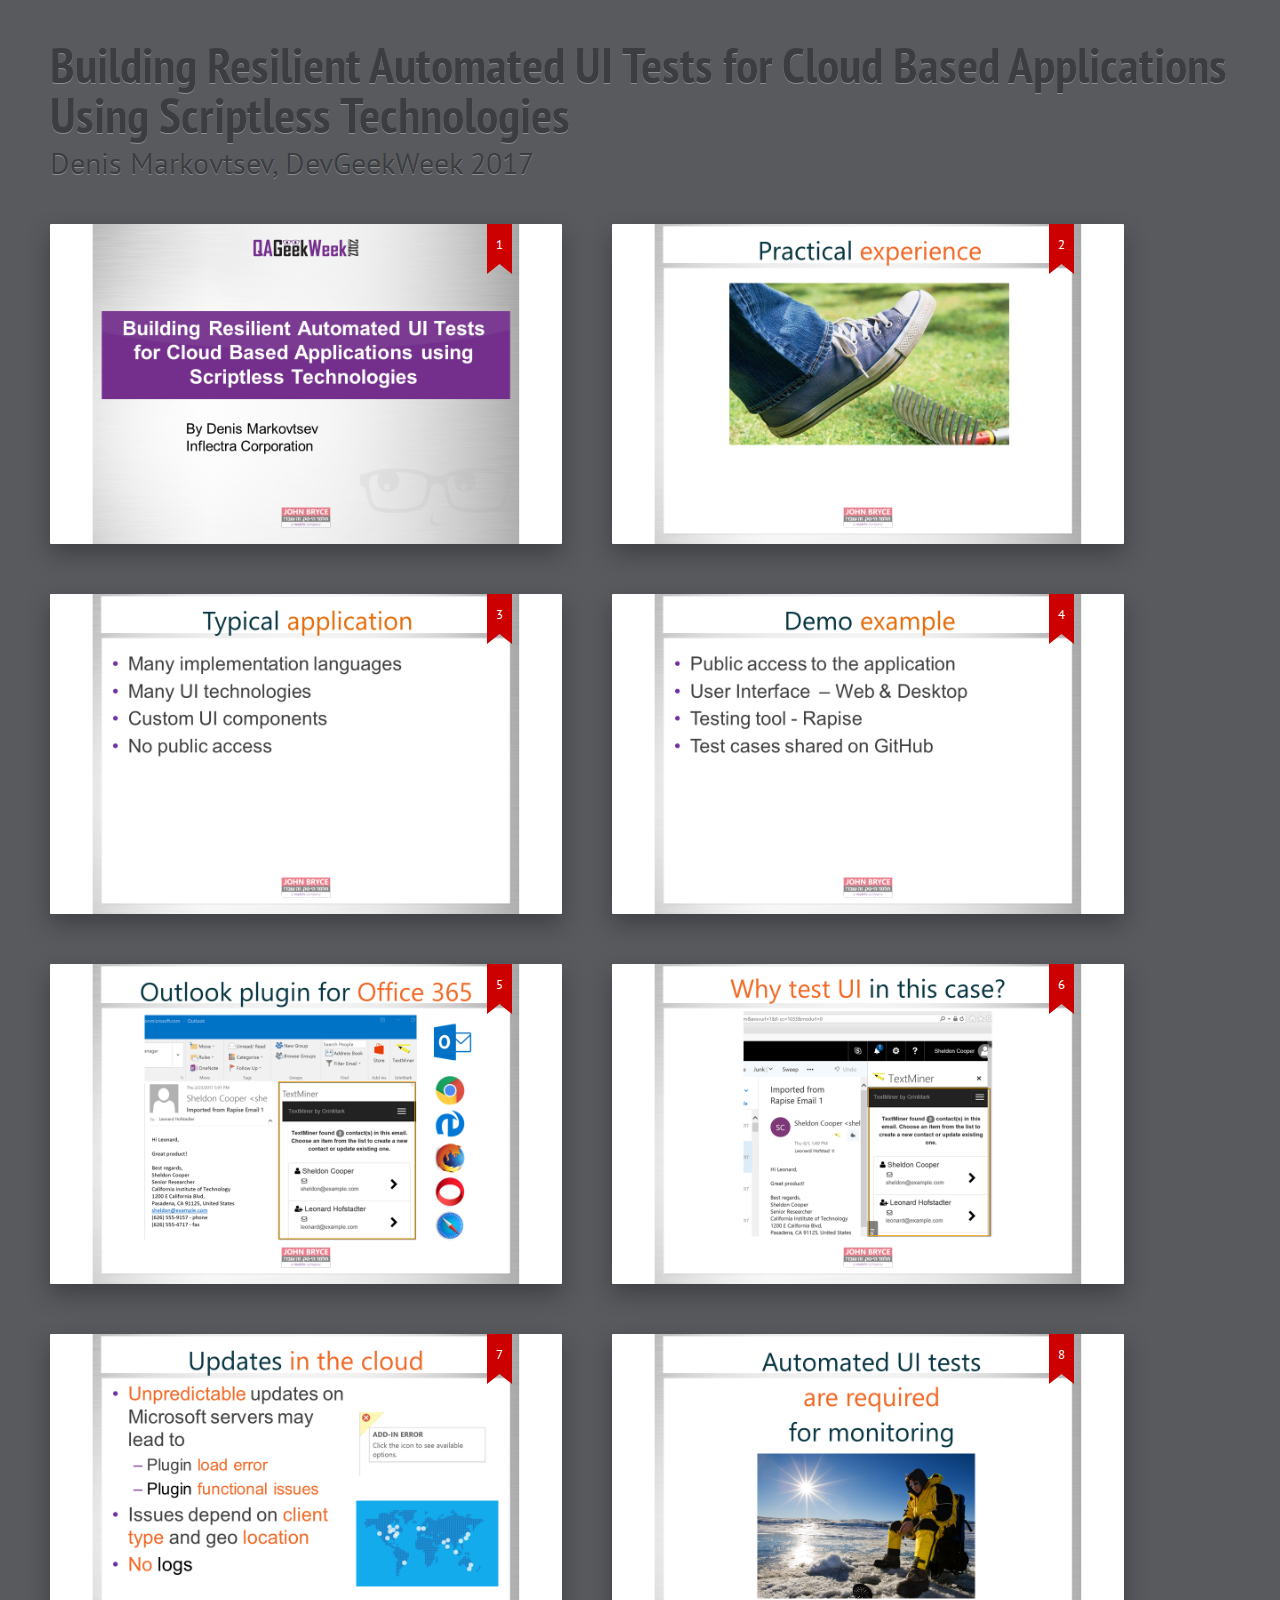
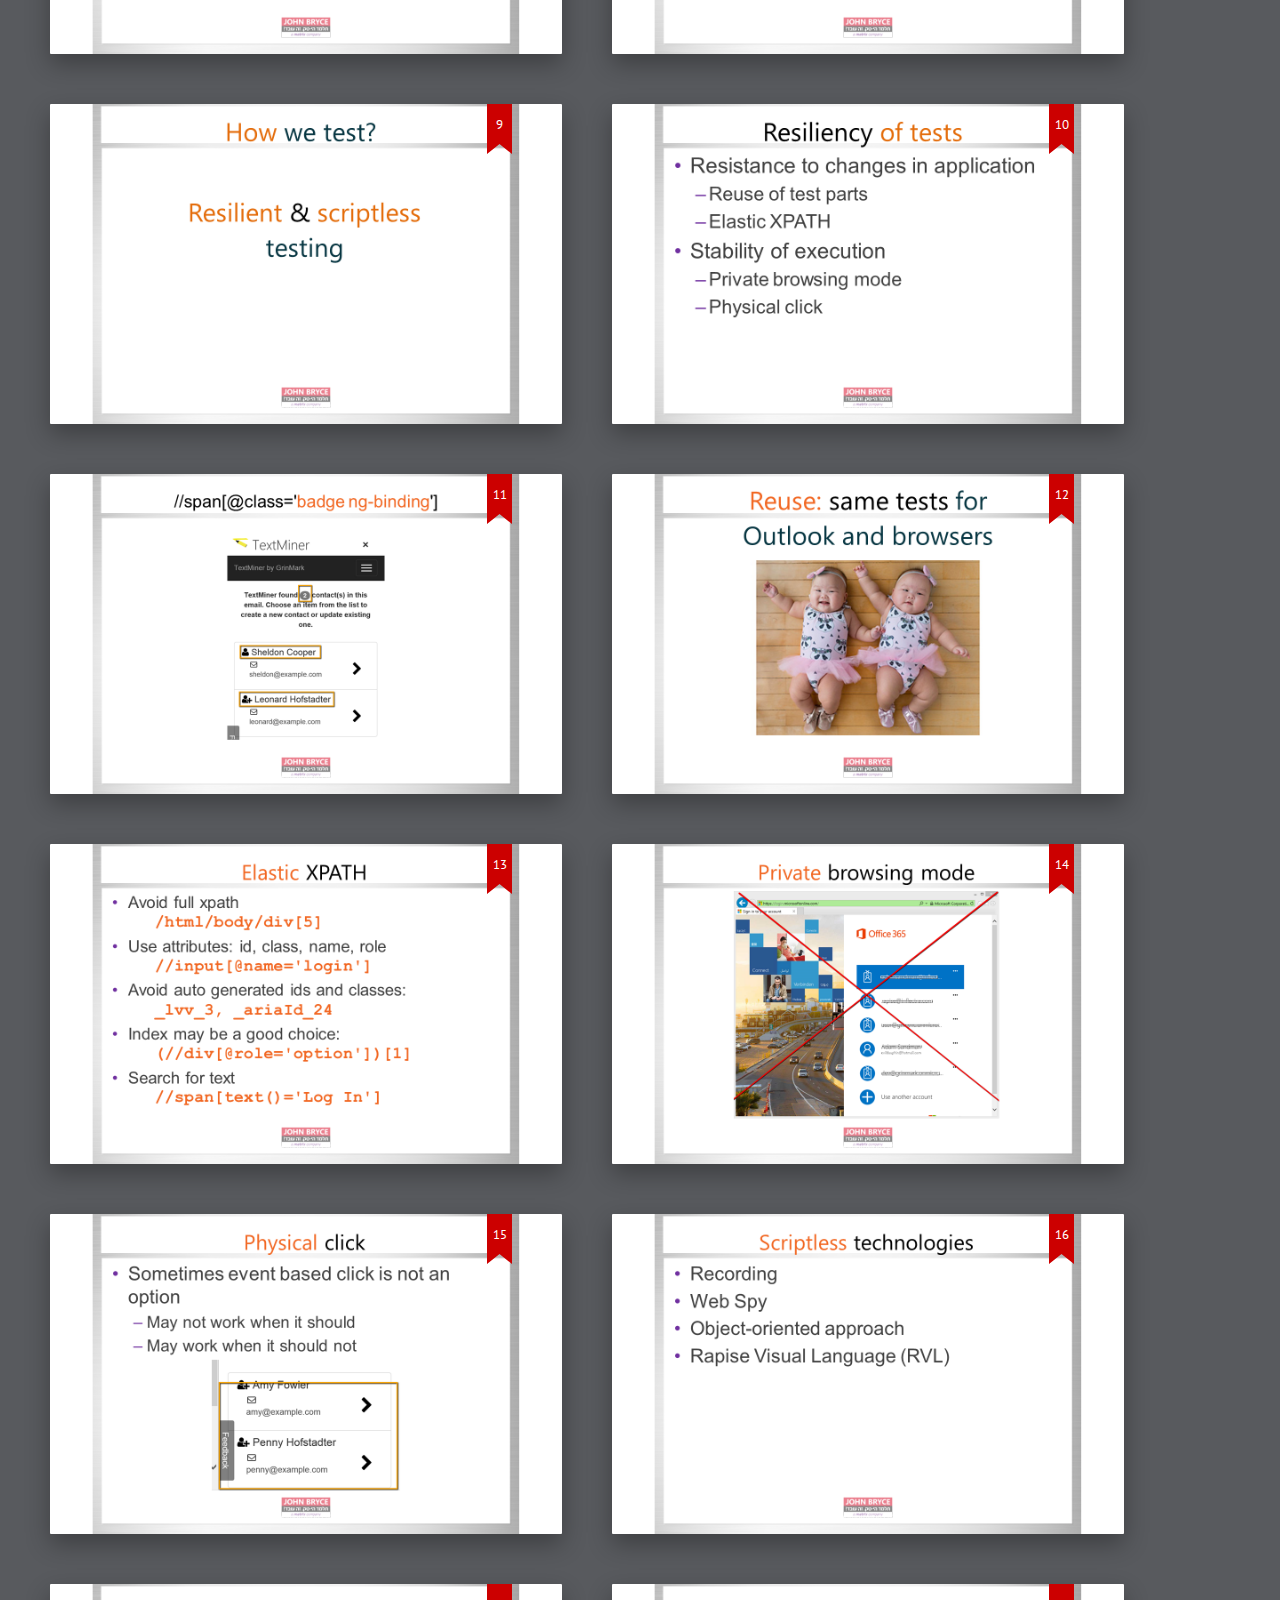
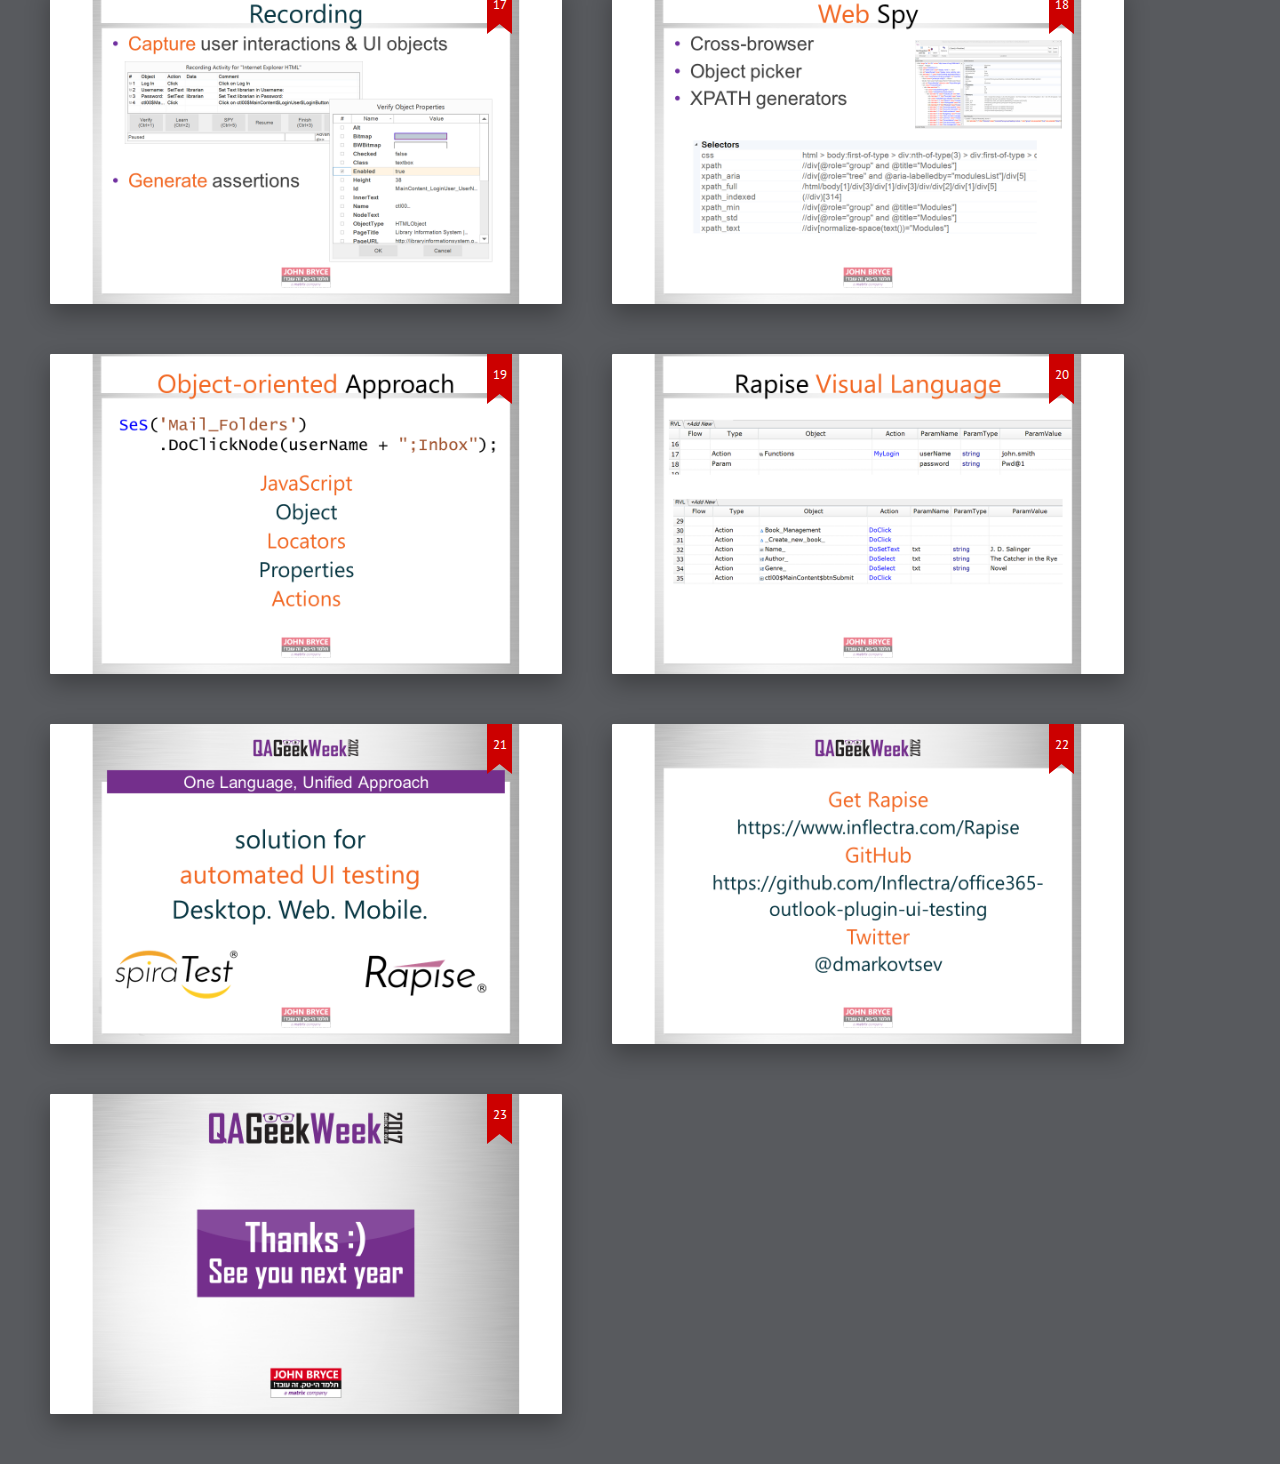
<file: devgeekweek-2017-herzliya/index.html>
<!DOCTYPE html>
<html lang="en">
<head>
	<title>Building Resilient Automated UI Tests for Cloud Based Applications Using Scriptless Technologies</title>
	<meta charset="utf-8">
	<meta http-equiv="x-ua-compatible" content="ie=edge">
	<meta name="viewport" content="width=device-width, initial-scale=1">
	<link rel="stylesheet" href="shower/themes/ribbon/styles/screen-16x10.css">
</head>
<body class="shower list">

	<header class="caption">
		<h1>Building Resilient Automated UI Tests for Cloud Based Applications Using Scriptless Technologies</h1>
		<p>Denis Markovtsev, DevGeekWeek 2017</p>
	</header>

 
  <section class="slide"><img class="cover" src="pictures/Slide1.PNG"/></section>
  <section class="slide"><img class="cover" src="pictures/Slide2.PNG"/></section>
  <section class="slide"><img class="cover" src="pictures/Slide3.PNG"/></section>
  <section class="slide"><img class="cover" src="pictures/Slide4.PNG"/></section>
  <section class="slide"><img class="cover" src="pictures/Slide5.PNG"/></section>
  <section class="slide"><img class="cover" src="pictures/Slide6.PNG"/></section>
  <section class="slide"><img class="cover" src="pictures/Slide7.PNG"/></section>
  <section class="slide"><img class="cover" src="pictures/Slide8.PNG"/></section>
  <section class="slide"><img class="cover" src="pictures/Slide9.PNG"/></section>
  <section class="slide"><img class="cover" src="pictures/Slide10.PNG"/></section>
  <section class="slide"><img class="cover" src="pictures/Slide11.PNG"/></section>
  <section class="slide"><img class="cover" src="pictures/Slide12.PNG"/></section>
  <section class="slide"><img class="cover" src="pictures/Slide13.PNG"/></section>
  <section class="slide"><img class="cover" src="pictures/Slide14.PNG"/></section>
  <section class="slide"><img class="cover" src="pictures/Slide15.PNG"/></section>
  <section class="slide"><img class="cover" src="pictures/Slide16.PNG"/></section>
  <section class="slide"><img class="cover" src="pictures/Slide17.PNG"/></section>
  <section class="slide"><img class="cover" src="pictures/Slide18.PNG"/></section>
  <section class="slide"><img class="cover" src="pictures/Slide19.PNG"/></section>
  <section class="slide"><img class="cover" src="pictures/Slide20.PNG"/></section>
  <section class="slide"><img class="cover" src="pictures/Slide21.PNG"/></section>
  <section class="slide"><img class="cover" src="pictures/Slide22.PNG"/></section>
  <section class="slide"><img class="cover" src="pictures/Slide23.PNG"/></section>
  
	<div class="progress"></div>

	<script src="shower/shower.min.js"></script>
	<!-- Copyright © 2017 Yours Truly, Famous Inc. -->

</body>
</html>
</file>
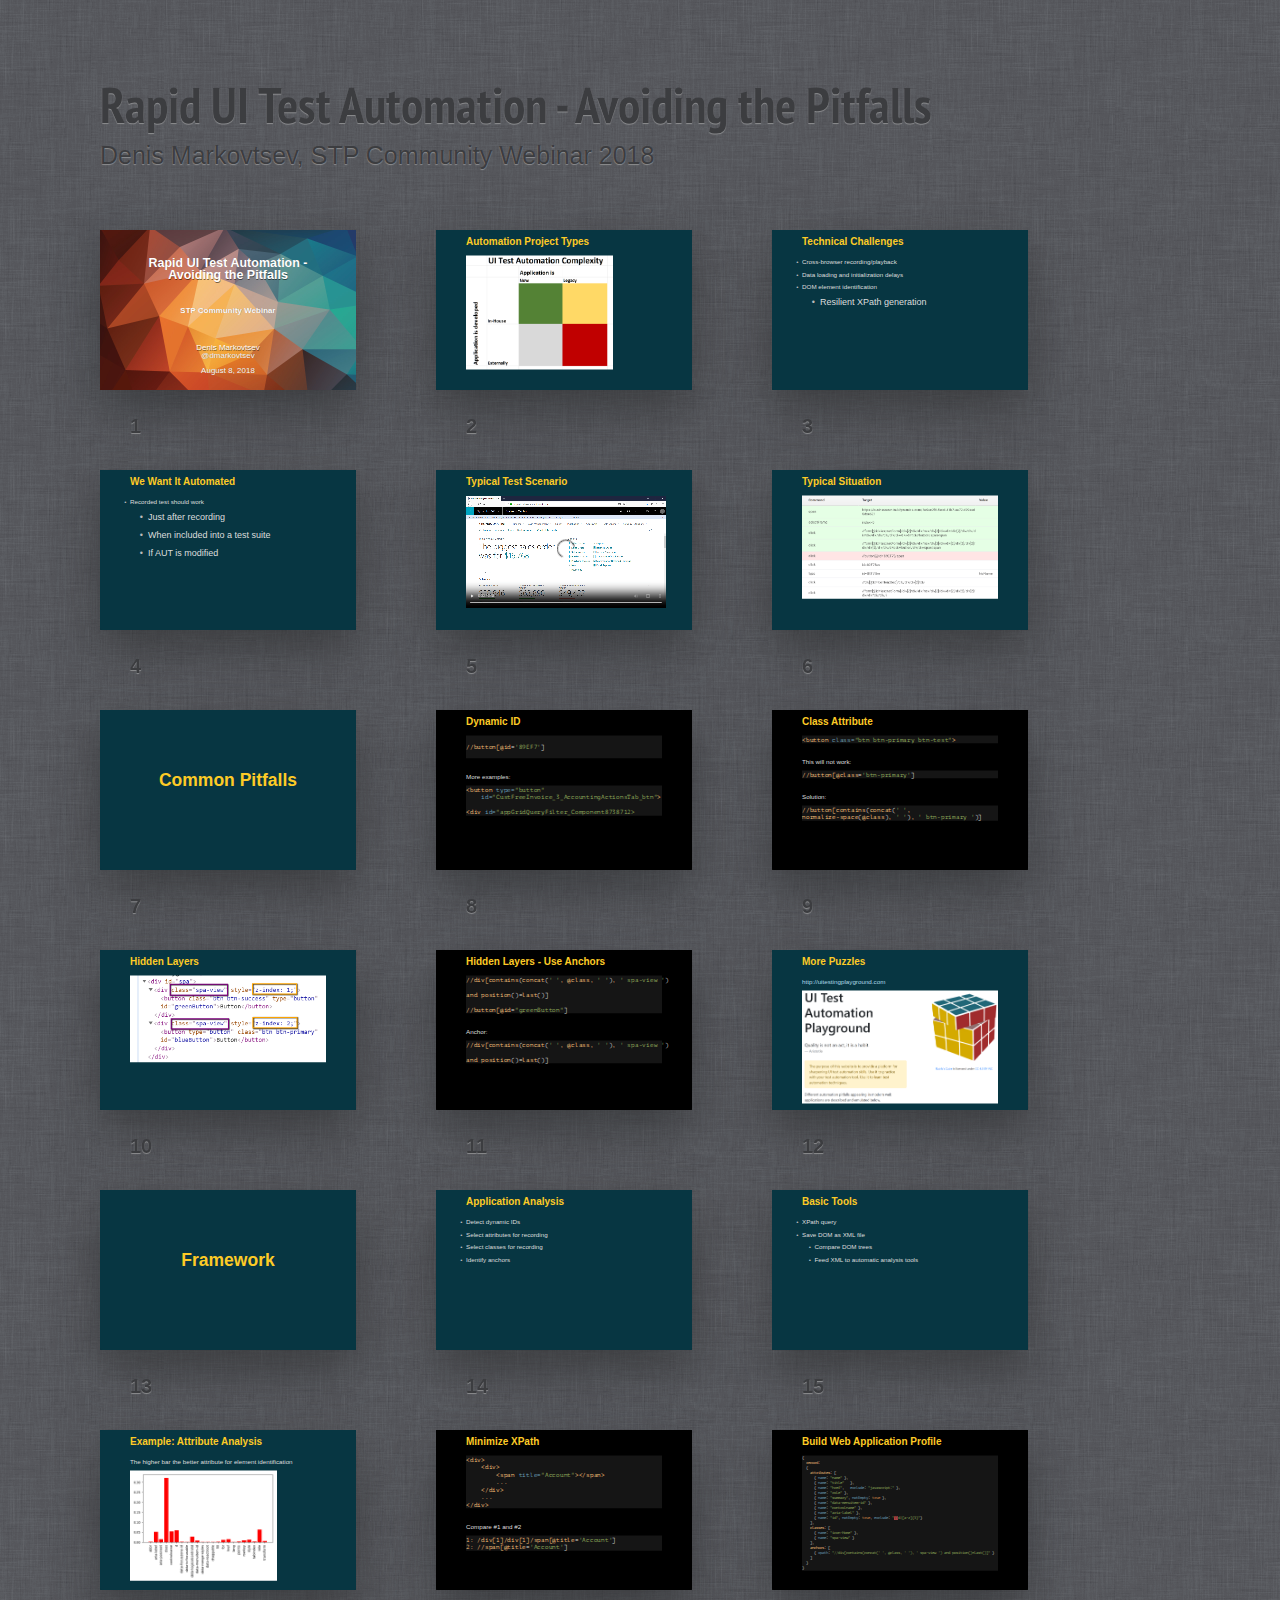
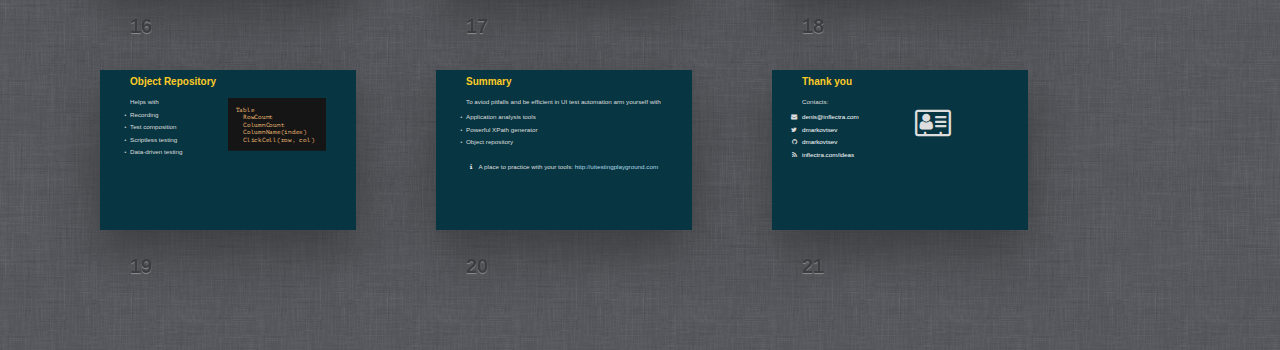
<file: softwaretestpro-webinar-2018/index.html>
<!DOCTYPE HTML>


<html lang="en">
<head>
    <title>Rapid UI Test Automation - Avoiding the Pitfalls</title>
    <meta charset="utf-8">
    <meta name="viewport" content="width=792, user-scalable=no">
    <link rel="stylesheet" href="themes/ribbon/styles/screen.css">
    <link rel="stylesheet" href="css/hl.css">
    <link rel="stylesheet" href="css/inflectra.css">
    <link rel="stylesheet" href="css/font-awesome.min.css">
    
</head>
<body class="list">
    <header class="caption">
        <h1>Rapid UI Test Automation - Avoiding the Pitfalls</h1>
        <p>Denis Markovtsev, STP Community Webinar 2018</p>

    </header>
    
    <section id="cover" class="slide cover"><div><h2>Rapid UI Test Automation - Avoiding the Pitfalls</h2>
<figure>
    <img class="cover" src="pictures/polygons-colorful.jpg" />
</figure>
<p><br />
<br />
<br />
<strong>STP Community Webinar</strong>
<br />
<br />
<br />
<br />
<br />
Denis Markovtsev
<br />
@dmarkovtsev
<br />
<br />
August 8, 2018</p>

</div></section>
<section class="slide" id="automation-project-types"><div><h2>Automation Project Types</h2>
<figure>
  <img src="pictures/UITestAutomationComplexity.png" class="tall_picture" />
</figure>

</div></section>
<section class="slide" id="technical-challenges"><div><h2>Technical Challenges</h2>
<ul>
  <li>Cross-browser recording/playback</li>
  <li>Data loading and initialization delays</li>
  <li>DOM element identification
    <ul class="standout">
      <li>Resilient XPath generation</li>
    </ul>
  </li>
</ul>

</div></section>
<section class="slide" id="we-want-it-automated"><div><h2>We Want It Automated</h2>
<ul>
  <li>Recorded test should work
    <ul class="standout">
      <li>Just after recording</li>
      <li>When included into a test suite</li>
      <li>If AUT is modified</li>
    </ul>
  </li>
</ul>

</div></section>
<section class="slide" id="typical-test-scenario"><div><h2>Typical Test Scenario</h2>
<video width="800" height="450" controls="">
  <source src="pictures/BusinessCentralNewCustomer.mp4" type="video/mp4" />
Your browser does not support the video tag.
</video>

</div></section>
<section class="slide" id="typical-situation"><div><h2>Typical Situation</h2>
<figure>
  <img src="pictures/TypicalSituation1.png" class="picture" />
</figure>

</div></section>
<section class="slide panel" id="common-pitfalls"><div><h2>Common Pitfalls</h2>

</div></section>
<section class="slide example" id="dynamic-id"><div><h2>Dynamic ID</h2>
<div class="language-shell highlighter-rouge"><div class="highlight"><pre class="highlight"><code>
//button[@id<span class="o">=</span><span class="s1">'89EF7'</span><span class="o">]</span>

</code></pre></div></div>
<p>More examples:</p>
<div class="language-html highlighter-rouge"><div class="highlight"><pre class="highlight"><code><span class="nt">&lt;button</span> <span class="na">type=</span><span class="s">"button"</span> 
    <span class="na">id=</span><span class="s">"CustFreeInvoice_3_AccountingActionsTab_btn"</span><span class="nt">&gt;</span>

<span class="nt">&lt;div</span> <span class="na">id=</span><span class="s">"appGridQueryFilter_Component8738712&gt;
</span></code></pre></div></div>

</div></section>
<section class="slide example" id="class-attribute"><div><h2>Class Attribute</h2>
<div class="language-html highlighter-rouge"><div class="highlight"><pre class="highlight"><code><span class="nt">&lt;button</span> <span class="na">class=</span><span class="s">"btn btn-primary btn-test"</span><span class="nt">&gt;</span>
</code></pre></div></div>

<p>This will not work:</p>
<div class="language-shell highlighter-rouge"><div class="highlight"><pre class="highlight"><code>//button[@class<span class="o">=</span><span class="s1">'btn-primary'</span><span class="o">]</span>
</code></pre></div></div>

<p>Solution:</p>
<div class="language-shell highlighter-rouge"><div class="highlight"><pre class="highlight"><code>//button[contains<span class="o">(</span>concat<span class="o">(</span><span class="s1">' '</span>, 
normalize-space<span class="o">(</span>@class<span class="o">)</span>, <span class="s1">' '</span><span class="o">)</span>, <span class="s1">' btn-primary '</span><span class="o">)]</span>
</code></pre></div></div>

</div></section>
<section class="slide" id="hidden-layers"><div><h2>Hidden Layers</h2>
<figure>
  <img src="pictures/HiddenLayers.png" class="picture" />
</figure>

</div></section>
<section class="slide example" id="hidden-layers---use-anchors"><div><h2>Hidden Layers - Use Anchors</h2>
<div class="language-shell highlighter-rouge"><div class="highlight"><pre class="highlight"><code>//div[contains<span class="o">(</span>concat<span class="o">(</span><span class="s1">' '</span>, @class, <span class="s1">' '</span><span class="o">)</span>, <span class="s1">' spa-view '</span><span class="o">)</span>

and position<span class="o">()=</span>last<span class="o">()]</span>

//button[@id<span class="o">=</span><span class="s2">"greenButton"</span><span class="o">]</span>
</code></pre></div></div>
<p>Anchor:</p>
<div class="language-shell highlighter-rouge"><div class="highlight"><pre class="highlight"><code>//div[contains<span class="o">(</span>concat<span class="o">(</span><span class="s1">' '</span>, @class, <span class="s1">' '</span><span class="o">)</span>, <span class="s1">' spa-view '</span><span class="o">)</span>

and position<span class="o">()=</span>last<span class="o">()]</span>
</code></pre></div></div>

</div></section>
<section class="slide" id="more-puzzles"><div><h2>More Puzzles</h2>
<p><a href="http://uitestingplayground.com" class="external-link">http://uitestingplayground.com</a></p>
<figure>
  <img src="pictures/UITAP.png" class="picture" />
</figure>

</div></section>
<section class="slide panel" id="framework"><div><h2>Framework</h2>

</div></section>
<section class="slide" id="application-analysis"><div><h2>Application Analysis</h2>
<ul>
  <li>Detect dynamic IDs</li>
  <li>Select attributes for recording</li>
  <li>Select classes for recording</li>
  <li>Identify anchors</li>
</ul>

</div></section>
<section class="slide" id="basic-tools"><div><h2>Basic Tools</h2>
<ul>
  <li>XPath query</li>
  <li>Save DOM as XML file
    <ul>
      <li>Compare DOM trees</li>
      <li>Feed XML to automatic analysis tools</li>
    </ul>
  </li>
</ul>

</div></section>
<section class="slide" id="example-attribute-analysis"><div><h2>Example: Attribute Analysis</h2>
<p>The higher bar the better attribute for element identification</p>
<figure>
  <img src="pictures/AttrStatBusinessCentralFiltered.png" class="tall_picture" />
</figure>

</div></section>
<section class="slide example" id="minimize-xpath"><div><h2>Minimize XPath</h2>
<div class="language-xml highlighter-rouge"><div class="highlight"><pre class="highlight"><code><span class="nt">&lt;div&gt;</span>
    <span class="nt">&lt;div&gt;</span>
        <span class="nt">&lt;span</span> <span class="na">title=</span><span class="s">"Account"</span><span class="nt">&gt;&lt;/span&gt;</span>
        ...
    <span class="nt">&lt;/div&gt;</span>
    ...
<span class="nt">&lt;/div&gt;</span>
</code></pre></div></div>
<p>Compare #1 and #2</p>
<div class="language-shell highlighter-rouge"><div class="highlight"><pre class="highlight"><code>1: /div[1]/div[1]/span[@title<span class="o">=</span><span class="s1">'Account'</span><span class="o">]</span>
2: //span[@title<span class="o">=</span><span class="s1">'Account'</span><span class="o">]</span>
</code></pre></div></div>

</div></section>
<section class="slide example" id="build-web-application-profile"><div><h2>Build Web Application Profile</h2>
<div class="language-javascript codesmall highlighter-rouge"><div class="highlight"><pre class="highlight"><code><span class="p">{</span>
  <span class="nl">record</span><span class="p">:</span> 
  <span class="p">{</span>
    <span class="nl">attributes</span><span class="p">:</span> <span class="p">[</span>
      <span class="p">{</span> <span class="na">name</span><span class="p">:</span> <span class="s2">"name"</span> <span class="p">},</span>
      <span class="p">{</span> <span class="na">name</span><span class="p">:</span> <span class="s2">"title"</span>	<span class="p">},</span>
      <span class="p">{</span> <span class="na">name</span><span class="p">:</span> <span class="s2">"href"</span><span class="p">,</span>	<span class="na">exclude</span><span class="p">:</span> <span class="s2">"javascript:"</span> <span class="p">},</span>
      <span class="p">{</span> <span class="na">name</span><span class="p">:</span> <span class="s2">"role"</span> <span class="p">},</span>
      <span class="p">{</span> <span class="na">name</span><span class="p">:</span> <span class="s2">"summary"</span><span class="p">,</span> <span class="na">notEmpty</span><span class="p">:</span> <span class="kc">true</span> <span class="p">},</span>
      <span class="p">{</span> <span class="na">name</span><span class="p">:</span> <span class="s2">"data-menuitem-id"</span> <span class="p">},</span>
      <span class="p">{</span> <span class="na">name</span><span class="p">:</span> <span class="s2">"controlname"</span> <span class="p">},</span>
      <span class="p">{</span> <span class="na">name</span><span class="p">:</span> <span class="s2">"aria-label"</span> <span class="p">},</span>
      <span class="p">{</span> <span class="na">name</span><span class="p">:</span> <span class="s2">"id"</span><span class="p">,</span> <span class="na">notEmpty</span><span class="p">:</span> <span class="kc">true</span><span class="p">,</span> <span class="na">exclude</span><span class="p">:</span> <span class="s2">"</span><span class="err">\\</span><span class="s2">d|[a-z]{5}"</span><span class="p">}</span>
    <span class="p">],</span>
    <span class="nx">classes</span><span class="p">:</span> <span class="p">[</span>
      <span class="p">{</span> <span class="na">name</span><span class="p">:</span> <span class="s2">"icon-Home"</span> <span class="p">},</span>
      <span class="p">{</span> <span class="na">name</span><span class="p">:</span> <span class="s2">"spa-view"</span> <span class="p">}</span>
    <span class="p">],</span>
    <span class="nx">anchors</span><span class="p">:</span> <span class="p">[</span>
      <span class="p">{</span> <span class="na">xpath</span><span class="p">:</span> <span class="s2">"//div[contains(concat(' ', @class, ' '), ' spa-view ') and position()=last()]"</span> <span class="p">}</span>
    <span class="p">]</span>
  <span class="p">}</span>
<span class="p">}</span>
</code></pre></div></div>

</div></section>
<section class="slide" id="object-repository"><div><h2>Object Repository</h2>
<table>
<tr>
    <td style="width:50%;background:none;">
        Helps with
        <ul>
            <li>Recording</li>
            <li>Test composition</li>
            <li>Scriptless testing</li>
            <li>Data-driven testing</li>
        </ul>
    </td>
    <td style="width:50%;background:none;">
        <pre class="highlight"><code>
  Table
    RowCount
    ColumnCount
    ColumnName(index)
    ClickCell(row, col)
        </code></pre>
    </td>
</tr>
</table>

</div></section>
<section class="slide" id="summary"><div><h2>Summary</h2>
<p>To aviod pitfalls and be efficient in UI test automation arm yourself with</p>

<ul>
  <li>Application analysis tools</li>
  <li>Powerful XPath generator</li>
  <li>Object repository</li>
</ul>

<p><i class="fa fa-info monofa" aria-hidden="true"></i>A place to practice with your tools: <a href="http://uitestingplayground.com" class="external-link">http://uitestingplayground.com</a></p>

</div></section>
<section class="slide" id="thank-you"><div><h2>Thank you</h2>

<p>Contacts:</p>
<ul class="no-bullets fa-bullets">
    <li><i class="fa fa-envelope monofa" aria-hidden="true"></i><a href="mailto://denis@inflectra.com">denis@inflectra.com</a></li>
    <li><i class="fa fa-twitter monofa" aria-hidden="true"></i><a href="https://twitter.com/dmarkovtsev">dmarkovtsev</a></li>
    <li><i class="fa fa-github monofa" aria-hidden="true"></i><a href="https://github.com/dmarkovtsev">dmarkovtsev</a></li>
    <li><i class="fa fa-rss monofa" aria-hidden="true"></i><a href="htts://inflectra.com/ideas">inflectra.com/ideas</a></li>
</ul>
<div id="qrcode"><i class="fa fa-address-card-o fa-5x monofa" aria-hidden="true"></i></div>


</div></section>

    <div class="progress"><div></div></div>
    <script src="shower/shower.min.js"></script>
    <!-- Copyright © 2018 Denis Markovtsev, STP Community Webinar 2018 -->
</body>
</html>
</file>
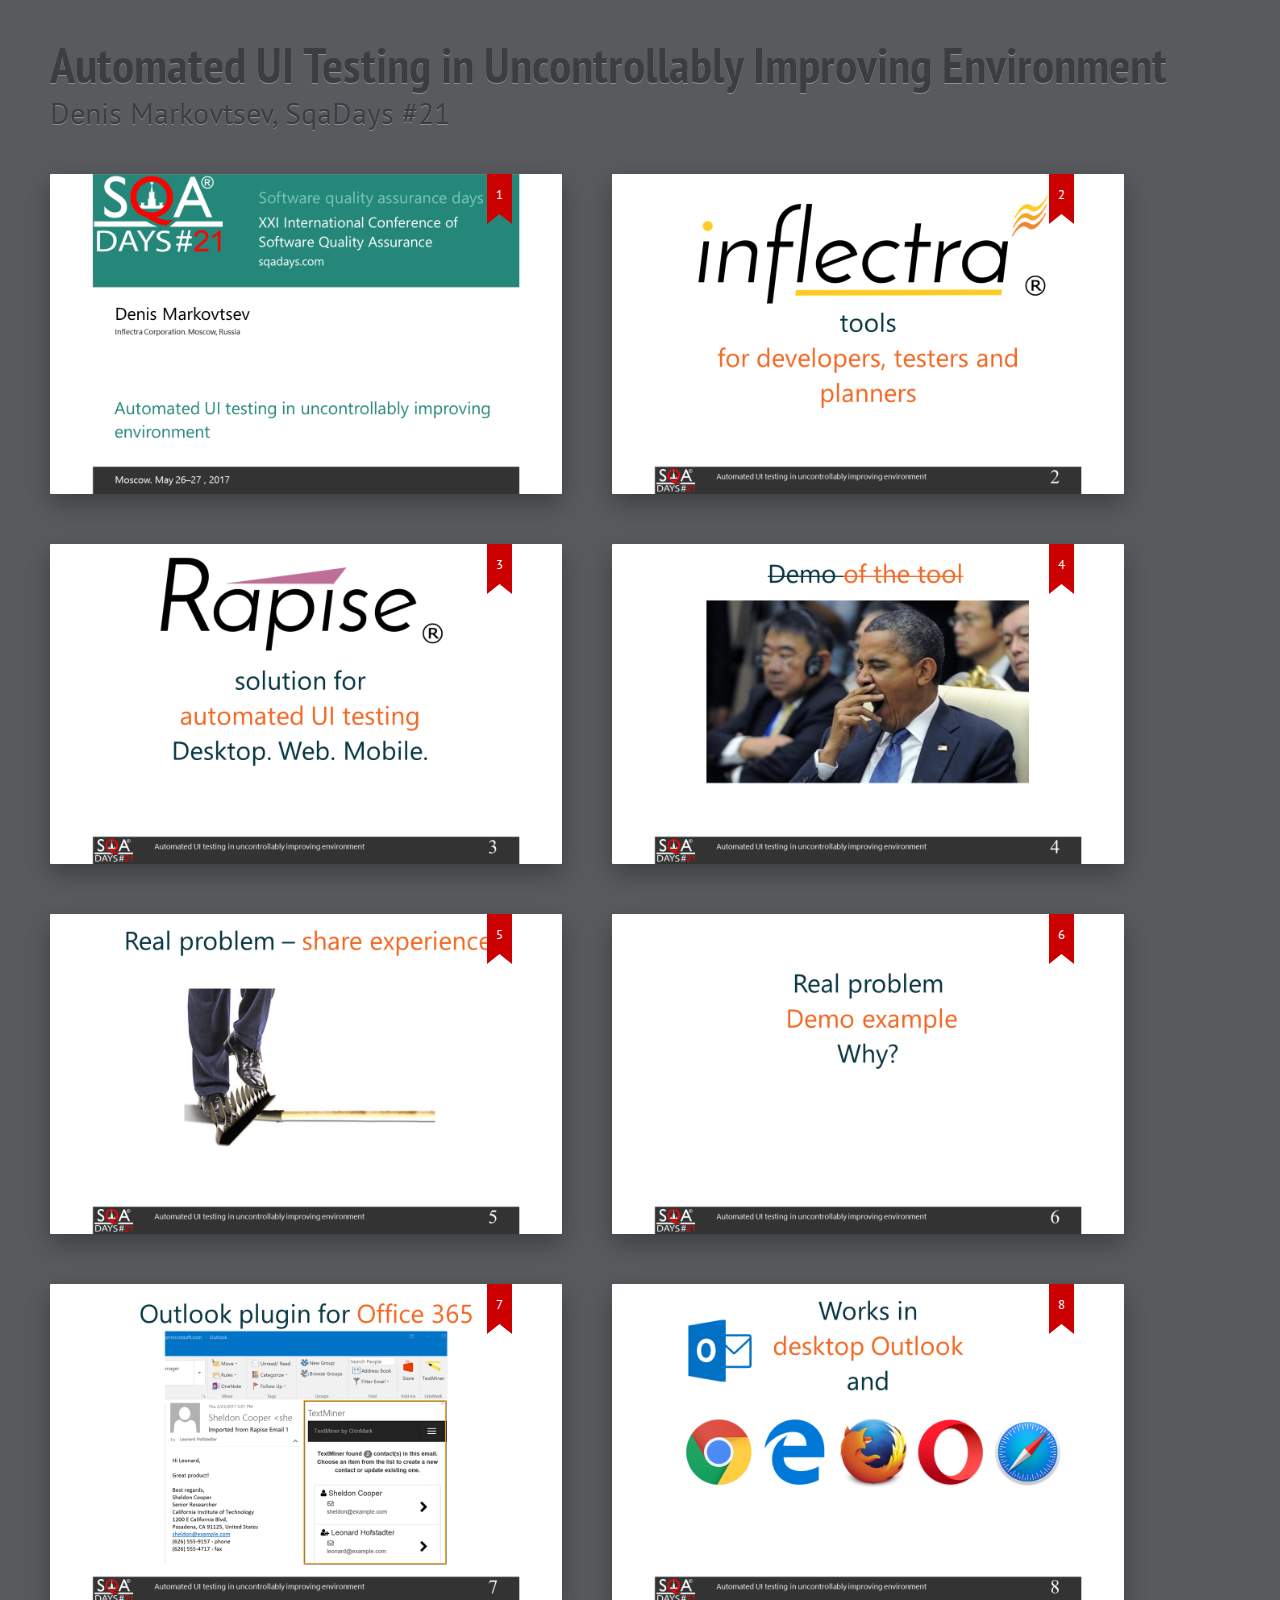
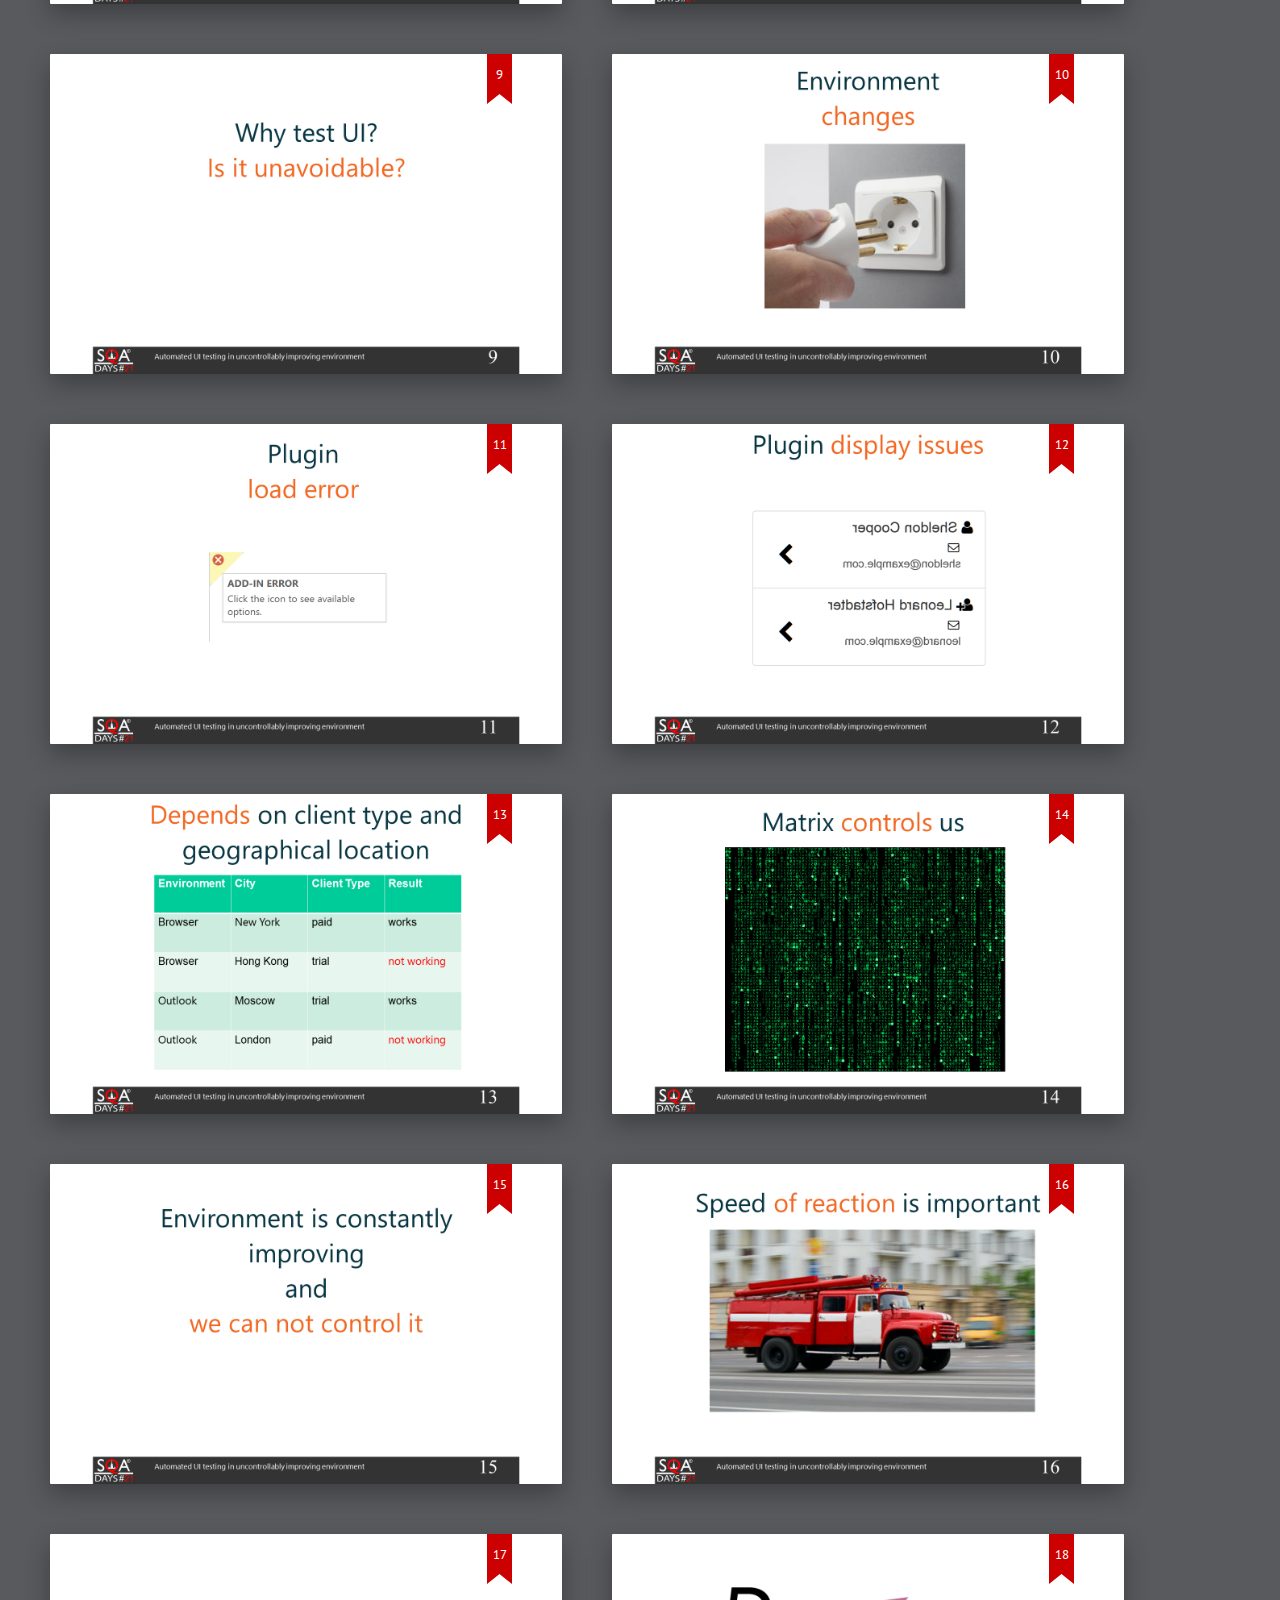
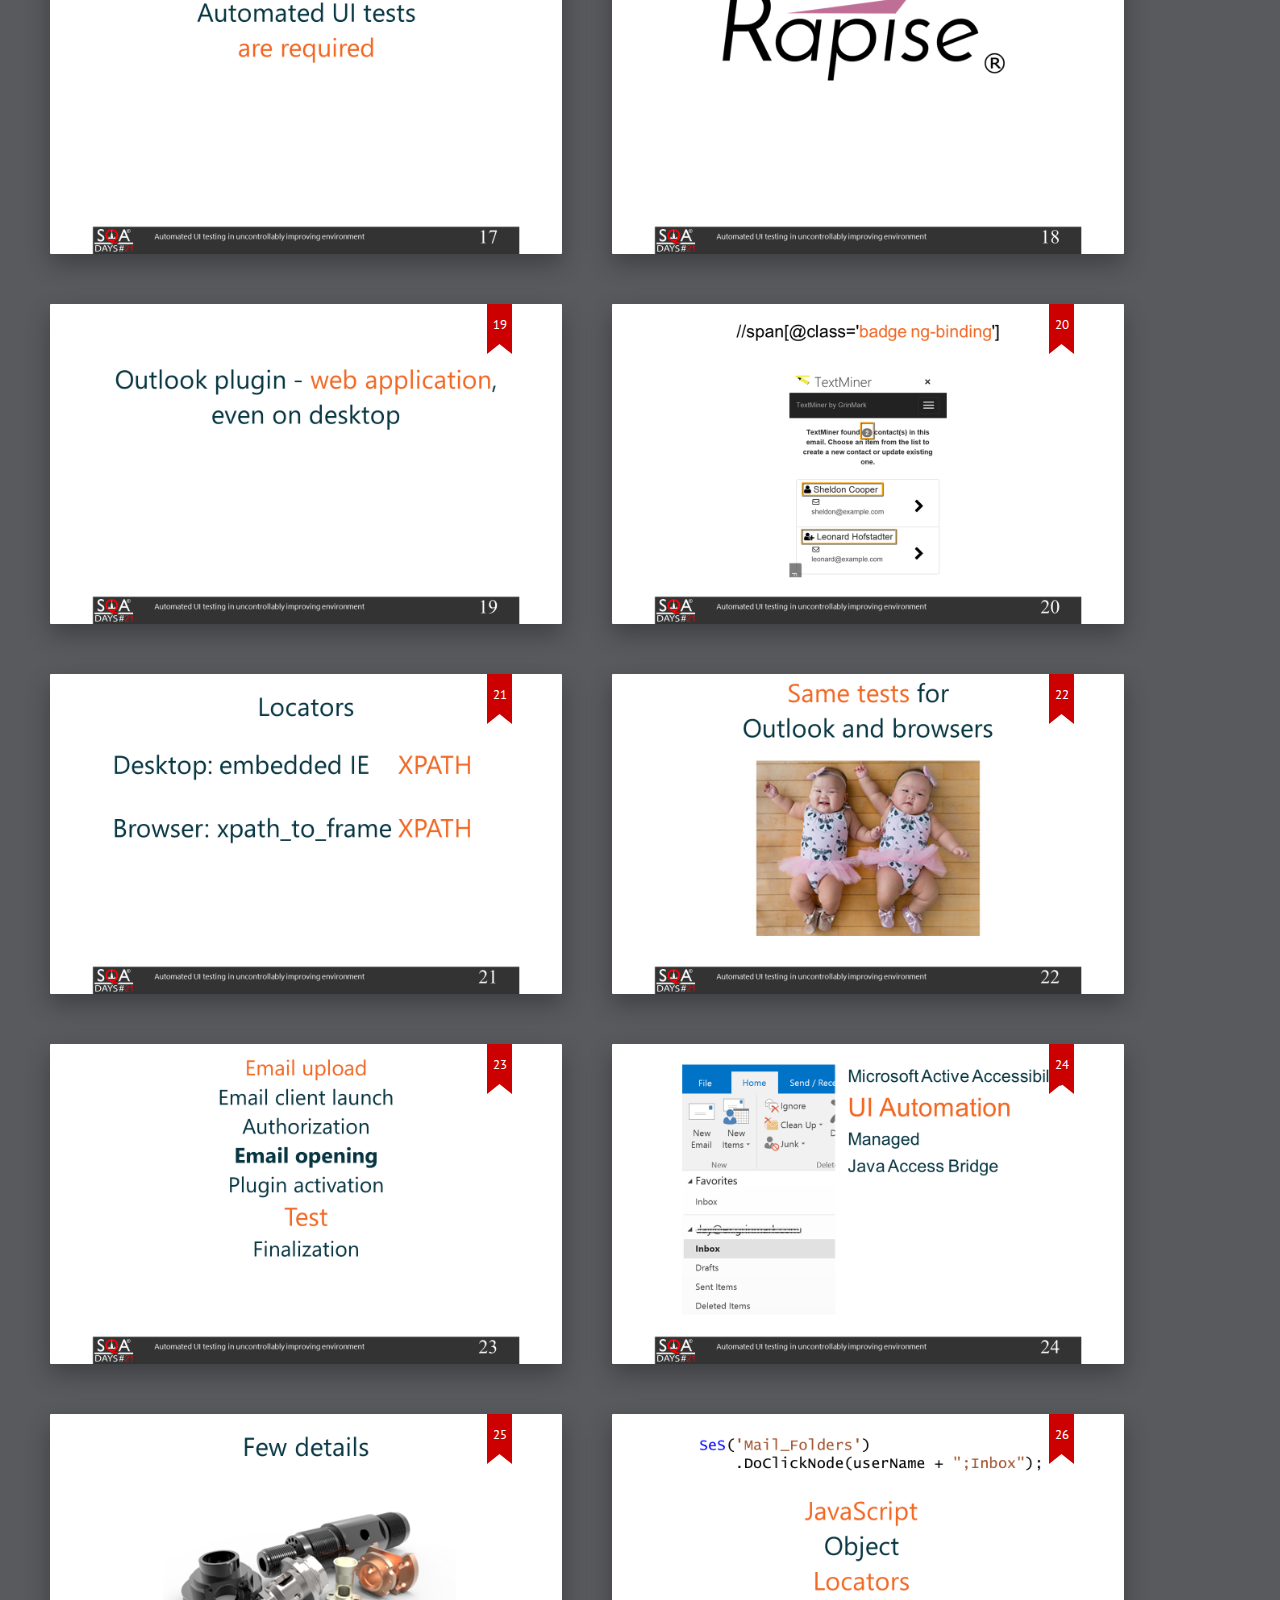
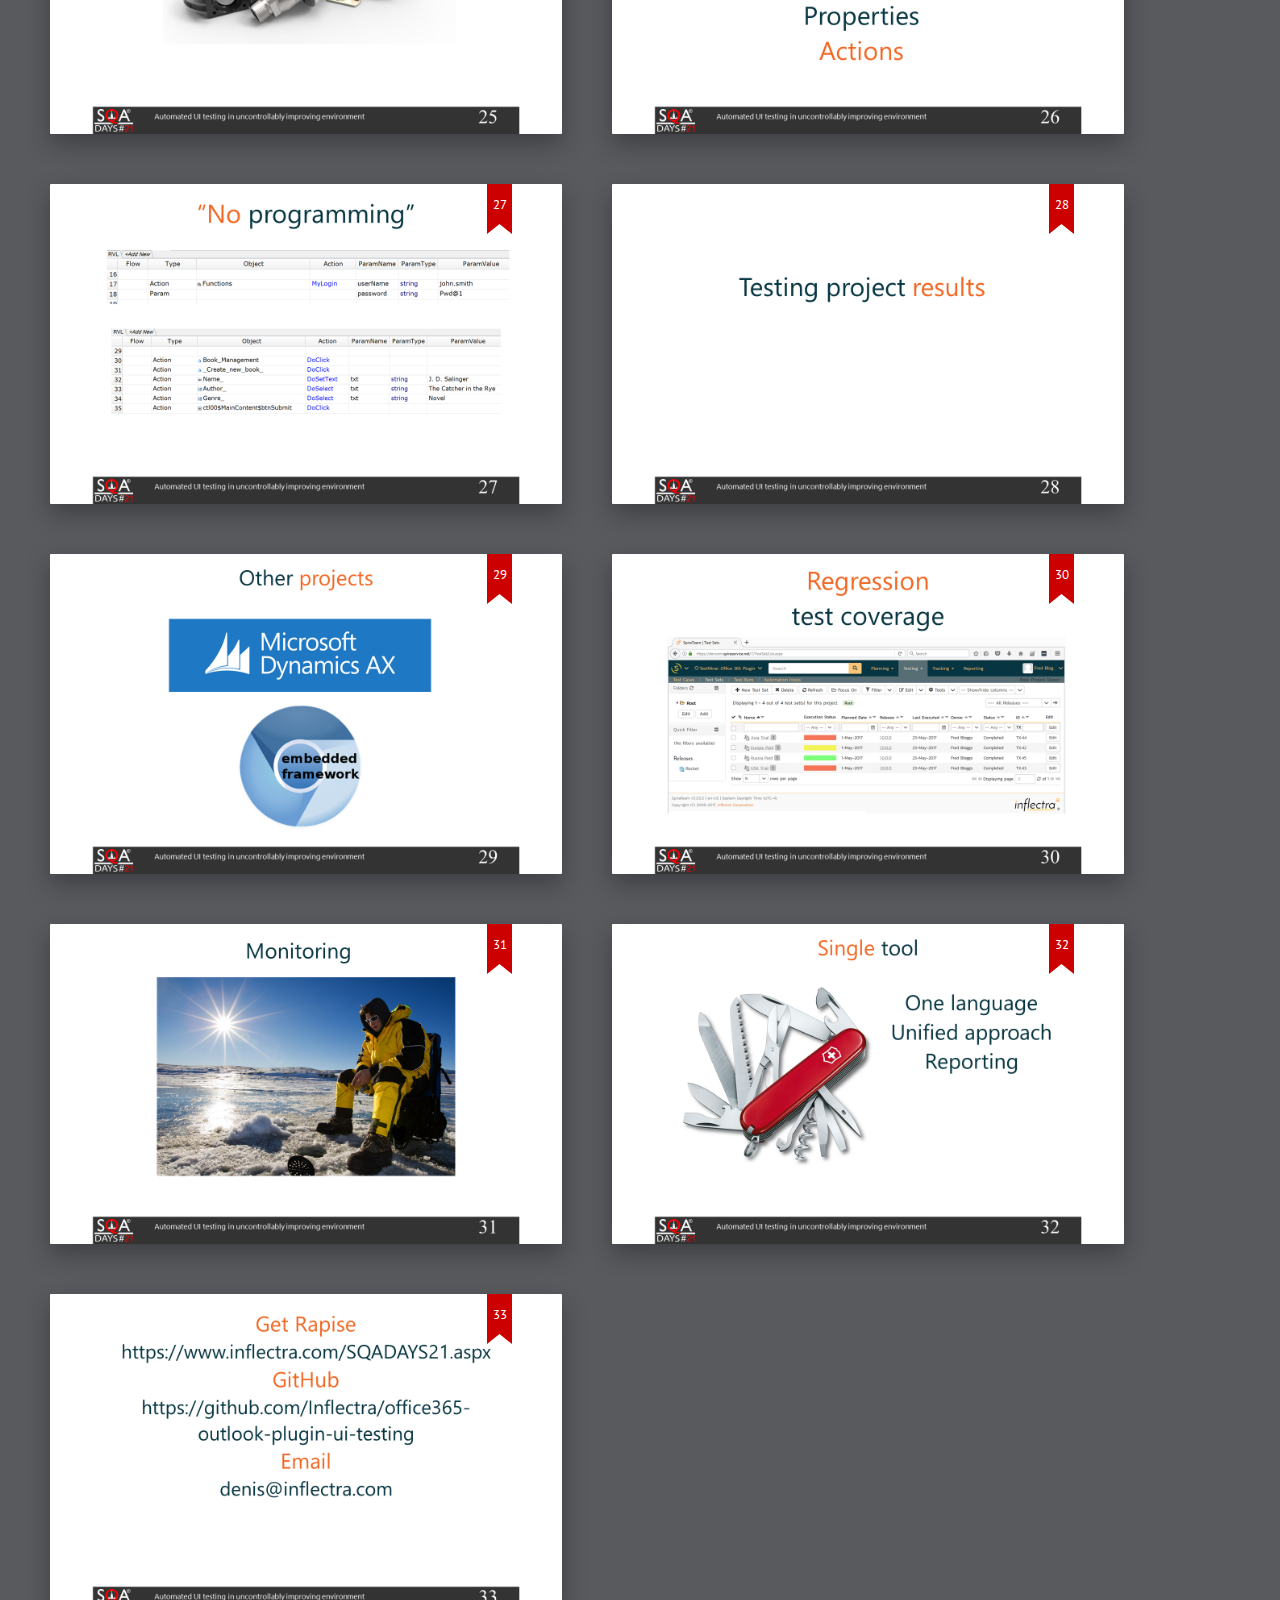
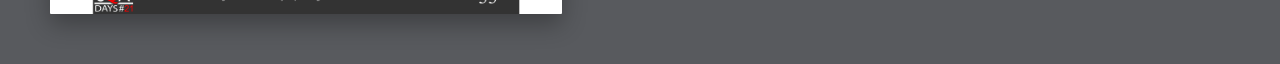
<file: sqadays-2017-moscow/index.html>
<!DOCTYPE html>
<html lang="en">
<head>
	<title>Automated UI Testing in Uncontrollably Improving Environment</title>
	<meta charset="utf-8">
	<meta http-equiv="x-ua-compatible" content="ie=edge">
	<meta name="viewport" content="width=device-width, initial-scale=1">
	<link rel="stylesheet" href="shower/themes/ribbon/styles/screen-16x10.css">
</head>
<body class="shower list">

	<header class="caption">
		<h1>Automated UI Testing in Uncontrollably Improving Environment</h1>
		<p>Denis Markovtsev, SqaDays #21</p>
	</header>

  <section class="slide"><img class="cover" src="pictures/Slide1.PNG"/></section>
  <section class="slide"><img class="cover" src="pictures/Slide2.PNG"/></section>
  <section class="slide"><img class="cover" src="pictures/Slide3.PNG"/></section>
  <section class="slide"><img class="cover" src="pictures/Slide4.PNG"/></section>
  <section class="slide"><img class="cover" src="pictures/Slide5.PNG"/></section>
  <section class="slide"><img class="cover" src="pictures/Slide6.PNG"/></section>
  <section class="slide"><img class="cover" src="pictures/Slide7.PNG"/></section>
  <section class="slide"><img class="cover" src="pictures/Slide8.PNG"/></section>
  <section class="slide"><img class="cover" src="pictures/Slide9.PNG"/></section>
  <section class="slide"><img class="cover" src="pictures/Slide10.PNG"/></section>
  <section class="slide"><img class="cover" src="pictures/Slide11.PNG"/></section>
  <section class="slide"><img class="cover" src="pictures/Slide12.PNG"/></section>
  <section class="slide"><img class="cover" src="pictures/Slide13.PNG"/></section>
  <section class="slide"><img class="cover" src="pictures/Slide14.PNG"/></section>
  <section class="slide"><img class="cover" src="pictures/Slide15.PNG"/></section>
  <section class="slide"><img class="cover" src="pictures/Slide16.PNG"/></section>
  <section class="slide"><img class="cover" src="pictures/Slide17.PNG"/></section>
  <section class="slide"><img class="cover" src="pictures/Slide18.PNG"/></section>
  <section class="slide"><img class="cover" src="pictures/Slide19.PNG"/></section>
  <section class="slide"><img class="cover" src="pictures/Slide20.PNG"/></section>
  <section class="slide"><img class="cover" src="pictures/Slide21.PNG"/></section>
  <section class="slide"><img class="cover" src="pictures/Slide22.PNG"/></section>
  <section class="slide"><img class="cover" src="pictures/Slide23.PNG"/></section>
  <section class="slide"><img class="cover" src="pictures/Slide24.PNG"/></section>
  <section class="slide"><img class="cover" src="pictures/Slide25.PNG"/></section>
  <section class="slide"><img class="cover" src="pictures/Slide26.PNG"/></section>
  <section class="slide"><img class="cover" src="pictures/Slide27.PNG"/></section>
  <section class="slide"><img class="cover" src="pictures/Slide28.PNG"/></section>
  <section class="slide"><img class="cover" src="pictures/Slide29.PNG"/></section>
  <section class="slide"><img class="cover" src="pictures/Slide30.PNG"/></section>
  <section class="slide"><img class="cover" src="pictures/Slide31.PNG"/></section>
  <section class="slide"><img class="cover" src="pictures/Slide32.PNG"/></section>
  <section class="slide"><img class="cover" src="pictures/Slide33.PNG"/></section>  
  
	<div class="progress"></div>

	<script src="shower/shower.min.js"></script>
	<!-- Copyright © 2017 Yours Truly, Famous Inc. -->

</body>
</html>
</file>
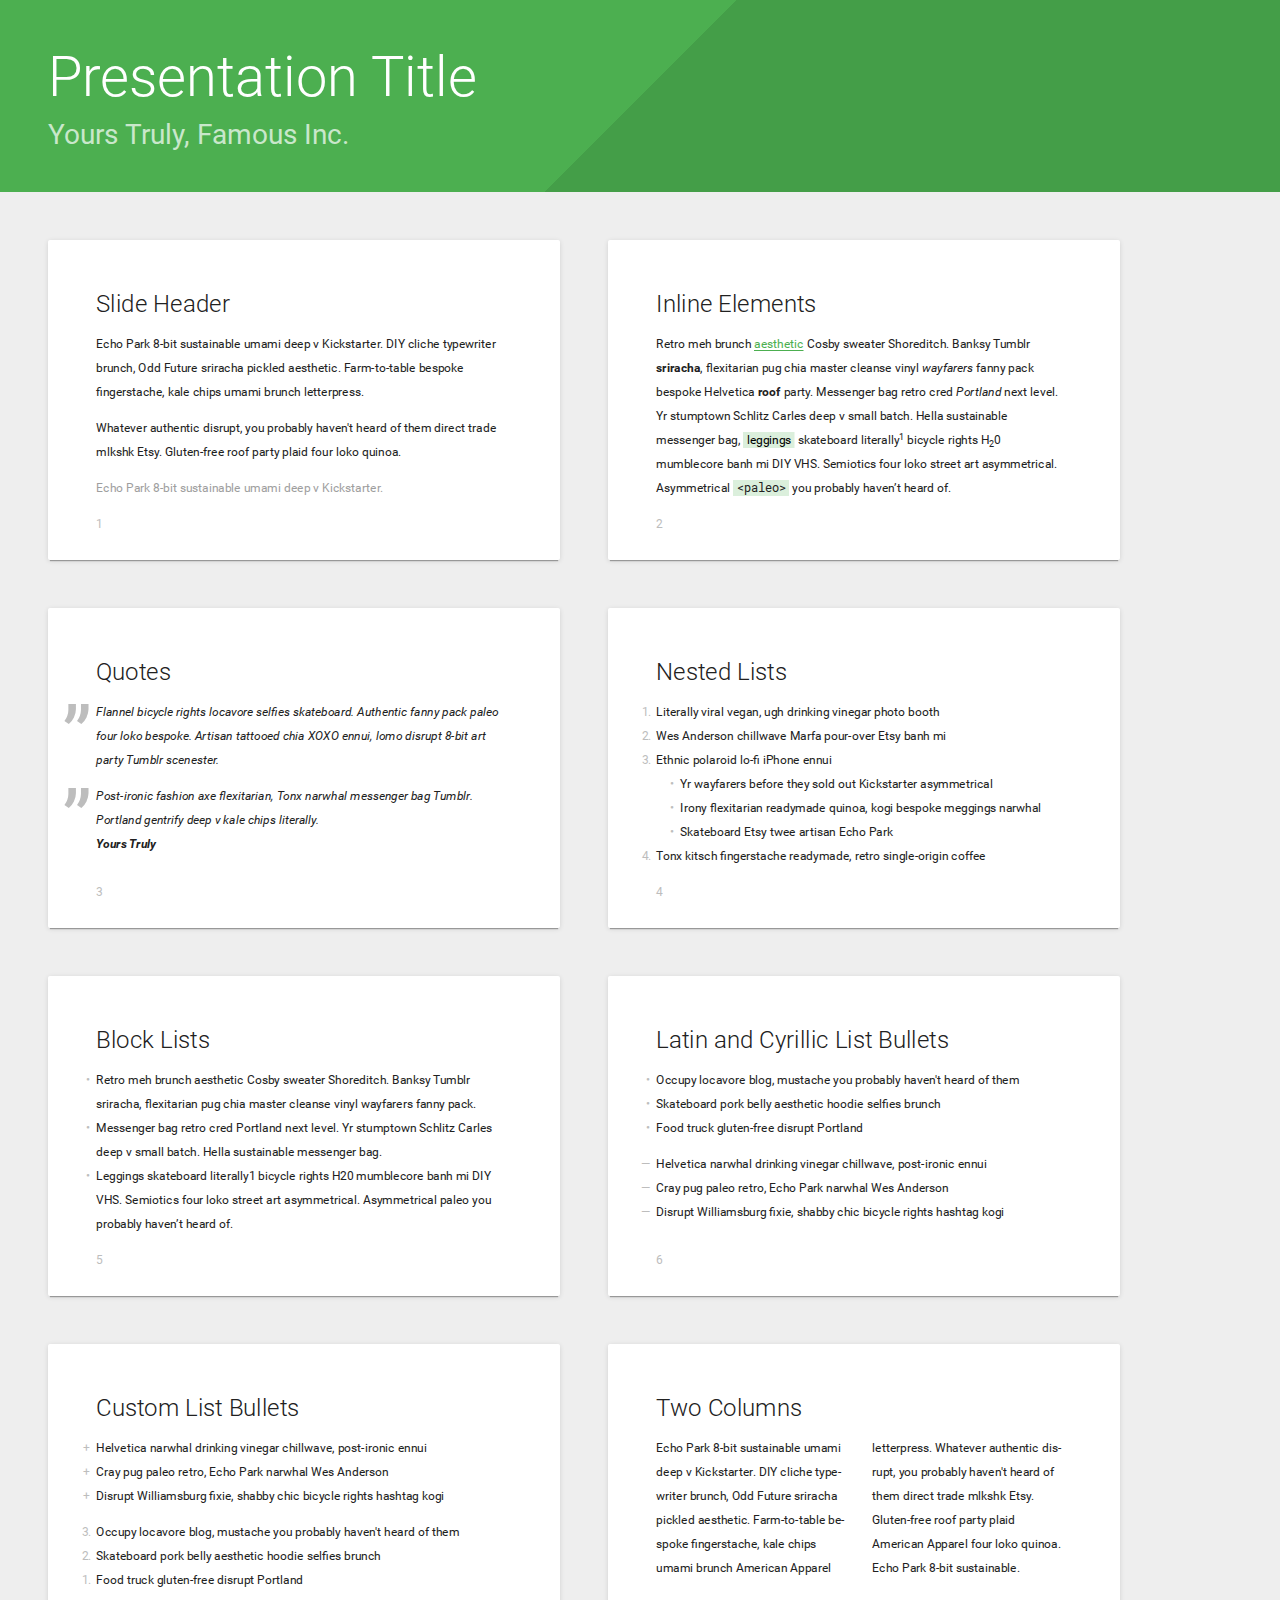
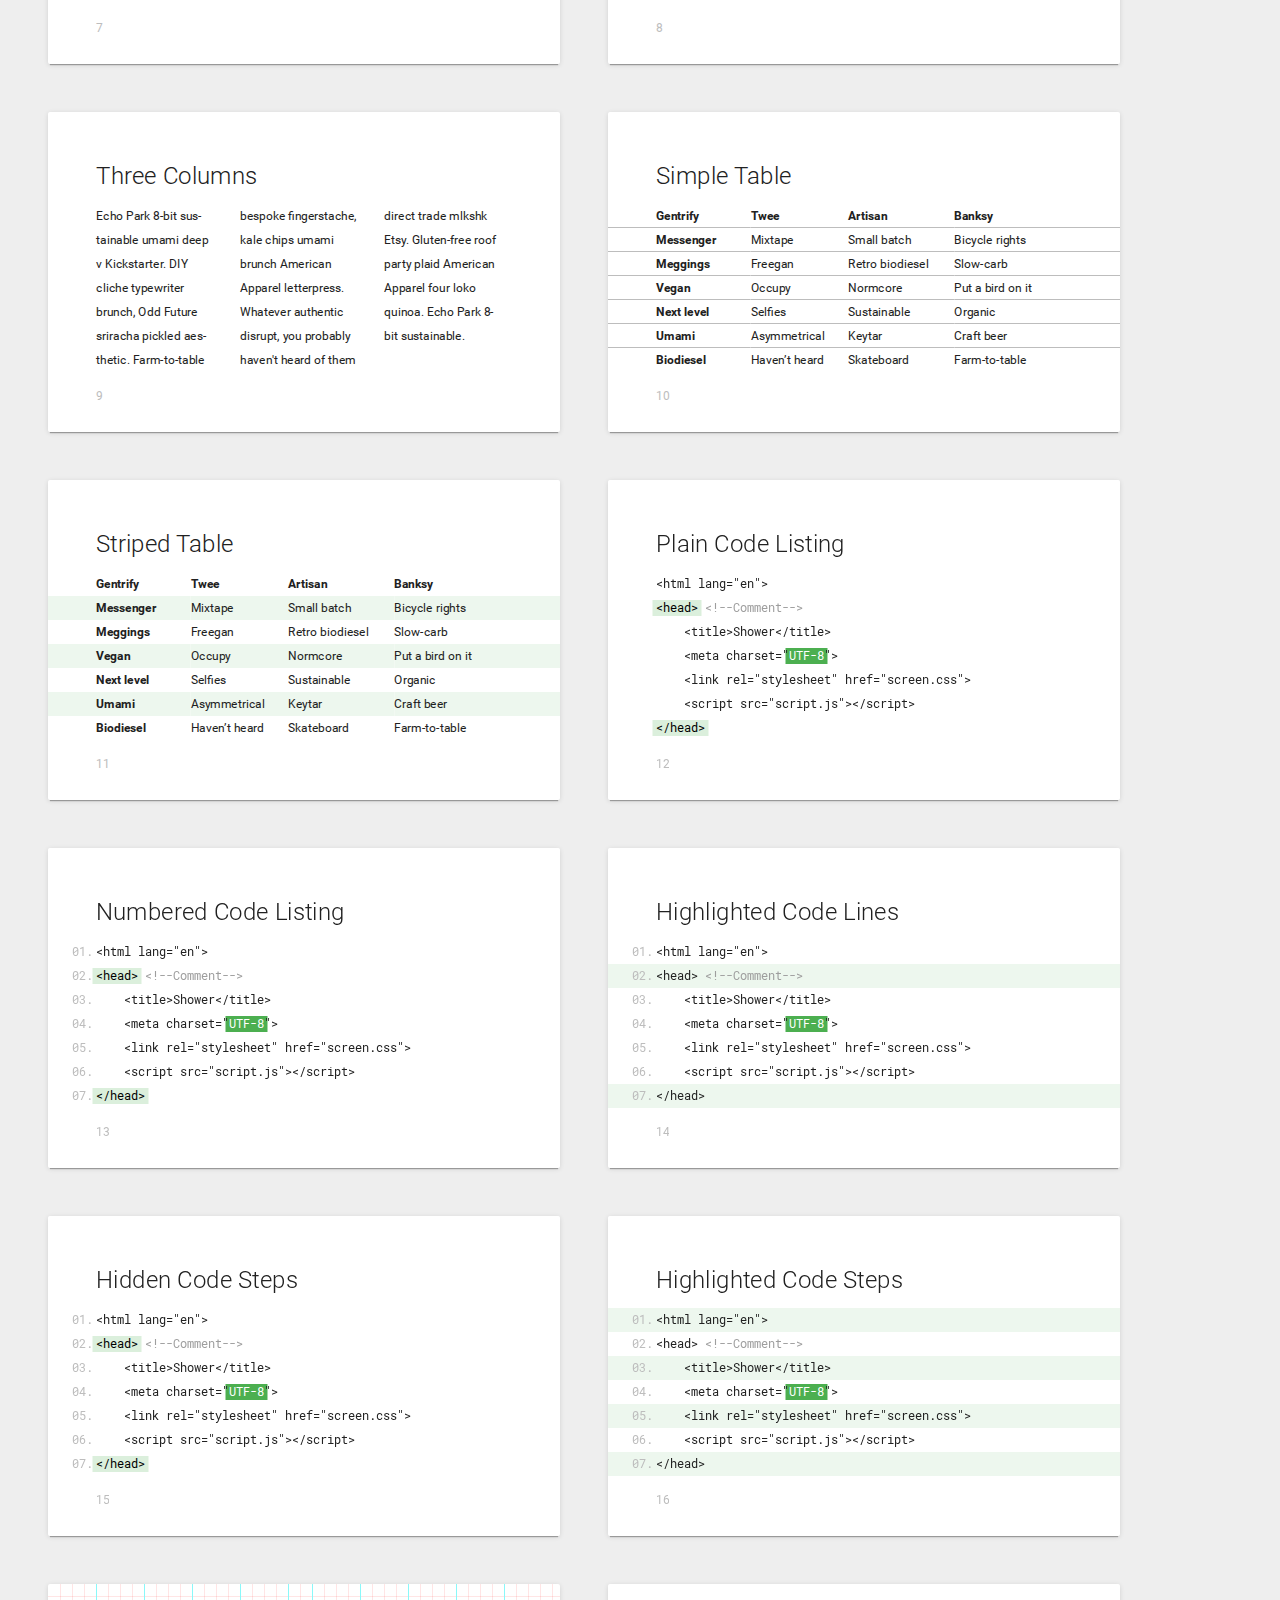
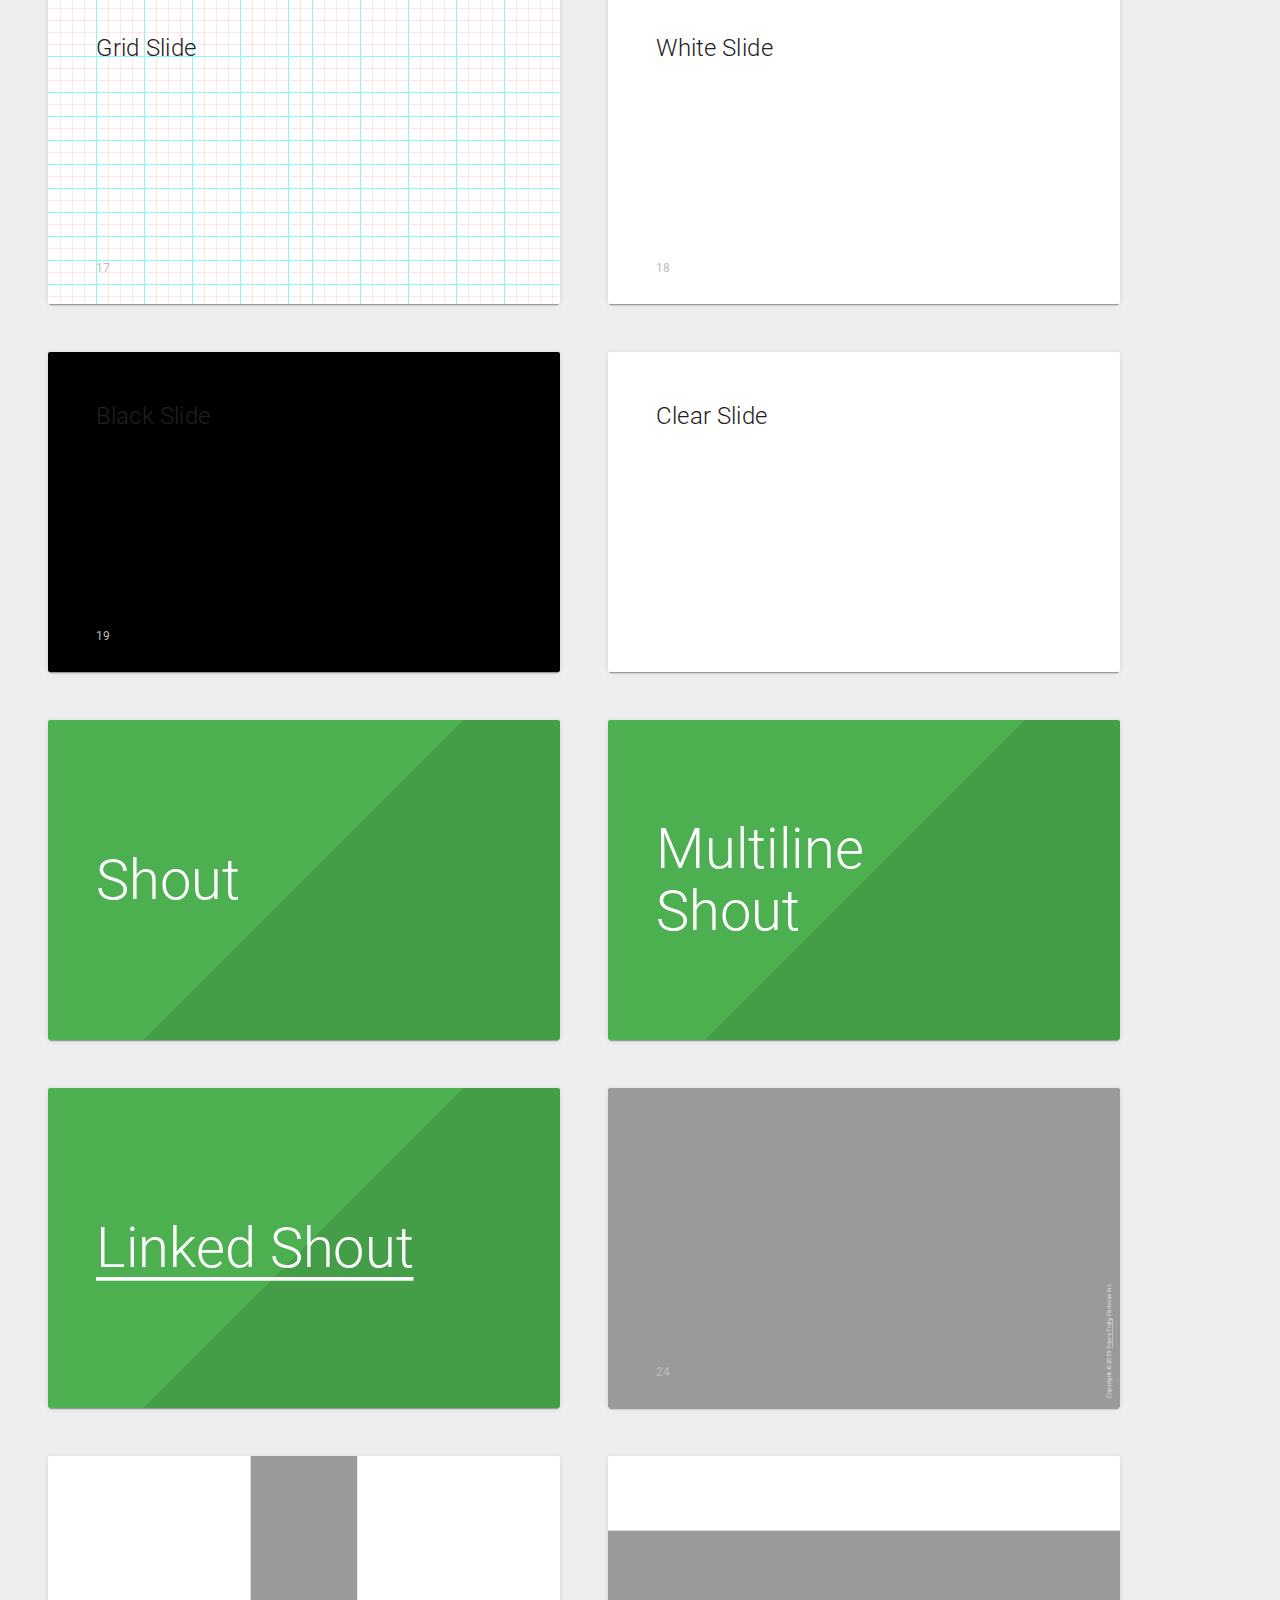
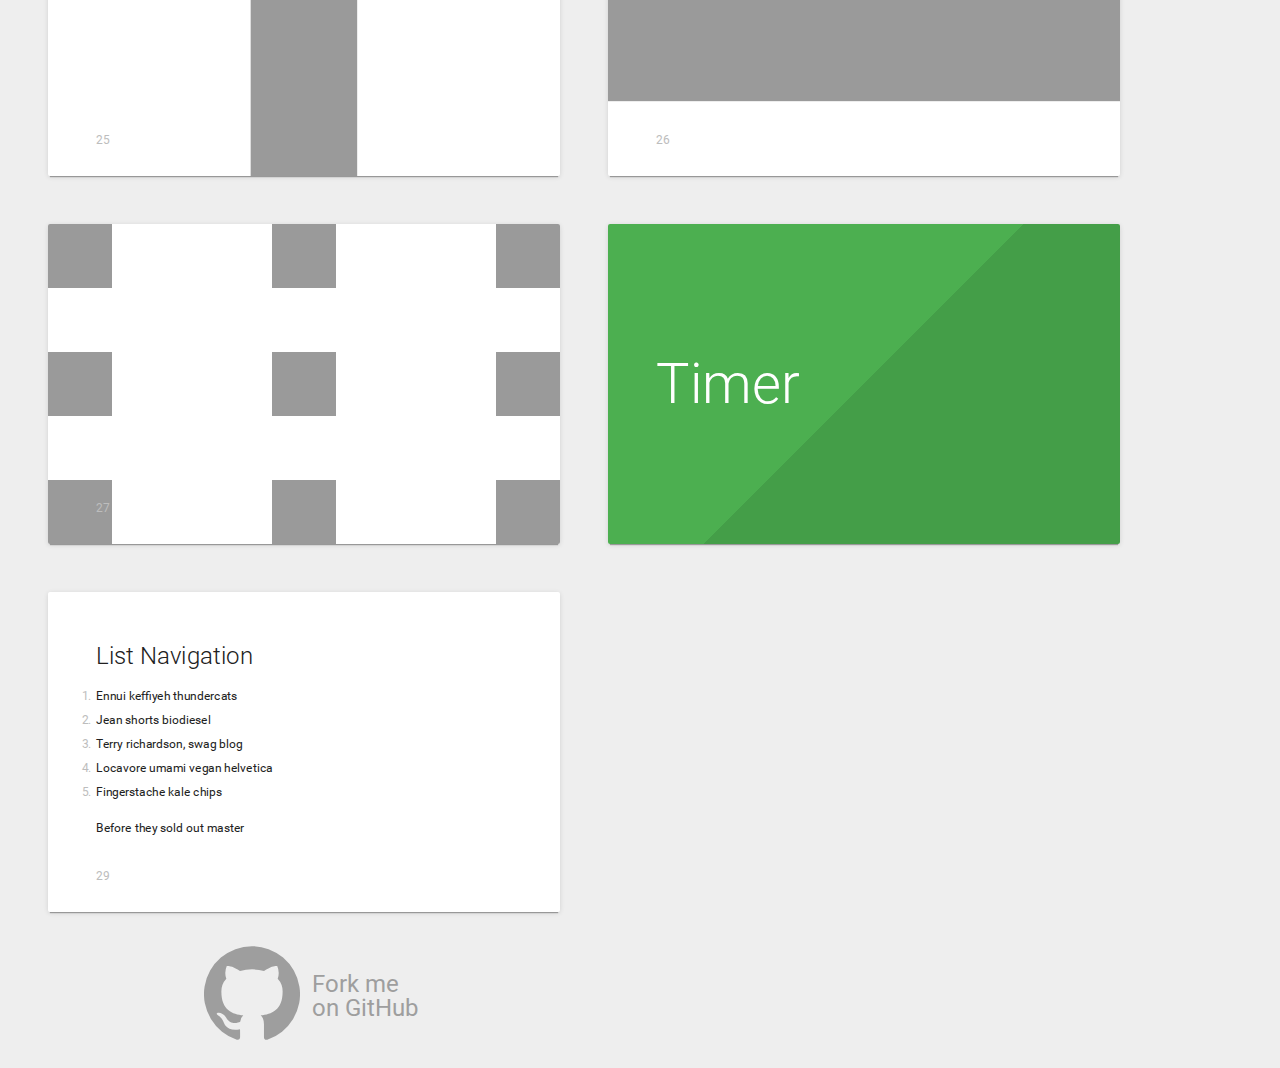
<file: devgeekweek-2017-herzliya/shower/themes/material/index.html>
<!DOCTYPE html>
<html lang="en">
<head>
	<title>Material theme for Shower</title>
	<meta charset="utf-8">
	<meta http-equiv="x-ua-compatible" content="ie=edge">
	<meta name="viewport" content="width=device-width, initial-scale=1, maximum-scale=1">
	<link rel="stylesheet" href="styles/screen-16x10.css">
</head>
<body class="shower list">
	<header class="caption">
		<h1>Presentation Title</h1>
		<p><a href="">Yours Truly</a>, Famous Inc.</p>
	</header>
	<section class="slide">
		<h2>Slide Header</h2>
		<p>Echo Park 8-bit sustainable umami deep v Kickstarter. DIY cliche typewriter brunch, Odd Future sriracha pickled aesthetic. Farm-to-table bespoke fingerstache, kale chips umami brunch letterpress.</p>
		<p>Whatever authentic disrupt, you probably haven't heard of them direct trade mlkshk Etsy. Gluten-free roof party plaid four loko quinoa.</p>
		<p class="note">Echo Park 8-bit sustainable umami deep v Kickstarter.</p>
	</section>
	<section class="slide">
		<h2>Inline Elements</h2>
		<p>Retro meh brunch <a href="">aesthetic</a> Cosby sweater Shoreditch. Banksy Tumblr <strong>sriracha</strong>, flexitarian pug chia master cleanse vinyl <em>wayfarers</em> fanny pack bespoke Helvetica <b>roof</b> party. Messenger bag retro cred <i>Portland</i> next level. Yr stumptown Schlitz Carles deep v small batch. Hella sustainable messenger bag, <mark>leggings</mark> skateboard literally<sup>1</sup> bicycle rights H<sub>2</sub>0 mumblecore banh mi DIY VHS. Semiotics four loko street art asymmetrical. Asymmetrical <code>&lt;paleo&gt;</code> you probably haven’t heard of.</p>
		<footer class="footer">
			<p>Retro meh brunch <a href="">aesthetic</a> Cosby sweater Shoreditch. Banksy Tumblr <strong>sriracha</strong>, flexitarian pug chia master cleanse vinyl <em>wayfarers</em> fanny pack bespoke Helvetica <b>roof</b> party. Messenger bag retro cred <i>Portland</i> next level. Yr stumptown Schlitz Carles deep v small batch. Hella sustainable messenger bag, <mark>leggings</mark> skateboard literally<sup>1</sup> bicycle rights H<sub>2</sub>0 mumblecore banh mi DIY VHS. Semiotics four loko street art asymmetrical. Asymmetrical <code>&lt;paleo&gt;</code> you probably haven’t heard of.</p>
		</footer>
	</section>
	<section class="slide">
		<h2>Quotes</h2>
		<blockquote>
			<p>Flannel bicycle rights locavore selfies skateboard. Authentic fanny pack paleo four loko bespoke. Artisan tattooed chia XOXO ennui, lomo disrupt 8-bit art party Tumblr scenester.</p>
		</blockquote>
		<figure>
			<blockquote>
				<p>Post-ironic fashion axe flexitarian, Tonx narwhal messenger bag Tumblr. Portland gentrify deep v kale chips literally.</p>
			</blockquote>
			<figcaption>Yours Truly</figcaption>
		</figure>
	</section>
	<section class="slide">
		<h2>Nested Lists</h2>
		<ol>
			<li>Literally viral vegan, ugh drinking vinegar photo booth</li>
			<li>Wes Anderson chillwave Marfa pour-over Etsy banh mi</li>
			<li>Ethnic polaroid lo-fi iPhone ennui
				<ul>
					<li>Yr wayfarers before they sold out Kickstarter asymmetrical</li>
					<li>Irony flexitarian readymade quinoa, kogi bespoke meggings narwhal</li>
					<li>Skateboard Etsy twee artisan Echo Park</li>
				</ul>
			</li>
			<li>Tonx kitsch fingerstache readymade, retro single-origin coffee</li>
		</ol>
	</section>
	<section class="slide">
		<h2>Block Lists</h2>
		<ul>
			<li>Retro meh brunch aesthetic Cosby sweater Shoreditch. Banksy Tumblr sriracha, flexitarian pug chia master cleanse vinyl wayfarers fanny pack.</li>
			<li>Messenger bag retro cred Portland next level. Yr stumptown Schlitz Carles deep v small batch. Hella sustainable messenger bag.</li>
			<li>Leggings skateboard literally1 bicycle rights H20 mumblecore banh mi DIY VHS. Semiotics four loko street art asymmetrical. Asymmetrical paleo you probably haven’t heard of.</li>
		</ul>
	</section>
	<section class="slide">
		<h2>Latin and Cyrillic List Bullets</h2>
		<ul lang="en">
			<li>Occupy locavore blog, mustache you probably haven't heard of them</li>
			<li>Skateboard pork belly aesthetic hoodie selfies brunch</li>
			<li>Food truck gluten-free disrupt Portland</li>
		</ul>
		<ul lang="ru">
			<li>Helvetica narwhal drinking vinegar chillwave, post-ironic ennui</li>
			<li>Cray pug paleo retro, Echo Park narwhal Wes Anderson</li>
			<li>Disrupt Williamsburg fixie, shabby chic bicycle rights hashtag kogi</li>
		</ul>
	</section>
	<section class="slide">
		<h2>Custom List Bullets</h2>
		<ul>
			<li value="+">Helvetica narwhal drinking vinegar chillwave, post-ironic ennui</li>
			<li value="+">Cray pug paleo retro, Echo Park narwhal Wes Anderson</li>
			<li value="+">Disrupt Williamsburg fixie, shabby chic bicycle rights hashtag kogi</li>
		</ul>
		<ol>
			<li value="3">Occupy locavore blog, mustache you probably haven't heard of them</li>
			<li value="2">Skateboard pork belly aesthetic hoodie selfies brunch</li>
			<li value="1">Food truck gluten-free disrupt Portland</li>
		</ol>
	</section>
	<section class="slide">
		<h2>Two Columns</h2>
		<p class="double">Echo Park 8-bit sustainable umami deep v Kickstarter. DIY cliche typewriter brunch, Odd Future sriracha pickled aesthetic. Farm-to-table bespoke fingerstache, kale chips umami brunch American Apparel letterpress. Whatever authentic disrupt, you probably haven't heard of them direct trade mlkshk Etsy. Gluten-free roof party plaid American Apparel four loko quinoa. Echo Park 8-bit sustainable.</p>
	</section>
	<section class="slide">
		<h2>Three Columns</h2>
		<p class="triple">Echo Park 8-bit sustainable umami deep v Kickstarter. DIY cliche typewriter brunch, Odd Future sriracha pickled aesthetic. Farm-to-table bespoke fingerstache, kale chips umami brunch American Apparel letterpress. Whatever authentic disrupt, you probably haven't heard of them direct trade mlkshk Etsy. Gluten-free roof party plaid American Apparel four loko quinoa. Echo Park 8-bit sustainable.</p>
	</section>
	<section class="slide">
		<h2>Simple Table</h2>
		<table>
		<tr>
			<th scope="col">Gentrify</th>
			<th>Twee</th>
			<th>Artisan</th>
			<th>Banksy</th>
		</tr>
		<tr>
			<th scope="row">Messenger</th>
			<td>Mixtape</td>
			<td>Small batch</td>
			<td>Bicycle rights</td>
		</tr>
		<tr>
			<th scope="row">Meggings</th>
			<td>Freegan</td>
			<td>Retro biodiesel</td>
			<td>Slow-carb</td>
		</tr>
		<tr>
			<th scope="row">Vegan</th>
			<td>Occupy</td>
			<td>Normcore</td>
			<td>Put a bird on it</td>
		</tr>
		<tr>
			<th scope="row">Next level</th>
			<td>Selfies</td>
			<td>Sustainable</td>
			<td>Organic</td>
		</tr>
		<tr>
			<th scope="row">Umami</th>
			<td>Asymmetrical</td>
			<td>Keytar</td>
			<td>Craft beer</td>
		</tr>
		<tr>
			<th scope="row">Biodiesel</th>
			<td>Haven’t heard</td>
			<td>Skateboard</td>
			<td>Farm-to-table</td>
		</tr>
		</table>
	</section>
	<section class="slide">
		<h2>Striped Table</h2>
		<table class="striped">
		<tr>
			<th scope="col">Gentrify</th>
			<th>Twee</th>
			<th>Artisan</th>
			<th>Banksy</th>
		</tr>
		<tr>
			<th scope="row">Messenger</th>
			<td>Mixtape</td>
			<td>Small batch</td>
			<td>Bicycle rights</td>
		</tr>
		<tr>
			<th scope="row">Meggings</th>
			<td>Freegan</td>
			<td>Retro biodiesel</td>
			<td>Slow-carb</td>
		</tr>
		<tr>
			<th scope="row">Vegan</th>
			<td>Occupy</td>
			<td>Normcore</td>
			<td>Put a bird on it</td>
		</tr>
		<tr>
			<th scope="row">Next level</th>
			<td>Selfies</td>
			<td>Sustainable</td>
			<td>Organic</td>
		</tr>
		<tr>
			<th scope="row">Umami</th>
			<td>Asymmetrical</td>
			<td>Keytar</td>
			<td>Craft beer</td>
		</tr>
		<tr>
			<th scope="row">Biodiesel</th>
			<td>Haven’t heard</td>
			<td>Skateboard</td>
			<td>Farm-to-table</td>
		</tr>
		</table>
	</section>
	<section class="slide">
		<h2>Plain Code Listing</h2>
		<pre><code>&lt;html lang="en"&gt;
<mark>&lt;head&gt;</mark> <span class="comment">&lt;!--Comment--&gt;</span>
	&lt;title&gt;Shower&lt;/title&gt;
	&lt;meta charset="<mark class="important">UTF-8</mark>"&gt;
	&lt;link rel="stylesheet" href="screen.css"&gt;
	&lt;script src="script.js"&gt;&lt;/script&gt;
<mark>&lt;/head&gt;</mark></code></pre>
	</section>
	<section class="slide">
		<h2>Numbered Code Listing</h2>
		<pre>
			<code>&lt;html lang="en"&gt;</code>
			<code><mark>&lt;head&gt;</mark> <span class="comment">&lt;!--Comment--&gt;</span></code>
			<code>	&lt;title&gt;Shower&lt;/title&gt;</code>
			<code>	&lt;meta charset="<mark class="important">UTF-8</mark>"&gt;</code>
			<code>	&lt;link rel="stylesheet" href="screen.css"&gt;</code>
			<code>	&lt;script src="script.js"&gt;&lt;/script&gt;</code>
			<code><mark>&lt;/head&gt;</mark></code>
		</pre>
	</section>
	<section class="slide">
		<h2>Highlighted Code Lines</h2>
		<pre>
			<code>&lt;html lang="en"&gt;</code>
			<code class="mark">&lt;head&gt; <span class="comment">&lt;!--Comment--&gt;</span></code>
			<code>	&lt;title&gt;Shower&lt;/title&gt;</code>
			<code>	&lt;meta charset="<mark class="important">UTF-8</mark>"&gt;</code>
			<code>	&lt;link rel="stylesheet" href="screen.css"&gt;</code>
			<code>	&lt;script src="script.js"&gt;&lt;/script&gt;</code>
			<code class="mark">&lt;/head&gt;</code>
		</pre>
	</section>
	<section class="slide">
		<h2>Hidden Code Steps</h2>
		<pre>
			<code class="next">&lt;html lang="en"&gt;</code>
			<code class="next"><mark>&lt;head&gt;</mark> <span class="comment">&lt;!--Comment--&gt;</span></code>
			<code class="next">	&lt;title&gt;Shower&lt;/title&gt;</code>
			<code class="next">	&lt;meta charset="<mark class="important">UTF-8</mark>"&gt;</code>
			<code class="next">	&lt;link rel="stylesheet" href="screen.css"&gt;</code>
			<code class="next">	&lt;script src="script.js"&gt;&lt;/script&gt;</code>
			<code class="next"><mark>&lt;/head&gt;</mark></code>
		</pre>
	</section>
	<section class="slide">
		<h2>Highlighted Code Steps</h2>
		<pre>
			<code class="mark next">&lt;html lang="en"&gt;</code>
			<code>&lt;head&gt; <span class="comment">&lt;!--Comment--&gt;</span></code>
			<code class="mark next">	&lt;title&gt;Shower&lt;/title&gt;</code>
			<code>	&lt;meta charset="<mark class="important">UTF-8</mark>"&gt;</code>
			<code class="mark next">	&lt;link rel="stylesheet" href="screen.css"&gt;</code>
			<code>	&lt;script src="script.js"&gt;&lt;/script&gt;</code>
			<code class="mark next">&lt;/head&gt;</code>
		</pre>
	</section>
	<section class="slide grid">
		<h2>Grid Slide</h2>
	</section>
	<section class="slide white">
		<h2>White Slide</h2>
	</section>
	<section class="slide black">
		<h2>Black Slide</h2>
	</section>
	<section class="slide clear">
		<h2>Clear Slide</h2>
	</section>
	<section class="slide">
		<h2 class="shout">Shout</h2>
	</section>
	<section class="slide">
		<h2 class="shout">Multiline<br>Shout</h2>
	</section>
	<section class="slide">
		<h2 class="shout"><a href="">Linked Shout</a></h2>
	</section>
	<section class="slide">
		<figure>
			<img class="cover" src="pictures/exact.png" alt="">
			<figcaption class="white">Copyright © 2015 <a href="">Yours Truly</a>, Famous Inc.</figcaption>
		</figure>
	</section>
	<section class="slide">
		<img class="cover" src="pictures/tall.png" alt="">
	</section>
	<section class="slide">
		<img class="cover" src="pictures/wide.png" alt="">
	</section>
	<section class="slide white">
		<img class="place top left" src="pictures/square.png" alt="">
		<img class="place top" src="pictures/square.png" alt="">
		<img class="place top right" src="pictures/square.png" alt="">
		<img class="place left" src="pictures/square.png" alt="">
		<img class="place" src="pictures/square.png" alt="">
		<img class="place right" src="pictures/square.png" alt="">
		<img class="place bottom left" src="pictures/square.png" alt="">
		<img class="place bottom" src="pictures/square.png" alt="">
		<img class="place bottom right" src="pictures/square.png" alt="">
	</section>
	<section class="slide" data-timing="00:03">
		<h2 class="shout">Timer</h2>
	</section>
	<section class="slide">
		<h2>List Navigation</h2>
		<ol>
			<li>Ennui keffiyeh thundercats</li>
			<li class="next">Jean shorts biodiesel</li>
			<li class="next">Terry richardson, swag blog</li>
			<li class="next">Locavore umami vegan helvetica</li>
			<li class="next">Fingerstache kale chips</li>
		</ol>
		<p class="next">Before they sold out master</p>
	</section>
	<div class="progress"></div>
	<footer class="badge">
		<a href="https://github.com/shower/shower">
			<svg viewBox="0 0 81 79" aria-hidden="true">
				<path d="M40.5 0a40.5 40.5 0 0 0-12.8 78.93c2 .37 2.76-.88 2.76-2s0-3.51-.05-6.89c-11.27 2.45-13.64-5.43-13.64-5.43-1.84-4.68-4.5-5.92-4.5-5.92-3.68-2.51.28-2.46.28-2.46 4.06.29 6.2 4.17 6.2 4.17 3.61 6.19 9.48 4.4 11.79 3.37a8.65 8.65 0 0 1 2.57-5.41c-9-1-18.45-4.5-18.45-20a15.65 15.65 0 0 1 4.17-10.87 14.57 14.57 0 0 1 .4-10.72s3.4-1.09 11.14 4.15a38.39 38.39 0 0 1 20.28 0c7.73-5.24 11.13-4.15 11.13-4.15a14.55 14.55 0 0 1 .4 10.72 15.63 15.63 0 0 1 4.16 10.87c0 15.56-9.47 19-18.49 20 1.45 1.25 2.75 3.72 2.75 7.5v11.11c0 1.08.73 2.34 2.78 1.95A40.51 40.51 0 0 0 40.5 0z"/>
			</svg>
			Fork me<br>on GitHub
		</a>
	</footer>
	<script src="../../shower.min.js"></script>
	<!-- Copyright © 2016 Yours Truly, Famous Inc. -->
</body>
</html>
</file>
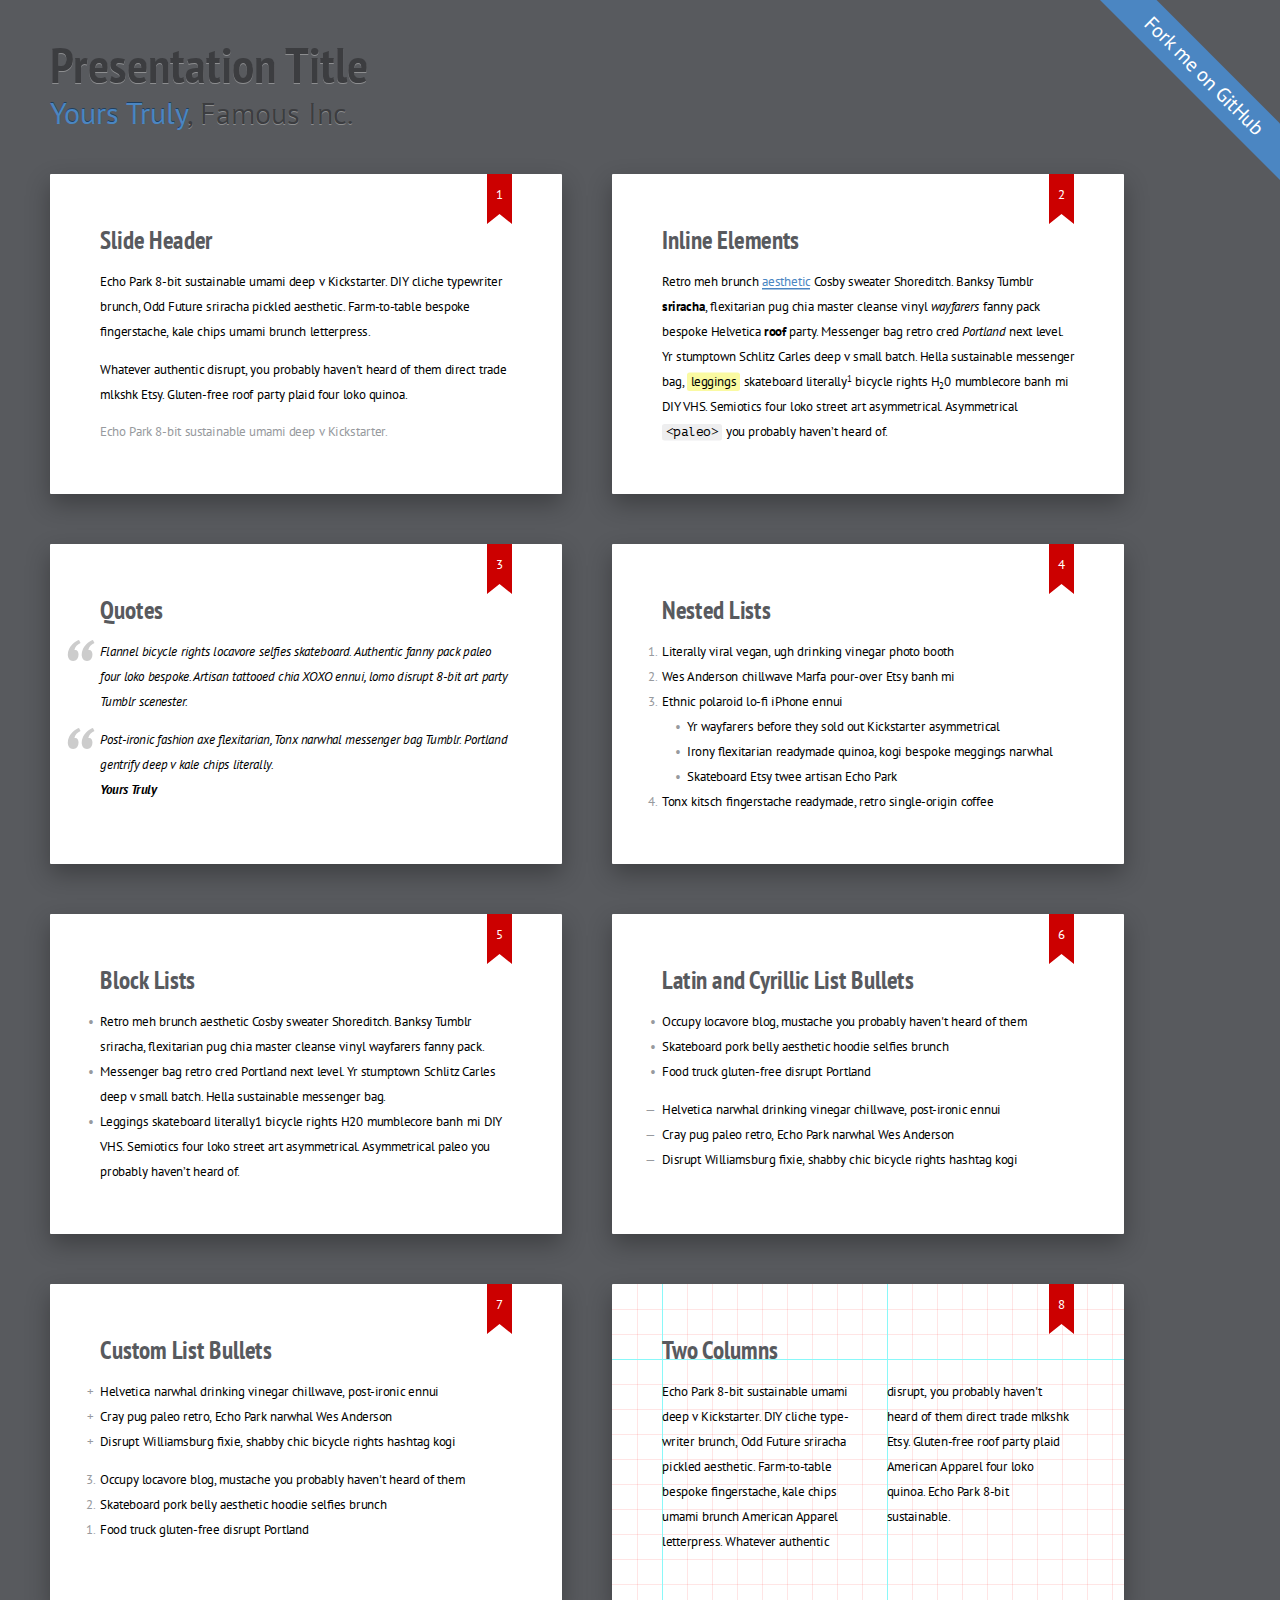
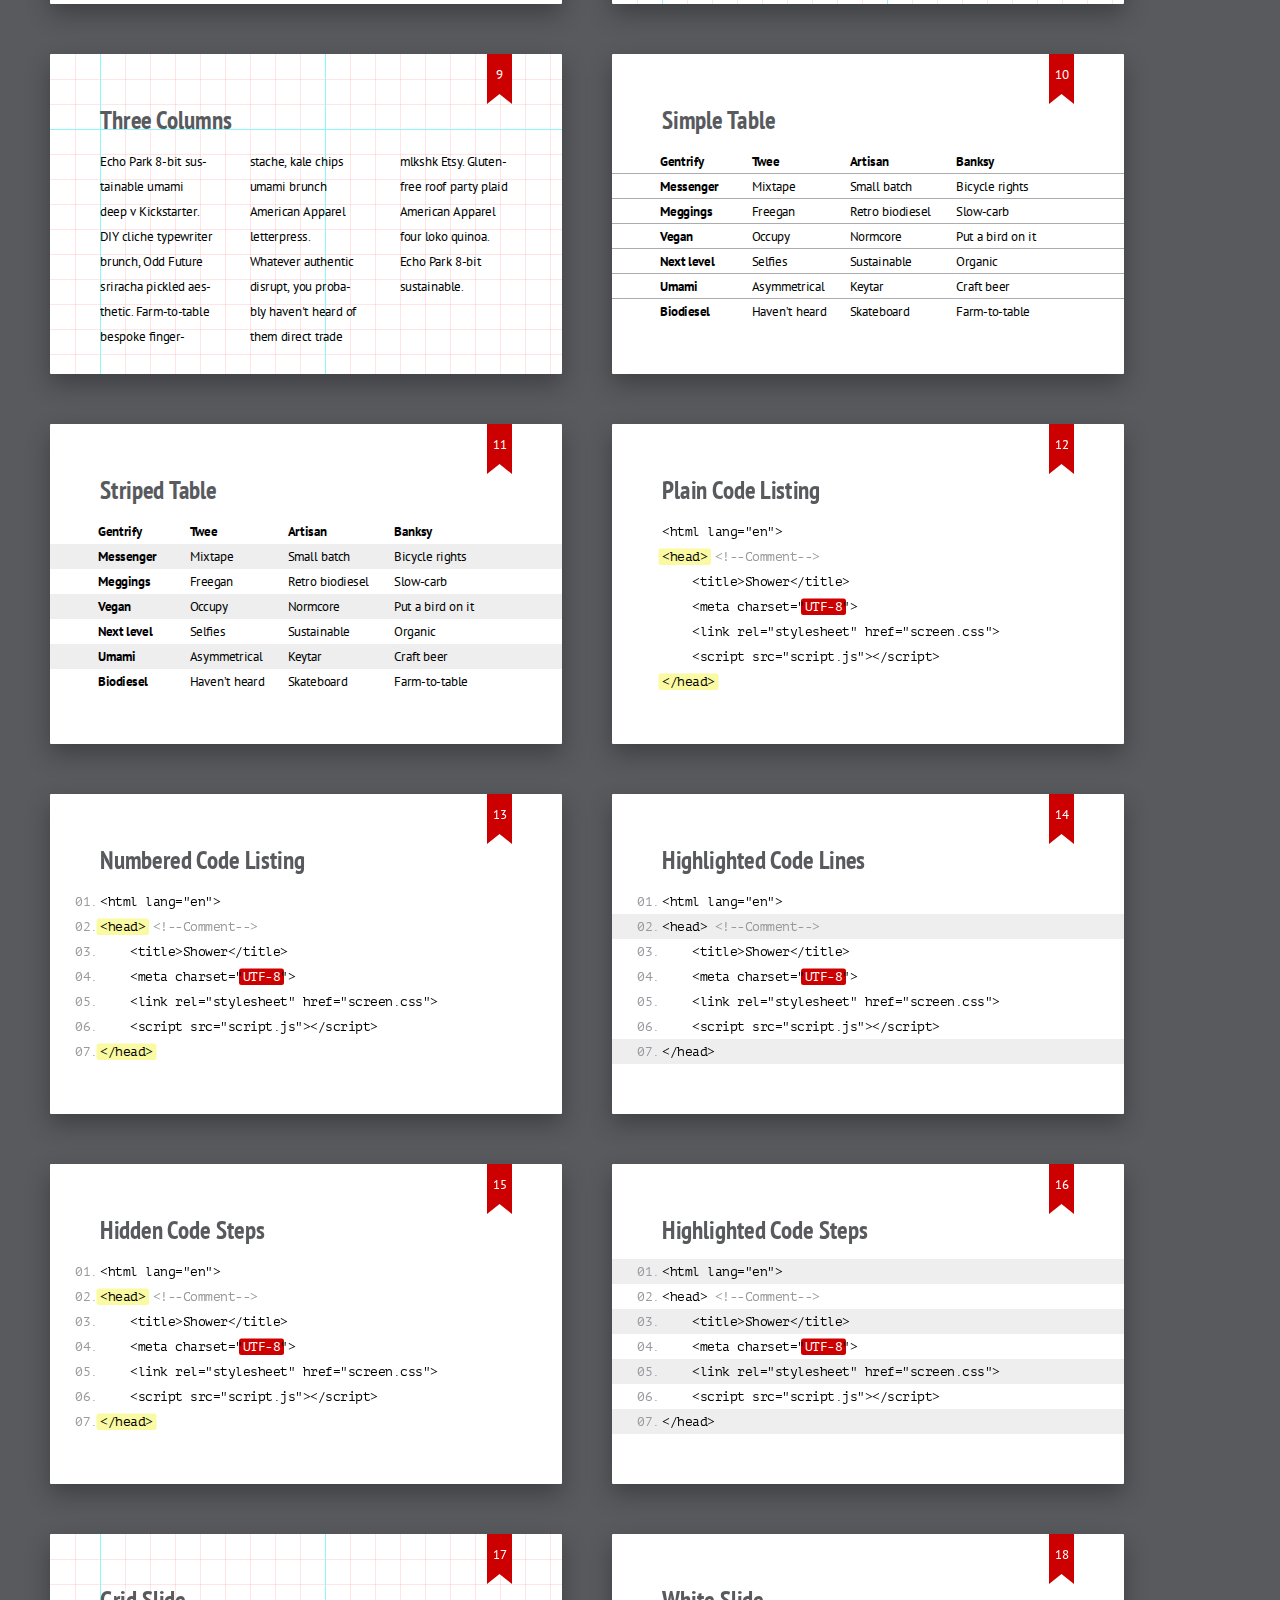
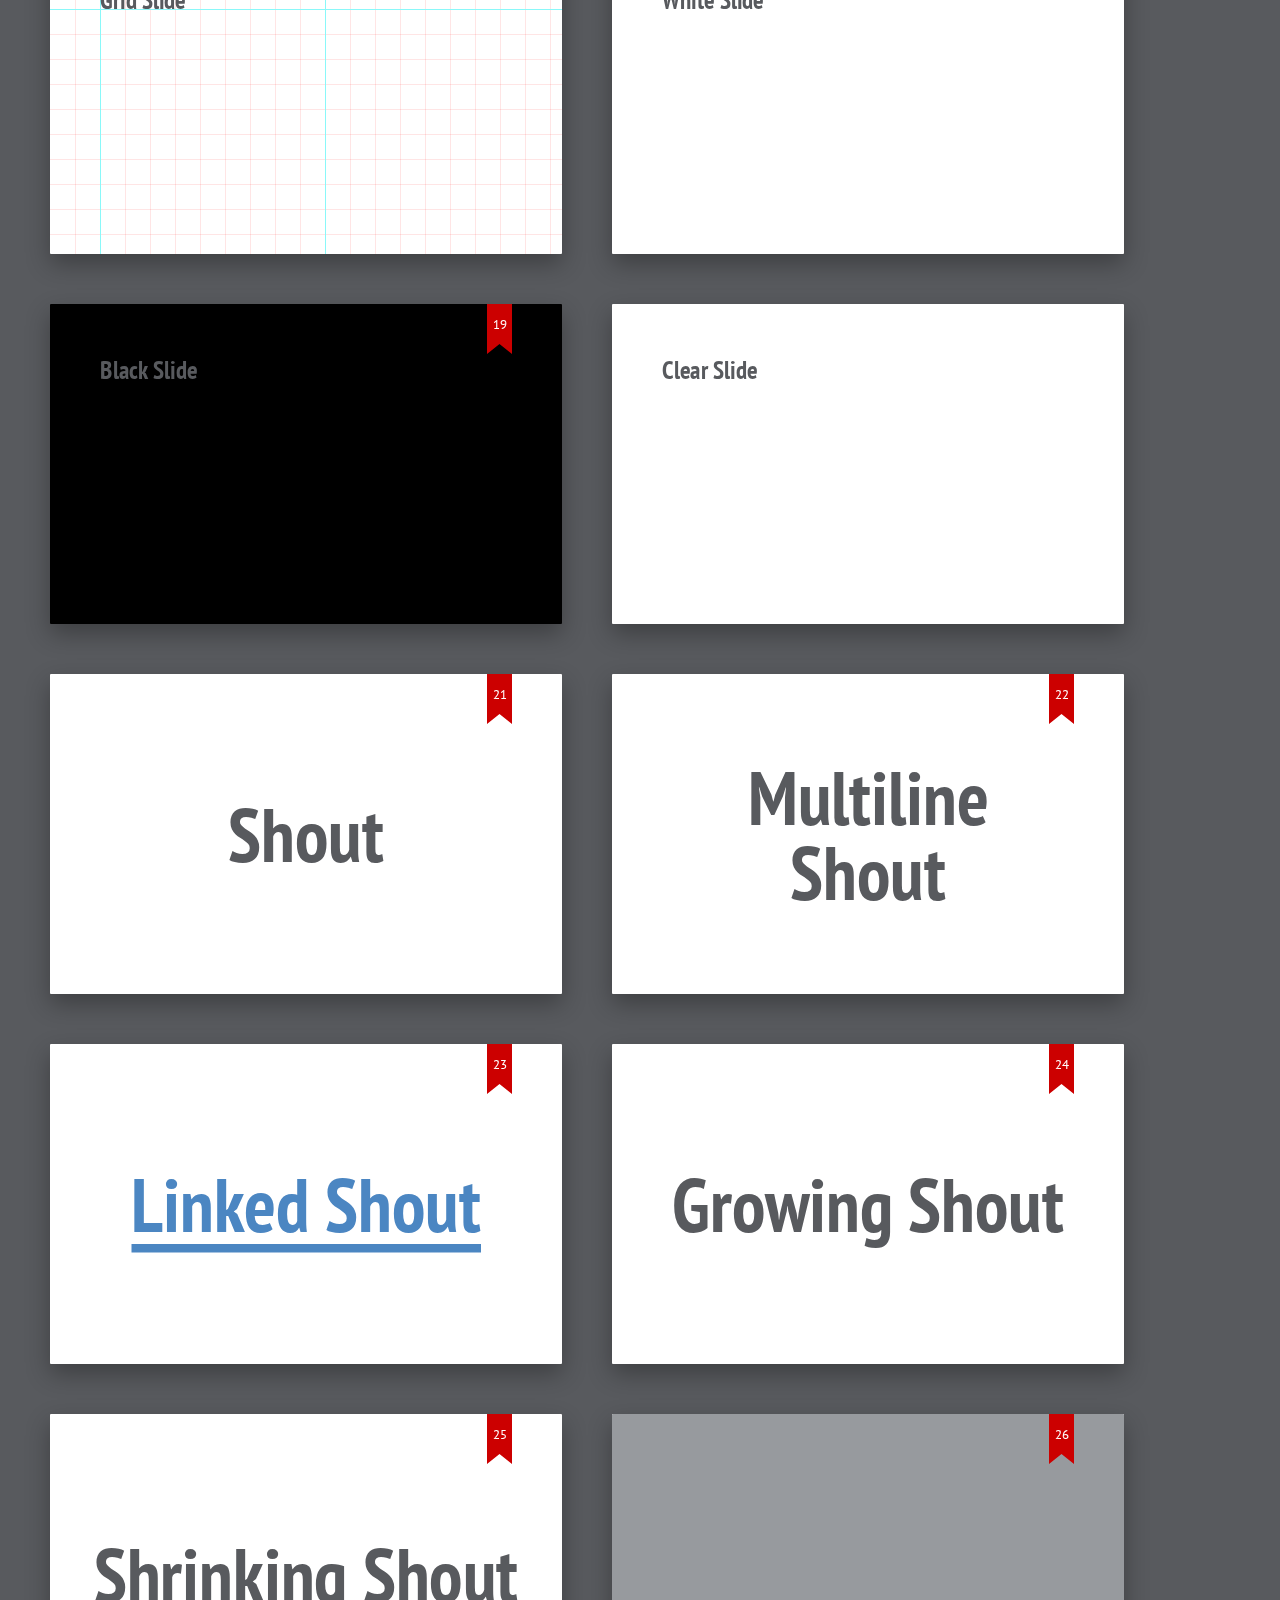
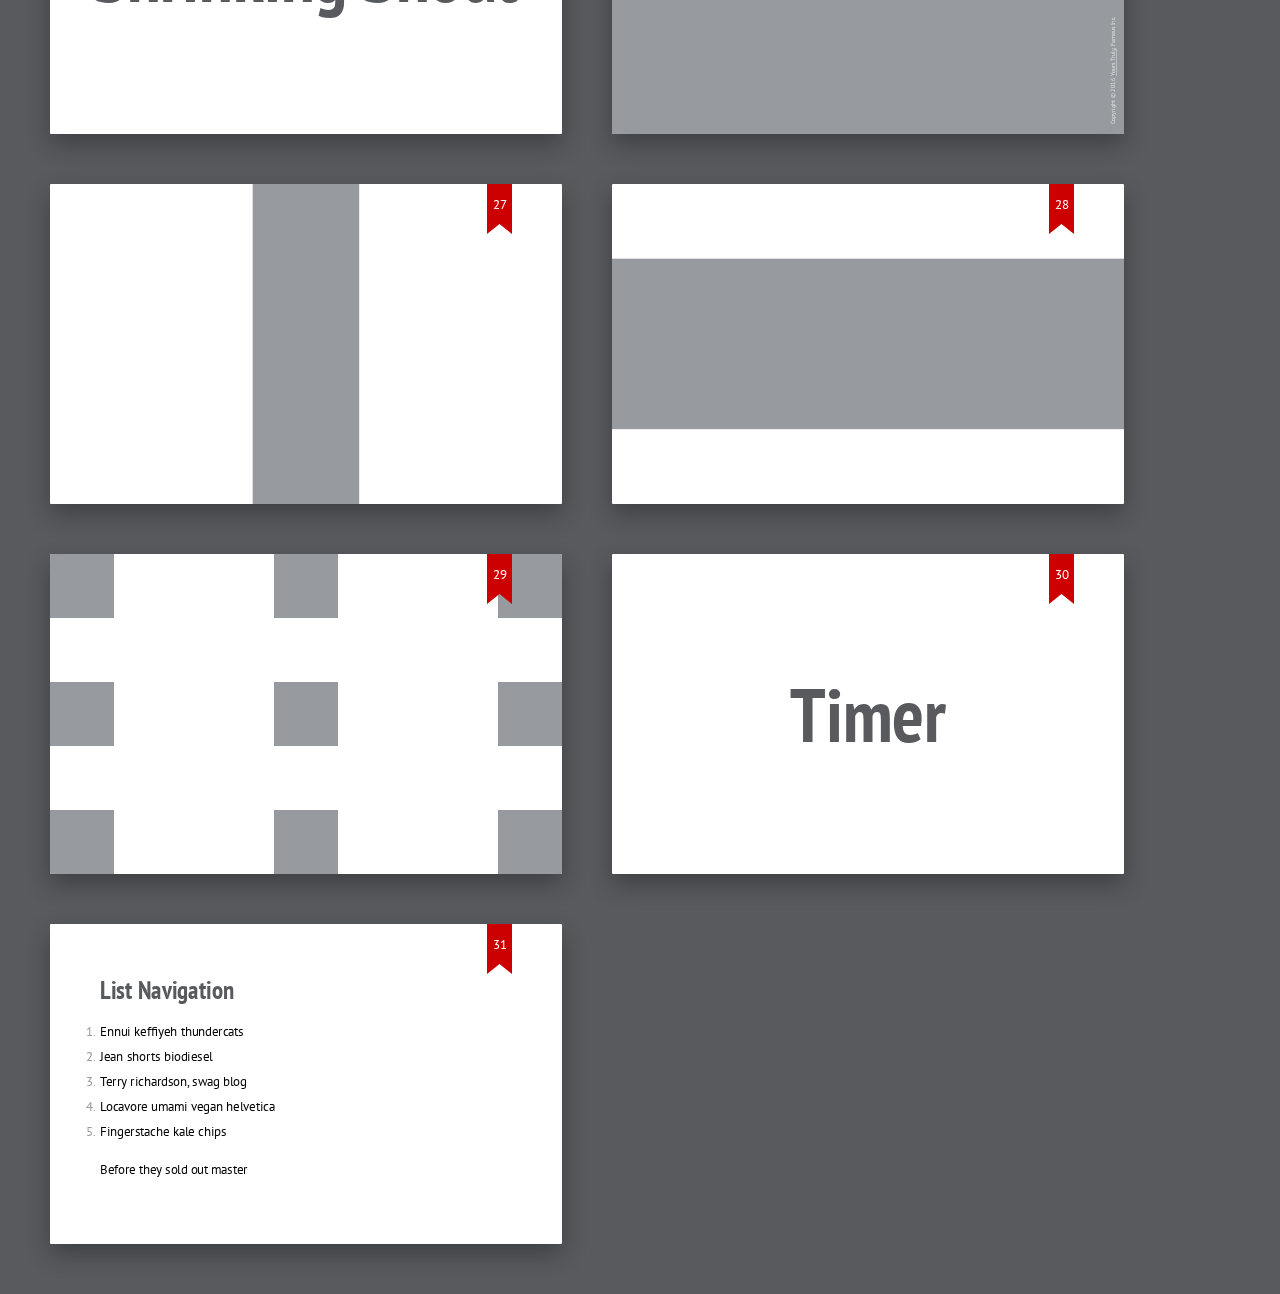
<file: devgeekweek-2017-herzliya/shower/themes/ribbon/index.html>
<!DOCTYPE html>
<html lang="en">
<head>
	<title>Ribbon theme for Shower</title>
	<meta charset="utf-8">
	<meta http-equiv="x-ua-compatible" content="ie=edge">
	<meta name="viewport" content="width=device-width, initial-scale=1, maximum-scale=1">
	<link rel="stylesheet" href="styles/screen-16x10.css">
</head>
<body class="shower list">
	<header class="caption">
		<h1>Presentation Title</h1>
		<p><a href="">Yours Truly</a>, Famous Inc.</p>
	</header>
	<section class="slide">
		<h2>Slide Header</h2>
		<p>Echo Park 8-bit sustainable umami deep v Kickstarter. DIY cliche typewriter brunch, Odd Future sriracha pickled aesthetic. Farm-to-table bespoke fingerstache, kale chips umami brunch letterpress.</p>
		<p>Whatever authentic disrupt, you probably haven't heard of them direct trade mlkshk Etsy. Gluten-free roof party plaid four loko quinoa.</p>
		<p class="note">Echo Park 8-bit sustainable umami deep v Kickstarter.</p>
	</section>
	<section class="slide">
		<h2>Inline Elements</h2>
		<p>Retro meh brunch <a href="">aesthetic</a> Cosby sweater Shoreditch. Banksy Tumblr <strong>sriracha</strong>, flexitarian pug chia master cleanse vinyl <em>wayfarers</em> fanny pack bespoke Helvetica <b>roof</b> party. Messenger bag retro cred <i>Portland</i> next level. Yr stumptown Schlitz Carles deep v small batch. Hella sustainable messenger bag, <mark>leggings</mark> skateboard literally<sup>1</sup> bicycle rights H<sub>2</sub>0 mumblecore banh mi DIY VHS. Semiotics four loko street art asymmetrical. Asymmetrical <code>&lt;paleo&gt;</code> you probably haven’t heard of.</p>
		<footer class="footer">
			<p>Retro meh brunch <a href="">aesthetic</a> Cosby sweater Shoreditch. Banksy Tumblr <strong>sriracha</strong>, flexitarian pug chia master cleanse vinyl <em>wayfarers</em> fanny pack bespoke Helvetica <b>roof</b> party. Messenger bag retro cred <i>Portland</i> next level. Yr stumptown Schlitz Carles deep v small batch. Hella sustainable messenger bag, <mark>leggings</mark> skateboard literally<sup>1</sup> bicycle rights H<sub>2</sub>0 mumblecore banh mi DIY VHS. Semiotics four loko street art asymmetrical. Asymmetrical <code>&lt;paleo&gt;</code> you probably haven’t heard of.</p>
		</footer>
	</section>
	<section class="slide">
		<h2>Quotes</h2>
		<blockquote>
			<p>Flannel bicycle rights locavore selfies skateboard. Authentic fanny pack paleo four loko bespoke. Artisan tattooed chia XOXO ennui, lomo disrupt 8-bit art party Tumblr scenester.</p>
		</blockquote>
		<figure>
			<blockquote>
				<p>Post-ironic fashion axe flexitarian, Tonx narwhal messenger bag Tumblr. Portland gentrify deep v kale chips literally.</p>
			</blockquote>
			<figcaption>Yours Truly</figcaption>
		</figure>
	</section>
	<section class="slide">
		<h2>Nested Lists</h2>
		<ol>
			<li>Literally viral vegan, ugh drinking vinegar photo booth</li>
			<li>Wes Anderson chillwave Marfa pour-over Etsy banh mi</li>
			<li>Ethnic polaroid lo-fi iPhone ennui
				<ul>
					<li>Yr wayfarers before they sold out Kickstarter asymmetrical</li>
					<li>Irony flexitarian readymade quinoa, kogi bespoke meggings narwhal</li>
					<li>Skateboard Etsy twee artisan Echo Park</li>
				</ul>
			</li>
			<li>Tonx kitsch fingerstache readymade, retro single-origin coffee</li>
		</ol>
	</section>
	<section class="slide">
		<h2>Block Lists</h2>
		<ul>
			<li>Retro meh brunch aesthetic Cosby sweater Shoreditch. Banksy Tumblr sriracha, flexitarian pug chia master cleanse vinyl wayfarers fanny pack.</li>
			<li>Messenger bag retro cred Portland next level. Yr stumptown Schlitz Carles deep v small batch. Hella sustainable messenger bag.</li>
			<li>Leggings skateboard literally1 bicycle rights H20 mumblecore banh mi DIY VHS. Semiotics four loko street art asymmetrical. Asymmetrical paleo you probably haven’t heard of.</li>
		</ul>
	</section>
	<section class="slide">
		<h2>Latin and Cyrillic List Bullets</h2>
		<ul lang="en">
			<li>Occupy locavore blog, mustache you probably haven't heard of them</li>
			<li>Skateboard pork belly aesthetic hoodie selfies brunch</li>
			<li>Food truck gluten-free disrupt Portland</li>
		</ul>
		<ul lang="ru">
			<li>Helvetica narwhal drinking vinegar chillwave, post-ironic ennui</li>
			<li>Cray pug paleo retro, Echo Park narwhal Wes Anderson</li>
			<li>Disrupt Williamsburg fixie, shabby chic bicycle rights hashtag kogi</li>
		</ul>
	</section>
	<section class="slide">
		<h2>Custom List Bullets</h2>
		<ul>
			<li value="+">Helvetica narwhal drinking vinegar chillwave, post-ironic ennui</li>
			<li value="+">Cray pug paleo retro, Echo Park narwhal Wes Anderson</li>
			<li value="+">Disrupt Williamsburg fixie, shabby chic bicycle rights hashtag kogi</li>
		</ul>
		<ol>
			<li value="3">Occupy locavore blog, mustache you probably haven't heard of them</li>
			<li value="2">Skateboard pork belly aesthetic hoodie selfies brunch</li>
			<li value="1">Food truck gluten-free disrupt Portland</li>
		</ol>
	</section>
	<section class="slide grid">
		<h2>Two Columns</h2>
		<p class="double">Echo Park 8-bit sustainable umami deep v Kickstarter. DIY cliche typewriter brunch, Odd Future sriracha pickled aesthetic. Farm-to-table bespoke fingerstache, kale chips umami brunch American Apparel letterpress. Whatever authentic disrupt, you probably haven't heard of them direct trade mlkshk Etsy. Gluten-free roof party plaid American Apparel four loko quinoa. Echo Park 8-bit sustainable.</p>
	</section>
	<section class="slide grid">
		<h2>Three Columns</h2>
		<p class="triple">Echo Park 8-bit sustainable umami deep v Kickstarter. DIY cliche typewriter brunch, Odd Future sriracha pickled aesthetic. Farm-to-table bespoke fingerstache, kale chips umami brunch American Apparel letterpress. Whatever authentic disrupt, you probably haven't heard of them direct trade mlkshk Etsy. Gluten-free roof party plaid American Apparel four loko quinoa. Echo Park 8-bit sustainable.</p>
	</section>
	<section class="slide">
		<h2>Simple Table</h2>
		<table>
		<tr>
			<th scope="col">Gentrify</th>
			<th>Twee</th>
			<th>Artisan</th>
			<th>Banksy</th>
		</tr>
		<tr>
			<th scope="row">Messenger</th>
			<td>Mixtape</td>
			<td>Small batch</td>
			<td>Bicycle rights</td>
		</tr>
		<tr>
			<th scope="row">Meggings</th>
			<td>Freegan</td>
			<td>Retro biodiesel</td>
			<td>Slow-carb</td>
		</tr>
		<tr>
			<th scope="row">Vegan</th>
			<td>Occupy</td>
			<td>Normcore</td>
			<td>Put a bird on it</td>
		</tr>
		<tr>
			<th scope="row">Next level</th>
			<td>Selfies</td>
			<td>Sustainable</td>
			<td>Organic</td>
		</tr>
		<tr>
			<th scope="row">Umami</th>
			<td>Asymmetrical</td>
			<td>Keytar</td>
			<td>Craft beer</td>
		</tr>
		<tr>
			<th scope="row">Biodiesel</th>
			<td>Haven’t heard</td>
			<td>Skateboard</td>
			<td>Farm-to-table</td>
		</tr>
		</table>
	</section>
	<section class="slide">
		<h2>Striped Table</h2>
		<table class="striped">
		<tr>
			<th scope="col">Gentrify</th>
			<th>Twee</th>
			<th>Artisan</th>
			<th>Banksy</th>
		</tr>
		<tr>
			<th scope="row">Messenger</th>
			<td>Mixtape</td>
			<td>Small batch</td>
			<td>Bicycle rights</td>
		</tr>
		<tr>
			<th scope="row">Meggings</th>
			<td>Freegan</td>
			<td>Retro biodiesel</td>
			<td>Slow-carb</td>
		</tr>
		<tr>
			<th scope="row">Vegan</th>
			<td>Occupy</td>
			<td>Normcore</td>
			<td>Put a bird on it</td>
		</tr>
		<tr>
			<th scope="row">Next level</th>
			<td>Selfies</td>
			<td>Sustainable</td>
			<td>Organic</td>
		</tr>
		<tr>
			<th scope="row">Umami</th>
			<td>Asymmetrical</td>
			<td>Keytar</td>
			<td>Craft beer</td>
		</tr>
		<tr>
			<th scope="row">Biodiesel</th>
			<td>Haven’t heard</td>
			<td>Skateboard</td>
			<td>Farm-to-table</td>
		</tr>
		</table>
	</section>
	<section class="slide">
		<h2>Plain Code Listing</h2>
		<pre><code>&lt;html lang="en"&gt;
<mark>&lt;head&gt;</mark> <span class="comment">&lt;!--Comment--&gt;</span>
	&lt;title&gt;Shower&lt;/title&gt;
	&lt;meta charset="<mark class="important">UTF-8</mark>"&gt;
	&lt;link rel="stylesheet" href="screen.css"&gt;
	&lt;script src="script.js"&gt;&lt;/script&gt;
<mark>&lt;/head&gt;</mark></code></pre>
	</section>
	<section class="slide">
		<h2>Numbered Code Listing</h2>
		<pre>
			<code>&lt;html lang="en"&gt;</code>
			<code><mark>&lt;head&gt;</mark> <span class="comment">&lt;!--Comment--&gt;</span></code>
			<code>	&lt;title&gt;Shower&lt;/title&gt;</code>
			<code>	&lt;meta charset="<mark class="important">UTF-8</mark>"&gt;</code>
			<code>	&lt;link rel="stylesheet" href="screen.css"&gt;</code>
			<code>	&lt;script src="script.js"&gt;&lt;/script&gt;</code>
			<code><mark>&lt;/head&gt;</mark></code>
		</pre>
	</section>
	<section class="slide">
		<h2>Highlighted Code Lines</h2>
		<pre>
			<code>&lt;html lang="en"&gt;</code>
			<code class="mark">&lt;head&gt; <span class="comment">&lt;!--Comment--&gt;</span></code>
			<code>	&lt;title&gt;Shower&lt;/title&gt;</code>
			<code>	&lt;meta charset="<mark class="important">UTF-8</mark>"&gt;</code>
			<code>	&lt;link rel="stylesheet" href="screen.css"&gt;</code>
			<code>	&lt;script src="script.js"&gt;&lt;/script&gt;</code>
			<code class="mark">&lt;/head&gt;</code>
		</pre>
	</section>
	<section class="slide">
		<h2>Hidden Code Steps</h2>
		<pre>
			<code class="next">&lt;html lang="en"&gt;</code>
			<code class="next"><mark>&lt;head&gt;</mark> <span class="comment">&lt;!--Comment--&gt;</span></code>
			<code class="next">	&lt;title&gt;Shower&lt;/title&gt;</code>
			<code class="next">	&lt;meta charset="<mark class="important">UTF-8</mark>"&gt;</code>
			<code class="next">	&lt;link rel="stylesheet" href="screen.css"&gt;</code>
			<code class="next">	&lt;script src="script.js"&gt;&lt;/script&gt;</code>
			<code class="next"><mark>&lt;/head&gt;</mark></code>
		</pre>
	</section>
	<section class="slide">
		<h2>Highlighted Code Steps</h2>
		<pre>
			<code class="mark next">&lt;html lang="en"&gt;</code>
			<code>&lt;head&gt; <span class="comment">&lt;!--Comment--&gt;</span></code>
			<code class="mark next">	&lt;title&gt;Shower&lt;/title&gt;</code>
			<code>	&lt;meta charset="<mark class="important">UTF-8</mark>"&gt;</code>
			<code class="mark next">	&lt;link rel="stylesheet" href="screen.css"&gt;</code>
			<code>	&lt;script src="script.js"&gt;&lt;/script&gt;</code>
			<code class="mark next">&lt;/head&gt;</code>
		</pre>
	</section>
	<section class="slide grid">
		<h2>Grid Slide</h2>
	</section>
	<section class="slide white">
		<h2>White Slide</h2>
	</section>
	<section class="slide black">
		<h2>Black Slide</h2>
	</section>
	<section class="slide clear">
		<h2>Clear Slide</h2>
	</section>
	<section class="slide">
		<h2 class="shout">Shout</h2>
	</section>
	<section class="slide">
		<h2 class="shout">Multiline<br>Shout</h2>
	</section>
	<section class="slide">
		<h2 class="shout"><a href="">Linked Shout</a></h2>
	</section>
	<section class="slide">
		<h2 class="shout grow">Growing Shout</h2>
	</section>
	<section class="slide">
		<h2 class="shout shrink">Shrinking Shout</h2>
	</section>
	<section class="slide">
		<figure>
			<img class="cover" src="pictures/exact.png" alt="">
			<figcaption class="white">Copyright © 2016 <a href="">Yours Truly</a>, Famous Inc.</figcaption>
		</figure>
	</section>
	<section class="slide">
		<img class="cover" src="pictures/tall.png" alt="">
	</section>
	<section class="slide">
		<img class="cover" src="pictures/wide.png" alt="">
	</section>
	<section class="slide white">
		<img class="place top left" src="pictures/square.png" alt="">
		<img class="place top" src="pictures/square.png" alt="">
		<img class="place top right" src="pictures/square.png" alt="">
		<img class="place left" src="pictures/square.png" alt="">
		<img class="place" src="pictures/square.png" alt="">
		<img class="place right" src="pictures/square.png" alt="">
		<img class="place bottom left" src="pictures/square.png" alt="">
		<img class="place bottom" src="pictures/square.png" alt="">
		<img class="place bottom right" src="pictures/square.png" alt="">
	</section>
	<section class="slide" data-timing="00:03">
		<h2 class="shout">Timer</h2>
	</section>
	<section class="slide">
		<h2>List Navigation</h2>
		<ol>
			<li>Ennui keffiyeh thundercats</li>
			<li class="next">Jean shorts biodiesel</li>
			<li class="next">Terry richardson, swag blog</li>
			<li class="next">Locavore umami vegan helvetica</li>
			<li class="next">Fingerstache kale chips</li>
		</ol>
		<p class="next">Before they sold out master</p>
	</section>
	<div class="progress"></div>
	<footer class="badge">
		<a href="https://github.com/shower/shower">Fork me on GitHub</a>
	</footer>
	<script src="../../shower.min.js"></script>
	<!-- Copyright © 2016 Yours Truly, Famous Inc. -->
</body>
</html>
</file>
<file: devgeekweek-2017-herzliya/shower/themes/ribbon/styles/screen-16x10.css>
/**
 * Ribbon theme for Shower HTML presentation engine
 * shower-ribbon v2.1.0, https://github.com/shower/ribbon
 * @copyright 2010–2017 Vadim Makeev, http://pepelsbey.net/
 * @license MIT
 */
@charset "UTF-8";@font-face{font-family:PT Sans;src:url(../fonts/pt-sans-regular.woff) format("woff")}@font-face{font-weight:700;font-family:PT Sans;src:url(../fonts/pt-sans-bold.woff) format("woff")}@font-face{font-style:italic;font-family:PT Sans;src:url(../fonts/pt-sans-italic.woff) format("woff")}@font-face{font-style:italic;font-weight:700;font-family:PT Sans;src:url(../fonts/pt-sans-bold-italic.woff) format("woff")}@font-face{font-family:PT Sans Narrow;font-weight:700;src:url(../fonts/pt-sans-narrow-bold.woff) format("woff")}@font-face{font-family:PT Mono;src:url(../fonts/pt-mono-regular.woff) format("woff")}*,::after,::before{-webkit-box-sizing:border-box;box-sizing:border-box}a,abbr,acronym,address,applet,article,aside,audio,b,big,blockquote,body,canvas,caption,center,cite,code,dd,del,details,dfn,div,dl,dt,em,embed,fieldset,figcaption,figure,footer,form,h1,h2,h3,h4,h5,h6,header,hgroup,html,i,iframe,img,ins,kbd,label,legend,li,mark,menu,nav,object,ol,output,p,pre,q,ruby,s,samp,section,small,span,strike,strong,sub,summary,sup,table,tbody,td,tfoot,th,thead,time,tr,tt,u,ul,var,video{margin:0;padding:0;border:0;font:inherit;vertical-align:baseline}article,aside,details,figcaption,figure,footer,header,hgroup,main,menu,nav,section{display:block}.caption p,body{line-height:1}ol,ul{list-style:none}blockquote,q{quotes:none}blockquote::after,blockquote::before,q::after,q::before{content:none}table{border-collapse:collapse;border-spacing:0}a{text-decoration:none}@page{margin:0;size:1024px 640px}.shower{color:#000;counter-reset:slide;font:25px/2 PT Sans,sans-serif;-webkit-print-color-adjust:exact;-webkit-text-size-adjust:none;-moz-text-size-adjust:none;-ms-text-size-adjust:none}@media print{.shower{text-rendering:geometricPrecision}}.caption{font-size:25px;display:none;margin-top:-.2em;padding:0 1em .93em;width:100%;color:#3c3d40;text-shadow:0 1px 0 #8d8e90}@media (min-width:1174px){.caption{font-size:50px}}@media (min-width:2348px){.caption{font-size:100px}}.caption h1{padding-bottom:.15em;font:700 1em/1 PT Sans Narrow,sans-serif}.caption p{font-size:.6em}.caption a{color:#4b86c2;text-shadow:0 -1px 0 #1f3f60}.slide{position:relative;z-index:1;overflow:hidden;padding:106px 100px 0;width:1024px;height:640px;background:#fff;font-size:25px}.slide::after{position:absolute;top:0;right:100px;padding-top:15px;width:50px;height:100px;background:url(../images/ribbon.svg) no-repeat;color:#fff;counter-increment:slide;content:counter(slide);text-align:center}.slide h2{margin-bottom:34px;color:#585a5e;font:700 50px/1 PT Sans Narrow,sans-serif}.slide p{margin-bottom:1em}.slide p.note{color:#979a9e}.slide a{background:-webkit-gradient(linear,left bottom,left top,color-stop(.09em,currentColor),color-stop(.09em,transparent)) repeat-x;background:linear-gradient(to top,currentColor .09em,transparent .09em) repeat-x;color:#4b86c2}.slide b,.slide strong{font-weight:700}.slide blockquote,.slide dfn,.slide em,.slide i{font-style:italic}.slide code,.slide kbd,.slide mark,.slide samp{padding:.1em .3em;border-radius:.2em}.slide code,.slide kbd,.slide samp{background:rgba(88,90,94,.1);line-height:1;font-family:PT Mono,monospace,monospace}.slide mark{background:#fafaa2}.slide sub,.slide sup{position:relative;line-height:0;font-size:75%}.slide sub{bottom:-.25em}.slide sup{top:-.5em}.slide blockquote::before{position:absolute;margin:-.15em 0 0 -.43em;color:#ccc;line-height:1;font-size:8em;content:'\201C'}.slide blockquote+figcaption{margin:-1em 0 1em;font-style:italic;font-weight:700}.slide ol,.slide ul{margin-bottom:1em;counter-reset:list}.slide ol li,.slide ul li{page-break-inside:avoid;text-indent:-2em}.slide ol li::before,.slide ul li::before{display:inline-block;width:2em;color:#979a9e;text-align:right}.slide ol ol,.slide ol ul,.slide ul ol,.slide ul ul{margin-bottom:0;margin-left:2em}.slide ul>li::before{padding-right:.5em;content:'•'}.slide ul>li:lang(ru)::before{content:'—'}.slide ol>li::before{padding-right:.4em;counter-increment:list;content:counter(list) "."}.slide ol>li[value]::before{content:attr(value) "."}.slide ul>li[value]::before{content:attr(value)}.slide table{margin-left:-100px;margin-bottom:1em;width:calc(100% + 100px + 100px)}.slide table td:first-child,.slide table th:first-child{padding-left:96px}.slide table td:last-child,.slide table th:last-child{padding-right:96px}.slide table th{text-align:left;font-weight:700}.slide table tr:not(:last-of-type)>*{background:-webkit-gradient(linear,left bottom,left top,color-stop(.055em,rgba(88,90,94,.5)),color-stop(.055em,transparent)) repeat-x;background:linear-gradient(to top,rgba(88,90,94,.5) .055em,transparent .055em) repeat-x}.slide table.striped tr:nth-child(even){background:rgba(88,90,94,.1)}.slide table.striped tr>*{background-image:none}.slide pre{margin-bottom:1em;counter-reset:code;white-space:normal}.slide pre code{display:block;margin-left:-100px;padding:0 0 0 100px;width:calc(100% + 100px + 100px);border-radius:0;background:0 0;line-height:2;white-space:pre;-moz-tab-size:4;-o-tab-size:4;tab-size:4}.slide pre code:not(:only-child).mark{background:rgba(88,90,94,.1)}.slide pre code:not(:only-child)::before{position:absolute;margin-left:-2em;color:#979a9e;counter-increment:code;content:counter(code,decimal-leading-zero) "."}.slide pre mark{position:relative;z-index:-1;margin:0 -.3em}.slide pre mark.important{background:#c00;color:#fff}.slide pre .comment{color:#999}.slide footer{position:absolute;right:0;bottom:-640px;left:0;display:none;padding:41px 100px 8px;background:#fbfbba;-webkit-box-shadow:0 1px 0 #fafaa2 inset;box-shadow:0 1px 0 #fafaa2 inset;-webkit-transition:bottom .3s;transition:bottom .3s}.slide footer mark{background:rgba(255,255,255,.8)}.slide:hover>footer{bottom:0}.slide.grid{background-image:url(../images/grid.png);-ms-interpolation-mode:nearest-neighbor;image-rendering:-webkit-optimize-contrast;image-rendering:-moz-crisp-edges;image-rendering:-o-pixelated;image-rendering:pixelated}@media (-webkit-min-device-pixel-ratio:2),(min-resolution:2dppx){.slide.grid{background-image:url(../images/grid@2x.png);background-size:1024px auto}}.slide.black{background-color:#000}.slide.white{background-color:#fff}.slide.clear.active{z-index:2}.slide.clear::after{visibility:hidden}.slide .double,.slide .triple{-webkit-column-gap:75px;column-gap:75px;-webkit-hyphens:auto;-ms-hyphens:auto;hyphens:auto}.slide .double{-webkit-column-count:2;column-count:2}.slide .triple{-webkit-column-count:3;column-count:3}.slide .shout{position:absolute;top:50%;left:0;width:100%;text-align:center;line-height:1;font-size:150px;-webkit-transform:translateY(-50%);transform:translateY(-50%)}.slide .shout a{background:-webkit-gradient(linear,left bottom,left top,color-stop(.11em,currentColor),color-stop(.11em,transparent)) repeat-x;background:linear-gradient(to top,currentColor .11em,transparent .11em) repeat-x}.slide .cover{z-index:-1;max-width:100%;max-height:100%}.slide .cover.w,.slide .cover.width{width:100%;max-height:none}.slide .cover.h,.slide .cover.height{height:100%;max-width:none}.slide .cover+figcaption{position:absolute;bottom:20px;right:10px;font-size:12px;opacity:.7;-webkit-transform-origin:0 100%;transform-origin:0 100%;-webkit-transform:translateX(100%) rotate(-90deg);transform:translateX(100%) rotate(-90deg)}.slide .cover+figcaption.white{color:#fff}.slide .cover+figcaption a{color:currentcolor}.slide .cover,.slide .place{position:absolute;top:50%;left:50%;-webkit-transform:translate(-50%,-50%);transform:translate(-50%,-50%)}.slide .place.b.l,.slide .place.b.r,.slide .place.bottom.left,.slide .place.bottom.right,.slide .place.t.l,.slide .place.t.r,.slide .place.top.left,.slide .place.top.right{-webkit-transform:none;transform:none}.slide .place.b,.slide .place.bottom,.slide .place.t,.slide .place.top{-webkit-transform:translate(-50%,0);transform:translate(-50%,0)}.slide .place.l,.slide .place.left,.slide .place.r,.slide .place.right{-webkit-transform:translate(0,-50%);transform:translate(0,-50%)}.slide .place.t,.slide .place.t.r,.slide .place.top,.slide .place.top.left,.slide .place.top.right{top:0}.slide .place.r,.slide .place.right{right:0;left:auto}.slide .place.b,.slide .place.b.l,.slide .place.b.r,.slide .place.bottom,.slide .place.bottom.left,.slide .place.bottom.right{top:auto;bottom:0}.slide .place.l,.slide .place.left{left:0}.progress{left:-20px;bottom:0;z-index:1;display:none;width:0;height:0;-webkit-box-sizing:content-box;box-sizing:content-box;border:10px solid #4b86c2;border-right-color:transparent;-webkit-transition:width .2s linear;transition:width .2s linear;clip:rect(10px,1044px,20px,20px)}.progress[style*='100%']{padding-left:10px}.badge,.badge a,.progress{position:absolute}.badge{font-size:10px;top:0;z-index:1;overflow:hidden;display:none;width:9em;height:9em;right:0;visibility:hidden}@media (min-width:1174px){.badge{font-size:20px}}@media (min-width:2348px){.badge{font-size:40px}}.badge a{right:-50%;bottom:50%;left:-50%;visibility:visible;background:#4b86c2;color:#fff;text-align:center;line-height:2;-webkit-transform-origin:50% 100%;transform-origin:50% 100%;-webkit-transform:rotate(45deg);transform:rotate(45deg)}.region{display:none}@media screen{.shower.list{padding-top:25px;width:100%;display:-webkit-box;display:-webkit-flex;display:-ms-flexbox;display:flex;-webkit-flex-wrap:wrap;-ms-flex-wrap:wrap;flex-wrap:wrap;background:#585a5e;position:absolute;clip:rect(0,auto,auto,0)}}@media screen and (min-width:1174px){.shower.list{padding-top:50px}}@media screen and (min-width:2348px){.shower.list{padding-top:100px}}@media screen{.shower.list .caption{display:block}.shower.list .slide{-webkit-transform-origin:0 0;transform-origin:0 0;margin:0 -768px -455px 25px;-webkit-transform:scale(.25);transform:scale(.25);border-radius:2px;-webkit-box-shadow:0 20px 50px rgba(0,0,0,.3);box-shadow:0 20px 50px rgba(0,0,0,.3)}}@media screen and (min-width:1174px){.shower.list .slide{margin:0 -512px -270px 50px;-webkit-transform:scale(.5);transform:scale(.5)}}@media screen and (min-width:2348px){.shower.list .slide{margin:0 0 100px 100px;-webkit-transform:scale(1);transform:scale(1)}}@media screen{.shower.list .slide:hover{-webkit-box-shadow:0 0 0 20px rgba(0,0,0,.1),0 20px 50px rgba(0,0,0,.3);box-shadow:0 0 0 20px rgba(0,0,0,.1),0 20px 50px rgba(0,0,0,.3)}.shower.list .slide.active{-webkit-box-shadow:0 0 0 1px #376da3,0 0 0 20px #4b86c2,0 20px 50px rgba(0,0,0,.3);box-shadow:0 0 0 1px #376da3,0 0 0 20px #4b86c2,0 20px 50px rgba(0,0,0,.3)}.shower.list .slide *{pointer-events:none}.shower.list .badge,.shower.list .slide footer{display:block}.shower.full{position:absolute;top:50%;left:50%;overflow:hidden;margin:-320px 0 0 -512px;width:1024px;height:640px;background:#000}.shower.full .slide{position:absolute;top:0;left:0;margin-left:-150%;visibility:hidden}.shower.full .slide.active{margin:0;visibility:visible}.shower.full .slide pre code:not(:only-child).mark.next{visibility:visible;background:0 0}.shower.full .slide pre code:not(:only-child).mark.next.active{background:rgba(88,90,94,.1)}.shower.full .slide .next{visibility:hidden}.shower.full .slide .next.active{visibility:visible}.shower.full .slide .shout.grow,.shower.full .slide .shout.shrink{opacity:0;-webkit-transition:.4s ease-out;transition:.4s ease-out;-webkit-transition-property:opacity,-webkit-transform;transition-property:opacity,transform;transition-property:opacity,transform,-webkit-transform}.shower.full .slide .shout.grow{-webkit-transform:scale(.1) translateY(-50%);transform:scale(.1) translateY(-50%)}.shower.full .slide .shout.shrink{-webkit-transform:scale(10) translateY(-50%);transform:scale(10) translateY(-50%)}.shower.full .slide.active .shout.grow,.shower.full .slide.active .shout.shrink{opacity:1;-webkit-transform:scale(1) translateY(-50%);transform:scale(1) translateY(-50%)}.shower.full .progress{display:block;-webkit-transform:translateZ(0);transform:translateZ(0)}.shower.full .region{position:absolute;clip:rect(0 0 0 0);overflow:hidden;margin:-1px;padding:0;width:1px;height:1px;border:none;display:block}}
</file>
<file: softwaretestpro-webinar-2018/themes/ribbon/styles/screen.css>
/**
 * Ribbon theme for Shower HTML presentation engine: github.com/shower/ribbon
 * Copyright © 2010–2014 Vadim Makeev, pepelsbey.net
 * Licensed under MIT license: github.com/shower/shower/wiki/MIT-License
 */
@font-face{font-family:'PT Sans';src:url(../fonts/PTSans.woff) format("woff")}@font-face{font-weight:700;font-family:'PT Sans';src:url(../fonts/PTSans.Bold.woff) format("woff")}@font-face{font-style:italic;font-family:'PT Sans';src:url(../fonts/PTSans.Italic.woff) format("woff")}@font-face{font-style:italic;font-weight:700;font-family:'PT Sans';src:url(../fonts/PTSans.Bold.Italic.woff) format("woff")}@font-face{font-family:'PT Sans Narrow';font-weight:700;src:url(../fonts/PTSans.Narrow.Bold.woff) format("woff")}@font-face{font-family:'PT Mono';src:url(../fonts/PTMono.woff) format("woff")}html,body,div,span,applet,object,iframe,h1,h2,h3,h4,h5,h6,p,blockquote,pre,a,abbr,acronym,address,big,cite,code,del,dfn,em,img,ins,kbd,q,s,samp,small,strike,strong,sub,sup,tt,var,b,u,i,center,dl,dt,dd,ol,ul,li,fieldset,form,label,legend,table,caption,tbody,tfoot,thead,tr,th,td,article,aside,canvas,details,embed,figure,figcaption,footer,header,hgroup,menu,nav,output,ruby,section,summary,time,mark,audio,video{margin:0;padding:0;border:0;font-size:100%;font:inherit;vertical-align:baseline}article,aside,details,figcaption,figure,footer,header,hgroup,menu,nav,section{display:block}body{line-height:1}ol,ul{list-style:none}blockquote,q{quotes:none}blockquote:before,blockquote:after,q:before,q:after{content:'';content:none}table{border-collapse:collapse;border-spacing:0}body{counter-reset:slide;font:25px/2 'PT Sans',sans-serif}a{text-decoration:none}.caption{display:none;margin:0 0 50px;color:#3C3D40;text-shadow:0 1px 1px #8D8E90}.caption h1{font:700 50px/1 'PT Sans Narrow',sans-serif}.caption a{color:#4b86c2;text-shadow:0 -1px 1px #1F3F60;text-decoration:none}.caption a:hover{color:#5e93c8}.badge{position:absolute;top:0;right:0;display:none;overflow:hidden;visibility:hidden;width:11em;height:11em;line-height:2.5;font-size:15px}.badge a{position:absolute;bottom:50%;right:-50%;left:-50%;visibility:visible;background:#4b86c2;-webkit-box-shadow:0 0 1em rgba(0,0,0,.3);box-shadow:0 0 1em rgba(0,0,0,.3);color:#FFF;text-decoration:none;text-align:center;-webkit-transform-origin:50% 100%;-ms-transform-origin:50% 100%;transform-origin:50% 100%;-webkit-transform:rotate(45deg)translateY(-1em);-ms-transform:rotate(45deg)translateY(-1em);transform:rotate(45deg)translateY(-1em)}.badge a:hover{background:#568ec6}.slide{position:relative;width:1024px;height:640px;background:#FFF;color:#000;-webkit-print-color-adjust:exact;-webkit-text-size-adjust:none;-moz-text-size-adjust:none;-ms-text-size-adjust:none}.slide:after{position:absolute;top:0;right:119px;padding:20px 0 0;width:50px;height:80px;background:url(../images/ribbon.svg) no-repeat;color:#FFF;counter-increment:slide;content:counter(slide);text-align:center;font-size:20px}.slide>div{position:absolute;top:0;left:0;overflow:hidden;padding:105px 120px 0;width:784px;height:535px}.slide h2{margin:0 0 37px;color:#666;font:700 50px/1 'PT Sans Narrow',sans-serif}.slide p{margin:0 0 50px}.slide p.note{color:#999}.slide a{border-bottom:.1em solid;color:#4b86c2}.slide b,.slide strong{font-weight:700}.slide i,.slide em{font-style:italic}.slide kbd,.slide code,.slide samp{padding:3px 8px;border-radius:8px;background:#fafaa2;color:#000;-moz-tab-size:4;-o-tab-size:4;tab-size:4;line-height:1;font-family:'PT Mono',monospace}.slide sub,.slide sup{position:relative;line-height:0;font-size:75%}.slide sub{bottom:-.25em}.slide sup{top:-.5em}.slide blockquote{font-style:italic}.slide blockquote:before{position:absolute;margin:-16px 0 0 -80px;color:#CCC;font:200px/1 'PT Sans',sans-serif;content:'\201C'}.slide blockquote+figcaption{margin:-50px 0 50px;font-style:italic;font-weight:700}.slide ol,.slide ul{margin:0 0 50px;counter-reset:list}.slide ol li,.slide ul li{text-indent:-2em}.slide ol li:before,.slide ul li:before{display:inline-block;width:2em;color:#BBB;text-align:right}.slide ol ol,.slide ol ul,.slide ul ol,.slide ul ul{margin:0 0 0 2em}.slide ul>li:before{content:'\2022\00A0\00A0'}.slide ul>li:lang(ru):before{content:'\2014\00A0\00A0'}.slide ol>li:before{counter-increment:list;content:counter(list)".\00A0"}.slide pre{margin:0 0 49px;padding:1px 0 0;counter-reset:code;white-space:normal}.slide pre code{display:block;padding:0;background:0 0;white-space:pre;line-height:50px}.slide pre code:before{position:absolute;margin:0 0 0 -110px;width:100px;color:#BBB;text-align:right;counter-increment:code;content:counter(code,decimal-leading-zero)"."}.slide pre code:only-child:before{content:''}.slide pre mark{padding:3px 8px;border-radius:8px;background:#F7FCA0;color:#000;font-style:normal}.slide pre mark.important{background:#C00;color:#FFF;font-weight:400}.slide pre mark.comment{padding:0;background:0 0;color:#999}.slide table{margin:0 0 50px;width:100%;border-collapse:collapse;border-spacing:0}.slide table th,.slide table td{background:url("[data-uri]") 0 100% repeat-x}.slide table th{text-align:left;font-weight:700}.slide table.striped tr:nth-child(even){background:#EEE}.slide.cover,.slide.shout{z-index:1}.slide.cover:after,.slide.shout:after{visibility:hidden}.slide.cover{background:#000}.slide.cover img,.slide.cover svg,.slide.cover video,.slide.cover object,.slide.cover canvas,.slide.cover iframe{position:absolute;top:0;left:0;z-index:-1}.slide.cover.w img,.slide.cover.w svg,.slide.cover.w video,.slide.cover.w object,.slide.cover.w canvas,.slide.cover.w iframe{top:50%;width:100%;-webkit-transform:translateY(-50%);-ms-transform:translateY(-50%);transform:translateY(-50%)}.slide.cover.h img,.slide.cover.h svg,.slide.cover.h video,.slide.cover.h object,.slide.cover.h canvas,.slide.cover.h iframe{left:50%;height:100%;-webkit-transform:translateX(-50%);-ms-transform:translateX(-50%);transform:translateX(-50%)}.slide.cover.w.h img,.slide.cover.w.h svg,.slide.cover.w.h video,.slide.cover.w.h object,.slide.cover.w.h canvas,.slide.cover.w.h iframe{top:0;left:0;-webkit-transform:none;-ms-transform:none;transform:none}.slide.shout h2{position:absolute;top:50%;left:0;width:100%;text-align:center;line-height:1;font-size:150px;-webkit-transform:translateY(-50%);-ms-transform:translateY(-50%);transform:translateY(-50%)}.slide .place{position:absolute;top:50%;left:50%;-webkit-transform:translate(-50%,-50%);-ms-transform:translate(-50%,-50%);transform:translate(-50%,-50%)}.slide .place.t.l,.slide .place.t.r,.slide .place.b.r,.slide .place.b.l{-webkit-transform:none;-ms-transform:none;transform:none}.slide .place.t,.slide .place.b{-webkit-transform:translate(-50%,0);-ms-transform:translate(-50%,0);transform:translate(-50%,0)}.slide .place.l,.slide .place.r{-webkit-transform:translate(0,-50%);-ms-transform:translate(0,-50%);transform:translate(0,-50%)}.slide .place.t,.slide .place.t.l,.slide .place.t.r{top:0}.slide .place.r{right:0;left:auto}.slide .place.b,.slide .place.b.r,.slide .place.b.l{top:auto;bottom:0}.slide .place.l{left:0}.slide footer{position:absolute;left:0;right:0;bottom:-640px;z-index:1;display:none;padding:20px 120px;background:#fafaa2;-webkit-box-shadow:0 0 0 2px #f0f0ac inset;box-shadow:0 0 0 2px #f0f0ac inset;-webkit-transition:bottom .3s;transition:bottom .3s}.slide:hover footer{bottom:0}@media screen{.list{position:absolute;clip:rect(0,auto,auto,0);padding:80px 0 40px 100px;background:#585a5e url(../images/linen.png)}}@media screen and (-webkit-min-device-pixel-ratio:2),screen and (min-resolution:192dpi){.list{background-image:url(../images/linen@2x.png);-webkit-background-size:256px;background-size:256px}}@media screen{.list .caption,.list .badge{display:block}.list .slide{float:left;margin:0 -412px -220px 0;-webkit-transform-origin:0 0;-ms-transform-origin:0 0;transform-origin:0 0;-webkit-transform:scale(.5);-ms-transform:scale(.5);transform:scale(.5)}}@media screen and (max-width:1324px){.list .slide{margin:0 -688px -400px 0;-webkit-transform:scale(.25);-ms-transform:scale(.25);transform:scale(.25)}}@media screen{.list .slide:before{position:absolute;top:0;left:0;z-index:-1;width:512px;height:320px;-webkit-box-shadow:0 0 30px rgba(0,0,0,.005),0 20px 50px rgba(42,43,45,.6);box-shadow:0 0 30px rgba(0,0,0,.005),0 20px 50px rgba(42,43,45,.6);border-radius:2px;content:'';-webkit-transform-origin:0 0;-ms-transform-origin:0 0;transform-origin:0 0;-webkit-transform:scale(2);-ms-transform:scale(2);transform:scale(2)}}@media screen and (max-width:1324px){.list .slide:before{width:256px;height:160px;-webkit-transform:scale(4);-ms-transform:scale(4);transform:scale(4)}}@media screen{.list .slide:after{top:auto;right:auto;bottom:-80px;left:120px;padding:0;width:auto;height:auto;background:0 0;color:#3C3D40;text-shadow:0 1px 1px #8D8E90;font-weight:700;-webkit-transform-origin:0 0;-ms-transform-origin:0 0;transform-origin:0 0;-webkit-transform:scale(2);-ms-transform:scale(2);transform:scale(2)}}@media screen and (max-width:1324px){.list .slide:after{bottom:-104px;-webkit-transform:scale(4);-ms-transform:scale(4);transform:scale(4)}}@media screen{.list .slide:hover:before{-webkit-box-shadow:0 0 0 10px rgba(42,43,45,.3),0 20px 50px rgba(42,43,45,.6);box-shadow:0 0 0 10px rgba(42,43,45,.3),0 20px 50px rgba(42,43,45,.6)}.list .slide:target:before{-webkit-box-shadow:0 0 0 1px #376da3,0 0 0 10px #4b86c2,0 20px 50px rgba(42,43,45,.6);box-shadow:0 0 0 1px #376da3,0 0 0 10px #4b86c2,0 20px 50px rgba(42,43,45,.6)}}@media screen and (max-width:1324px){.list .slide:target:before{-webkit-box-shadow:0 0 0 1px #376da3,0 0 0 10px #4b86c2,0 20px 50px rgba(42,43,45,.6);box-shadow:0 0 0 1px #376da3,0 0 0 10px #4b86c2,0 20px 50px rgba(42,43,45,.6)}}@media screen{.list .slide:target:after{text-shadow:0 1px 1px rgba(42,43,45,.6);color:#4b86c2}.list .slide>div:before{position:absolute;top:0;right:0;bottom:0;left:0;z-index:2;content:''}.list .slide.cover:after,.list .slide.shout:after{visibility:visible}.list .slide footer{display:block}.full{position:absolute;top:50%;left:50%;overflow:hidden;margin:-320px 0 0 -512px;width:1024px;height:640px;background:#000}.full.debug:after{position:absolute;top:0;right:0;bottom:0;left:0;z-index:2;background:url(../images/grid-16x10.svg) no-repeat;content:''}.full .slide{position:absolute;top:0;left:0;margin-left:150%}.full .slide .next{visibility:hidden}.full .slide .next.active{visibility:visible}.full .slide:target{margin:0}.full .slide.shout.grow h2,.full .slide.shout.shrink h2{opacity:0;-webkit-transition:all .4s ease-out;transition:all .4s ease-out}.full .slide.shout.grow:target h2,.full .slide.shout.shrink:target h2{opacity:1;-webkit-transform:scale(1)translateY(-50%);-ms-transform:scale(1)translateY(-50%);transform:scale(1)translateY(-50%)}.full .slide.shout.grow h2{-webkit-transform:scale(.1)translateY(-50%);-ms-transform:scale(.1)translateY(-50%);transform:scale(.1)translateY(-50%)}.full .slide.shout.shrink h2{-webkit-transform:scale(10)translateY(-50%);-ms-transform:scale(10)translateY(-50%);transform:scale(10)translateY(-50%)}.full .progress{position:absolute;right:0;bottom:0;left:-10px;z-index:1}.full .progress div{padding-left:10px;width:0;height:10px;background:url(../images/progress.svg) 100% 0 no-repeat;-webkit-background-clip:content-box;background-clip:content-box;-webkit-transition:width .2s linear;transition:width .2s linear}}@page{margin:0;size:1024px 640px}
</file>
<file: softwaretestpro-webinar-2018/css/hl.css>
.highlight table td { padding: 5px; }
.highlight table pre { margin: 0; }
.highlight, .highlight .w {
  color: #d0d0d0;
  background-color: #151515;
}
.highlight .err {
  color: #151515;
  background-color: #ac4142;
}
.highlight .c, .highlight .cd, .highlight .cm, .highlight .c1, .highlight .cs {
  color: #505050;
}
.highlight .cp {
  color: #f4bf75;
}
.highlight .nt {
  color: #f4bf75;
}
.highlight .o, .highlight .ow {
  color: #d0d0d0;
}
.highlight .p, .highlight .pi {
  color: #d0d0d0;
}
.highlight .gi {
  color: #90a959;
}
.highlight .gd {
  color: #ac4142;
}
.highlight .gh {
  color: #6a9fb5;
  background-color: #151515;
  font-weight: bold;
}
.highlight .k, .highlight .kn, .highlight .kp, .highlight .kr, .highlight .kv {
  color: #aa759f;
}
.highlight .kc {
  color: #d28445;
}
.highlight .kt {
  color: #d28445;
}
.highlight .kd {
  color: #d28445;
}
.highlight .s, .highlight .sb, .highlight .sc, .highlight .sd, .highlight .s2, .highlight .sh, .highlight .sx, .highlight .s1 {
  color: #90a959;
}
.highlight .sr {
  color: #75b5aa;
}
.highlight .si {
  color: #8f5536;
}
.highlight .se {
  color: #8f5536;
}
.highlight .nn {
  color: #f4bf75;
}
.highlight .nc {
  color: #f4bf75;
}
.highlight .no {
  color: #f4bf75;
}
.highlight .na {
  color: #6a9fb5;
}
.highlight .m, .highlight .mf, .highlight .mh, .highlight .mi, .highlight .il, .highlight .mo, .highlight .mb, .highlight .mx {
  color: #90a959;
}
.highlight .ss {
  color: #90a959;
}
</file>
<file: softwaretestpro-webinar-2018/css/inflectra.css>
h1, h2, h3, h4, h5, h6 {
	font-family: 'Josefin',sans-serif;
}

body {
	font-family: Josefin,sans-serif;
}

.slide h2 {
	margin: 0 0 37px;
	font: 700 40px/1 'Josefin',sans-serif;
    color: #fdcb26;
    margin-top: -80px;
}

.slide {
    color: #dddddd;
    background: #073642;
}

.slide p {
    margin-bottom: 10px;
}

.standout {
  font-size: 36px;
}

.picture {
  width: 100%        
}

.tall_picture {
  width: 75%;
}

.very_tall_picture {
  width: 65%;
}

.example {
  background: #000000;
}

.highlight .c {
    color: green;    
}

i.fa {
    font-style: normal;
}

ul.no-bullets > li::before {
    display: none;
    text-indent: 0;
}

ul.no-bullets > li {
    text-indent: 0;
}

.monofa {
    width: 1.5em;
    margin-right: 0.5em;
    display: inline-block;
    text-align: center;
}

.fa-bullets > li {
    margin-left: -2em;
}

.slide pre code {
  color: #f4bf75;
  line-height: 30px;
}

.codesmall pre code {
  font-size: 14px;
  line-height: 20px;
}

.slide a {
  border-bottom: none;
}

a.external-link
{
    color: lightblue !important;
}

a {
  color: white !important;
  text-decoration: none;
}    

#cover {
    color: #fdcb26;
    background: #073642;
}

.slide div.footer
{
    color: #fdcb26;
}

#cover h2 {
    color: #ffffff;
    margin:0 0 0;
    text-align:center;
    font-size:50px;
    text-shadow: 1px 1px 2px rgba(0,0,0,.5);
}

#cover p {
    margin:10px 0 0;
    text-align: center;
    font-size: 32px;
    line-height: 30px; 
    color: #ffffff;
    text-shadow: 1px 1px 2px rgba(0,0,0,.5);
}

#cover p a {
    color:#FFF;
}

.panel h2 {
    color: #fdcb26;
    text-align:center;
    font-size: 70px;
    margin-top: 140px;
} 

.footer {
    position: fixed;
    bottom: 70px;
    left: 100px;
    display: flex;
    justify-content: space-around;
}

#container {
    width: 100%;
    height: 100px;
    position: relative;
}

#bottom-right {
    right: 140px;
    bottom: 60px;
    position: absolute;
}

#bottom-left {
    left: -20px;
    bottom: 58px;
    position: absolute;
}

#qrcode {
	width: 350px;
	height: 350px;
	position: absolute;
	left: 550px;
	top: 150px;
}

#conflogo {
    background: url(../pictures/devgeekweek_logo.png) no-repeat center center;
    width: 100%;
    height: 193px;
    margin-top: 30px;
    margin-bottom: 30px;
    opacity: 0.9;
}
</file>
<file: sqadays-2017-moscow/shower/themes/ribbon/styles/screen-16x10.css>
/**
 * Ribbon theme for Shower HTML presentation engine
 * shower-ribbon v2.1.0, https://github.com/shower/ribbon
 * @copyright 2010–2017 Vadim Makeev, http://pepelsbey.net/
 * @license MIT
 */
@charset "UTF-8";@font-face{font-family:PT Sans;src:url(../fonts/pt-sans-regular.woff) format("woff")}@font-face{font-weight:700;font-family:PT Sans;src:url(../fonts/pt-sans-bold.woff) format("woff")}@font-face{font-style:italic;font-family:PT Sans;src:url(../fonts/pt-sans-italic.woff) format("woff")}@font-face{font-style:italic;font-weight:700;font-family:PT Sans;src:url(../fonts/pt-sans-bold-italic.woff) format("woff")}@font-face{font-family:PT Sans Narrow;font-weight:700;src:url(../fonts/pt-sans-narrow-bold.woff) format("woff")}@font-face{font-family:PT Mono;src:url(../fonts/pt-mono-regular.woff) format("woff")}*,::after,::before{-webkit-box-sizing:border-box;box-sizing:border-box}a,abbr,acronym,address,applet,article,aside,audio,b,big,blockquote,body,canvas,caption,center,cite,code,dd,del,details,dfn,div,dl,dt,em,embed,fieldset,figcaption,figure,footer,form,h1,h2,h3,h4,h5,h6,header,hgroup,html,i,iframe,img,ins,kbd,label,legend,li,mark,menu,nav,object,ol,output,p,pre,q,ruby,s,samp,section,small,span,strike,strong,sub,summary,sup,table,tbody,td,tfoot,th,thead,time,tr,tt,u,ul,var,video{margin:0;padding:0;border:0;font:inherit;vertical-align:baseline}article,aside,details,figcaption,figure,footer,header,hgroup,main,menu,nav,section{display:block}.caption p,body{line-height:1}ol,ul{list-style:none}blockquote,q{quotes:none}blockquote::after,blockquote::before,q::after,q::before{content:none}table{border-collapse:collapse;border-spacing:0}a{text-decoration:none}@page{margin:0;size:1024px 640px}.shower{color:#000;counter-reset:slide;font:25px/2 PT Sans,sans-serif;-webkit-print-color-adjust:exact;-webkit-text-size-adjust:none;-moz-text-size-adjust:none;-ms-text-size-adjust:none}@media print{.shower{text-rendering:geometricPrecision}}.caption{font-size:25px;display:none;margin-top:-.2em;padding:0 1em .93em;width:100%;color:#3c3d40;text-shadow:0 1px 0 #8d8e90}@media (min-width:1174px){.caption{font-size:50px}}@media (min-width:2348px){.caption{font-size:100px}}.caption h1{padding-bottom:.15em;font:700 1em/1 PT Sans Narrow,sans-serif}.caption p{font-size:.6em}.caption a{color:#4b86c2;text-shadow:0 -1px 0 #1f3f60}.slide{position:relative;z-index:1;overflow:hidden;padding:106px 100px 0;width:1024px;height:640px;background:#fff;font-size:25px}.slide::after{position:absolute;top:0;right:100px;padding-top:15px;width:50px;height:100px;background:url(../images/ribbon.svg) no-repeat;color:#fff;counter-increment:slide;content:counter(slide);text-align:center}.slide h2{margin-bottom:34px;color:#585a5e;font:700 50px/1 PT Sans Narrow,sans-serif}.slide p{margin-bottom:1em}.slide p.note{color:#979a9e}.slide a{background:-webkit-gradient(linear,left bottom,left top,color-stop(.09em,currentColor),color-stop(.09em,transparent)) repeat-x;background:linear-gradient(to top,currentColor .09em,transparent .09em) repeat-x;color:#4b86c2}.slide b,.slide strong{font-weight:700}.slide blockquote,.slide dfn,.slide em,.slide i{font-style:italic}.slide code,.slide kbd,.slide mark,.slide samp{padding:.1em .3em;border-radius:.2em}.slide code,.slide kbd,.slide samp{background:rgba(88,90,94,.1);line-height:1;font-family:PT Mono,monospace,monospace}.slide mark{background:#fafaa2}.slide sub,.slide sup{position:relative;line-height:0;font-size:75%}.slide sub{bottom:-.25em}.slide sup{top:-.5em}.slide blockquote::before{position:absolute;margin:-.15em 0 0 -.43em;color:#ccc;line-height:1;font-size:8em;content:'\201C'}.slide blockquote+figcaption{margin:-1em 0 1em;font-style:italic;font-weight:700}.slide ol,.slide ul{margin-bottom:1em;counter-reset:list}.slide ol li,.slide ul li{page-break-inside:avoid;text-indent:-2em}.slide ol li::before,.slide ul li::before{display:inline-block;width:2em;color:#979a9e;text-align:right}.slide ol ol,.slide ol ul,.slide ul ol,.slide ul ul{margin-bottom:0;margin-left:2em}.slide ul>li::before{padding-right:.5em;content:'•'}.slide ul>li:lang(ru)::before{content:'—'}.slide ol>li::before{padding-right:.4em;counter-increment:list;content:counter(list) "."}.slide ol>li[value]::before{content:attr(value) "."}.slide ul>li[value]::before{content:attr(value)}.slide table{margin-left:-100px;margin-bottom:1em;width:calc(100% + 100px + 100px)}.slide table td:first-child,.slide table th:first-child{padding-left:96px}.slide table td:last-child,.slide table th:last-child{padding-right:96px}.slide table th{text-align:left;font-weight:700}.slide table tr:not(:last-of-type)>*{background:-webkit-gradient(linear,left bottom,left top,color-stop(.055em,rgba(88,90,94,.5)),color-stop(.055em,transparent)) repeat-x;background:linear-gradient(to top,rgba(88,90,94,.5) .055em,transparent .055em) repeat-x}.slide table.striped tr:nth-child(even){background:rgba(88,90,94,.1)}.slide table.striped tr>*{background-image:none}.slide pre{margin-bottom:1em;counter-reset:code;white-space:normal}.slide pre code{display:block;margin-left:-100px;padding:0 0 0 100px;width:calc(100% + 100px + 100px);border-radius:0;background:0 0;line-height:2;white-space:pre;-moz-tab-size:4;-o-tab-size:4;tab-size:4}.slide pre code:not(:only-child).mark{background:rgba(88,90,94,.1)}.slide pre code:not(:only-child)::before{position:absolute;margin-left:-2em;color:#979a9e;counter-increment:code;content:counter(code,decimal-leading-zero) "."}.slide pre mark{position:relative;z-index:-1;margin:0 -.3em}.slide pre mark.important{background:#c00;color:#fff}.slide pre .comment{color:#999}.slide footer{position:absolute;right:0;bottom:-640px;left:0;display:none;padding:41px 100px 8px;background:#fbfbba;-webkit-box-shadow:0 1px 0 #fafaa2 inset;box-shadow:0 1px 0 #fafaa2 inset;-webkit-transition:bottom .3s;transition:bottom .3s}.slide footer mark{background:rgba(255,255,255,.8)}.slide:hover>footer{bottom:0}.slide.grid{background-image:url(../images/grid.png);-ms-interpolation-mode:nearest-neighbor;image-rendering:-webkit-optimize-contrast;image-rendering:-moz-crisp-edges;image-rendering:-o-pixelated;image-rendering:pixelated}@media (-webkit-min-device-pixel-ratio:2),(min-resolution:2dppx){.slide.grid{background-image:url(../images/grid@2x.png);background-size:1024px auto}}.slide.black{background-color:#000}.slide.white{background-color:#fff}.slide.clear.active{z-index:2}.slide.clear::after{visibility:hidden}.slide .double,.slide .triple{-webkit-column-gap:75px;column-gap:75px;-webkit-hyphens:auto;-ms-hyphens:auto;hyphens:auto}.slide .double{-webkit-column-count:2;column-count:2}.slide .triple{-webkit-column-count:3;column-count:3}.slide .shout{position:absolute;top:50%;left:0;width:100%;text-align:center;line-height:1;font-size:150px;-webkit-transform:translateY(-50%);transform:translateY(-50%)}.slide .shout a{background:-webkit-gradient(linear,left bottom,left top,color-stop(.11em,currentColor),color-stop(.11em,transparent)) repeat-x;background:linear-gradient(to top,currentColor .11em,transparent .11em) repeat-x}.slide .cover{z-index:-1;max-width:100%;max-height:100%}.slide .cover.w,.slide .cover.width{width:100%;max-height:none}.slide .cover.h,.slide .cover.height{height:100%;max-width:none}.slide .cover+figcaption{position:absolute;bottom:20px;right:10px;font-size:12px;opacity:.7;-webkit-transform-origin:0 100%;transform-origin:0 100%;-webkit-transform:translateX(100%) rotate(-90deg);transform:translateX(100%) rotate(-90deg)}.slide .cover+figcaption.white{color:#fff}.slide .cover+figcaption a{color:currentcolor}.slide .cover,.slide .place{position:absolute;top:50%;left:50%;-webkit-transform:translate(-50%,-50%);transform:translate(-50%,-50%)}.slide .place.b.l,.slide .place.b.r,.slide .place.bottom.left,.slide .place.bottom.right,.slide .place.t.l,.slide .place.t.r,.slide .place.top.left,.slide .place.top.right{-webkit-transform:none;transform:none}.slide .place.b,.slide .place.bottom,.slide .place.t,.slide .place.top{-webkit-transform:translate(-50%,0);transform:translate(-50%,0)}.slide .place.l,.slide .place.left,.slide .place.r,.slide .place.right{-webkit-transform:translate(0,-50%);transform:translate(0,-50%)}.slide .place.t,.slide .place.t.r,.slide .place.top,.slide .place.top.left,.slide .place.top.right{top:0}.slide .place.r,.slide .place.right{right:0;left:auto}.slide .place.b,.slide .place.b.l,.slide .place.b.r,.slide .place.bottom,.slide .place.bottom.left,.slide .place.bottom.right{top:auto;bottom:0}.slide .place.l,.slide .place.left{left:0}.progress{left:-20px;bottom:0;z-index:1;display:none;width:0;height:0;-webkit-box-sizing:content-box;box-sizing:content-box;border:10px solid #4b86c2;border-right-color:transparent;-webkit-transition:width .2s linear;transition:width .2s linear;clip:rect(10px,1044px,20px,20px)}.progress[style*='100%']{padding-left:10px}.badge,.badge a,.progress{position:absolute}.badge{font-size:10px;top:0;z-index:1;overflow:hidden;display:none;width:9em;height:9em;right:0;visibility:hidden}@media (min-width:1174px){.badge{font-size:20px}}@media (min-width:2348px){.badge{font-size:40px}}.badge a{right:-50%;bottom:50%;left:-50%;visibility:visible;background:#4b86c2;color:#fff;text-align:center;line-height:2;-webkit-transform-origin:50% 100%;transform-origin:50% 100%;-webkit-transform:rotate(45deg);transform:rotate(45deg)}.region{display:none}@media screen{.shower.list{padding-top:25px;width:100%;display:-webkit-box;display:-webkit-flex;display:-ms-flexbox;display:flex;-webkit-flex-wrap:wrap;-ms-flex-wrap:wrap;flex-wrap:wrap;background:#585a5e;position:absolute;clip:rect(0,auto,auto,0)}}@media screen and (min-width:1174px){.shower.list{padding-top:50px}}@media screen and (min-width:2348px){.shower.list{padding-top:100px}}@media screen{.shower.list .caption{display:block}.shower.list .slide{-webkit-transform-origin:0 0;transform-origin:0 0;margin:0 -768px -455px 25px;-webkit-transform:scale(.25);transform:scale(.25);border-radius:2px;-webkit-box-shadow:0 20px 50px rgba(0,0,0,.3);box-shadow:0 20px 50px rgba(0,0,0,.3)}}@media screen and (min-width:1174px){.shower.list .slide{margin:0 -512px -270px 50px;-webkit-transform:scale(.5);transform:scale(.5)}}@media screen and (min-width:2348px){.shower.list .slide{margin:0 0 100px 100px;-webkit-transform:scale(1);transform:scale(1)}}@media screen{.shower.list .slide:hover{-webkit-box-shadow:0 0 0 20px rgba(0,0,0,.1),0 20px 50px rgba(0,0,0,.3);box-shadow:0 0 0 20px rgba(0,0,0,.1),0 20px 50px rgba(0,0,0,.3)}.shower.list .slide.active{-webkit-box-shadow:0 0 0 1px #376da3,0 0 0 20px #4b86c2,0 20px 50px rgba(0,0,0,.3);box-shadow:0 0 0 1px #376da3,0 0 0 20px #4b86c2,0 20px 50px rgba(0,0,0,.3)}.shower.list .slide *{pointer-events:none}.shower.list .badge,.shower.list .slide footer{display:block}.shower.full{position:absolute;top:50%;left:50%;overflow:hidden;margin:-320px 0 0 -512px;width:1024px;height:640px;background:#000}.shower.full .slide{position:absolute;top:0;left:0;margin-left:-150%;visibility:hidden}.shower.full .slide.active{margin:0;visibility:visible}.shower.full .slide pre code:not(:only-child).mark.next{visibility:visible;background:0 0}.shower.full .slide pre code:not(:only-child).mark.next.active{background:rgba(88,90,94,.1)}.shower.full .slide .next{visibility:hidden}.shower.full .slide .next.active{visibility:visible}.shower.full .slide .shout.grow,.shower.full .slide .shout.shrink{opacity:0;-webkit-transition:.4s ease-out;transition:.4s ease-out;-webkit-transition-property:opacity,-webkit-transform;transition-property:opacity,transform;transition-property:opacity,transform,-webkit-transform}.shower.full .slide .shout.grow{-webkit-transform:scale(.1) translateY(-50%);transform:scale(.1) translateY(-50%)}.shower.full .slide .shout.shrink{-webkit-transform:scale(10) translateY(-50%);transform:scale(10) translateY(-50%)}.shower.full .slide.active .shout.grow,.shower.full .slide.active .shout.shrink{opacity:1;-webkit-transform:scale(1) translateY(-50%);transform:scale(1) translateY(-50%)}.shower.full .progress{display:block;-webkit-transform:translateZ(0);transform:translateZ(0)}.shower.full .region{position:absolute;clip:rect(0 0 0 0);overflow:hidden;margin:-1px;padding:0;width:1px;height:1px;border:none;display:block}}
</file>
<file: devgeekweek-2017-herzliya/shower/themes/material/styles/screen-16x10.css>
/**
 * Material theme for Shower HTML presentation engine
 * shower-material v1.1.0, https://github.com/shower/material
 * @copyright 2010–2017 Vadim Makeev, http://pepelsbey.net/
 * @license MIT
 */
@charset "UTF-8";@font-face{font-family:Roboto;src:url(../fonts/roboto-regular.woff) format("woff")}@font-face{font-weight:700;font-family:Roboto;src:url(../fonts/roboto-bold.woff) format("woff")}@font-face{font-style:italic;font-family:Roboto;src:url(../fonts/roboto-italic.woff) format("woff")}@font-face{font-style:italic;font-weight:700;font-family:Roboto;src:url(../fonts/roboto-bold-italic.woff) format("woff")}@font-face{font-family:Roboto Light;src:url(../fonts/roboto-light.woff) format("woff")}@font-face{font-family:Roboto Mono;src:url(../fonts/roboto-mono-regular.woff) format("woff")}*,::after,::before{-webkit-box-sizing:border-box;box-sizing:border-box}a,abbr,acronym,address,applet,article,aside,audio,b,big,blockquote,body,canvas,caption,center,cite,code,dd,del,details,dfn,div,dl,dt,em,embed,fieldset,figcaption,figure,footer,form,h1,h2,h3,h4,h5,h6,header,hgroup,html,i,iframe,img,ins,kbd,label,legend,li,mark,menu,nav,object,ol,output,p,pre,q,ruby,s,samp,section,small,span,strike,strong,sub,summary,sup,table,tbody,td,tfoot,th,thead,time,tr,tt,u,ul,var,video{margin:0;padding:0;border:0;font:inherit;vertical-align:baseline}article,aside,details,figcaption,figure,footer,header,hgroup,main,menu,nav,section{display:block}.caption p,.shower,body{line-height:1}ol,ul{list-style:none}blockquote,q{quotes:none}blockquote::after,blockquote::before,q::after,q::before{content:none}table{border-collapse:collapse;border-spacing:0}a{text-decoration:none}@page{margin:0;size:1024px 640px}.shower{color:#212121;counter-reset:slide;font-family:Roboto,sans-serif;-webkit-print-color-adjust:exact;-webkit-text-size-adjust:none;-moz-text-size-adjust:none;-ms-text-size-adjust:none}@media print{.shower{text-rendering:geometricPrecision}}.caption{margin-top:-24px;font-size:24px;display:none;margin-bottom:1em;padding:1.02em 0 .9em 1em;width:100%;background:#4caf50 linear-gradient(135deg,#4caf50 50%,#449e48 50%) no-repeat}@media (min-width:1168px){.caption{margin-top:-48px;font-size:48px}}@media (min-width:2336px){.caption{margin-top:-96px;font-size:96px}}.caption h1{padding-bottom:.28em;color:#fff;font:1.17em/1 Roboto Light,sans-serif}.caption p{color:#c9e7cb;font-size:.58em}.caption a{color:inherit}.slide{position:relative;z-index:1;overflow:hidden;padding:104px 112px 0 96px;width:1024px;height:640px;background:#fff;line-height:2;font-size:24px}.slide::after{position:absolute;left:96px;bottom:48px;color:#bdbdbd;counter-increment:slide;content:counter(slide)}.slide h2{margin-bottom:32px;color:#212121;font:48px/1 Roboto Light,sans-serif}.slide p{margin-bottom:1em}.slide p.note,.slide pre .comment{color:#9e9e9e}.slide a{background:-webkit-gradient(linear,left bottom,left top,color-stop(.09em,currentColor),color-stop(.09em,transparent)) repeat-x;background:linear-gradient(to top,currentColor .09em,transparent .09em) repeat-x;color:#4caf50}.slide b,.slide strong{font-weight:700}.slide blockquote,.slide dfn,.slide em,.slide i{font-style:italic}.slide code,.slide kbd,.slide mark,.slide samp{padding:.1em .3em;background:#dbefdc}.slide code,.slide kbd,.slide samp{line-height:1;font-family:Roboto Mono,monospace,monospace}.slide sub,.slide sup{position:relative;line-height:0;font-size:75%}.slide sub{bottom:-.25em}.slide sup{top:-.5em}.slide blockquote::before{position:absolute;margin:-.04em 0 0 -.4em;color:#bdbdbd;line-height:1;font-style:normal;font-size:7em;content:'\201D'}.slide blockquote+figcaption{margin:-1em 0 1em;font-style:italic;font-weight:700}.slide ol,.slide ul{margin-bottom:1em;counter-reset:list}.slide ol li,.slide ul li{page-break-inside:avoid;text-indent:-2em}.slide ol li::before,.slide ul li::before{display:inline-block;width:2em;color:#bdbdbd;text-align:right}.slide ol ol,.slide ol ul,.slide ul ol,.slide ul ul{margin-bottom:0;margin-left:2em}.slide ul>li::before{padding-right:.5em;content:'•'}.slide ul>li:lang(ru)::before{content:'—'}.slide ol>li::before{padding-right:.4em;counter-increment:list;content:counter(list) "."}.slide ol>li[value]::before{content:attr(value) "."}.slide ul>li[value]::before{content:attr(value)}.slide table{margin-left:-96px;margin-bottom:1em;width:calc(100% + 96px + 112px)}.slide table td:first-child,.slide table th:first-child{padding-left:96px}.slide table td:last-child,.slide table th:last-child{padding-right:96px}.slide table th{text-align:left;font-weight:700}.slide table tr:not(:last-of-type)>*{background:-webkit-gradient(linear,left bottom,left top,color-stop(.055em,#bdbdbd),color-stop(.055em,transparent)) repeat-x;background:linear-gradient(to top,#bdbdbd .055em,transparent .055em) repeat-x}.slide table.striped tr:nth-child(even){background:#edf7ee}.slide table.striped tr>*{background-image:none}.slide pre{margin-bottom:1em;counter-reset:code;white-space:normal}.slide pre code{display:block;margin-left:-96px;padding:0 0 0 96px;width:calc(100% + 96px + 112px);background:0 0;line-height:2;white-space:pre;-moz-tab-size:4;-o-tab-size:4;tab-size:4}.slide pre code:not(:only-child).mark{background:#edf7ee}.slide pre code:not(:only-child)::before{position:absolute;margin-left:-2em;color:#bdbdbd;counter-increment:code;content:counter(code,decimal-leading-zero) "."}.slide pre mark{position:relative;z-index:-1;margin:0 -.3em}.slide pre mark.important{background:#4caf50;color:#fff}.progress,.slide footer{position:absolute;left:0;z-index:1;display:none}.slide footer{right:0;padding:2em 112px 1em 96px;background:#edf7ee;bottom:-640px;-webkit-transition:bottom .3s;transition:bottom .3s}.slide:hover>footer{bottom:0}.slide.grid{background-image:url(../images/grid.png);-ms-interpolation-mode:nearest-neighbor;image-rendering:-webkit-optimize-contrast;image-rendering:-moz-crisp-edges;image-rendering:-o-pixelated;image-rendering:pixelated}@media (-webkit-min-device-pixel-ratio:2),(min-resolution:2dppx){.slide.grid{background-image:url(../images/grid@2x.png);background-size:1024px auto}}.slide.black{background-color:#000}.slide.white{background-color:#fff}.slide.clear.active{z-index:2}.slide.clear::after{visibility:hidden}.slide .double,.slide .triple{-webkit-column-gap:48px;column-gap:48px;-webkit-hyphens:auto;-ms-hyphens:auto;hyphens:auto}.slide .double{-webkit-column-count:2;column-count:2}.slide .triple{-webkit-column-count:3;column-count:3}.slide .shout{position:absolute;top:50%;left:0;z-index:1;padding-left:96px;width:100%;color:#fff;line-height:1.1;font-size:112px;-webkit-transform:translateY(-50%);transform:translateY(-50%)}.slide .shout a{background:-webkit-gradient(linear,left bottom,left top,color-stop(.06em,currentColor),color-stop(.06em,transparent)) repeat-x;background:linear-gradient(to top,currentColor .06em,transparent .06em) repeat-x;color:inherit}.slide .shout::after{position:absolute;top:-300%;right:0;bottom:-300%;left:0;z-index:-1;background:#4caf50 linear-gradient(135deg,#4caf50 50%,#449e48 50%) no-repeat;content:''}.slide .cover{z-index:-1;max-width:100%;max-height:100%}.slide .cover.w,.slide .cover.width{width:100%;max-height:none}.slide .cover.h,.slide .cover.height{height:100%;max-width:none}.slide .cover+figcaption{position:absolute;bottom:20px;right:10px;font-size:12px;opacity:.7;-webkit-transform-origin:0 100%;transform-origin:0 100%;-webkit-transform:translateX(100%) rotate(-90deg);transform:translateX(100%) rotate(-90deg)}.slide .cover+figcaption.white{color:#fff}.slide .cover+figcaption a{color:currentcolor}.slide .cover,.slide .place{position:absolute;top:50%;left:50%;-webkit-transform:translate(-50%,-50%);transform:translate(-50%,-50%)}.slide .place.b.l,.slide .place.b.r,.slide .place.bottom.left,.slide .place.bottom.right,.slide .place.t.l,.slide .place.t.r,.slide .place.top.left,.slide .place.top.right{-webkit-transform:none;transform:none}.slide .place.b,.slide .place.bottom,.slide .place.t,.slide .place.top{-webkit-transform:translate(-50%,0);transform:translate(-50%,0)}.slide .place.l,.slide .place.left,.slide .place.r,.slide .place.right{-webkit-transform:translate(0,-50%);transform:translate(0,-50%)}.slide .place.t,.slide .place.t.r,.slide .place.top,.slide .place.top.left,.slide .place.top.right{top:0}.slide .place.r,.slide .place.right{right:0;left:auto}.slide .place.b,.slide .place.b.l,.slide .place.b.r,.slide .place.bottom,.slide .place.bottom.left,.slide .place.bottom.right{top:auto;bottom:0}.slide .place.l,.slide .place.left{left:0}.progress{bottom:0;height:8px;background:#4caf50;-webkit-transition:width .2s linear;transition:width .2s linear;clip:rect(0 1024px 8px 0);-webkit-box-shadow:512px 0 0 512px #bdbdbd;box-shadow:512px 0 0 512px #bdbdbd}.badge{font-size:12px;display:none;padding:.5em 0 2em;width:100%}@media (min-width:1168px){.badge{font-size:24px}}@media (min-width:2336px){.badge{font-size:48px}}.badge a{display:inline-block;margin-left:9em;padding-left:4em;color:#9e9e9e}.badge svg{position:absolute;margin:-1.1em 0 0 -4.5em;width:4em;height:4em;fill:currentColor}.region{display:none}@media screen{.shower.list{padding-top:24px;width:100%;display:-webkit-box;display:-webkit-flex;display:-ms-flexbox;display:flex;-webkit-flex-wrap:wrap;-ms-flex-wrap:wrap;flex-wrap:wrap;background:#eee;position:absolute;clip:rect(0,auto,auto,0)}}@media screen and (min-width:1168px){.shower.list{padding-top:48px}}@media screen and (min-width:2336px){.shower.list{padding-top:96px}}@media screen{.shower.list .caption{display:block}.shower.list .slide{-webkit-transform-origin:0 0;transform-origin:0 0;margin:0 -768px -456px 24px;-webkit-transform:scale(.25);transform:scale(.25);border-radius:2px;-webkit-box-shadow:0 12px 4px -8px rgba(0,0,0,.2),0 12px 4px -8px rgba(0,0,0,.14),0 4px 20px 0 rgba(0,0,0,.12);box-shadow:0 12px 4px -8px rgba(0,0,0,.2),0 12px 4px -8px rgba(0,0,0,.14),0 4px 20px 0 rgba(0,0,0,.12)}}@media screen and (min-width:1168px){.shower.list .slide{margin:0 -512px -272px 48px;-webkit-transform:scale(.5);transform:scale(.5)}}@media screen and (min-width:2336px){.shower.list .slide{margin:0 0 96px 96px;-webkit-transform:scale(1);transform:scale(1)}}@media screen{.shower.list .slide:hover{-webkit-box-shadow:0 16px 20px 0 rgba(0,0,0,.2),0 4px 40px 0 rgba(0,0,0,.14),0 8px 16px -4px rgba(0,0,0,.12);box-shadow:0 16px 20px 0 rgba(0,0,0,.2),0 4px 40px 0 rgba(0,0,0,.14),0 8px 16px -4px rgba(0,0,0,.12)}.shower.list .slide.active{-webkit-box-shadow:0 32px 40px 4px rgba(0,0,0,.2),0 12px 56px 8px rgba(0,0,0,.14),0 20px 20px -12px rgba(0,0,0,.12);box-shadow:0 32px 40px 4px rgba(0,0,0,.2),0 12px 56px 8px rgba(0,0,0,.14),0 20px 20px -12px rgba(0,0,0,.12)}}@media screen and (min-width:1168px){.shower.list .slide{border-radius:4px;-webkit-box-shadow:0 6px 2px -4px rgba(0,0,0,.2),0 6px 2px -4px rgba(0,0,0,.14),0 2px 10px 0 rgba(0,0,0,.12);box-shadow:0 6px 2px -4px rgba(0,0,0,.2),0 6px 2px -4px rgba(0,0,0,.14),0 2px 10px 0 rgba(0,0,0,.12)}.shower.list .slide:hover{-webkit-box-shadow:0 8px 10px 0 rgba(0,0,0,.2),0 2px 20px 0 rgba(0,0,0,.14),0 8px 4px -2px rgba(0,0,0,.12);box-shadow:0 8px 10px 0 rgba(0,0,0,.2),0 2px 20px 0 rgba(0,0,0,.14),0 8px 4px -2px rgba(0,0,0,.12)}.shower.list .slide.active{-webkit-box-shadow:0 16px 20px 2px rgba(0,0,0,.2),0 6px 28px 4px rgba(0,0,0,.14),0 10px 10px -6px rgba(0,0,0,.12);box-shadow:0 16px 20px 2px rgba(0,0,0,.2),0 6px 28px 4px rgba(0,0,0,.14),0 10px 10px -6px rgba(0,0,0,.12)}}@media screen and (min-width:2336px){.shower.list .slide{border-radius:8px;-webkit-box-shadow:0 3px 1px -2px rgba(0,0,0,.2),0 3px 1px -2px rgba(0,0,0,.14),0 1px 5px 0 rgba(0,0,0,.12);box-shadow:0 3px 1px -2px rgba(0,0,0,.2),0 3px 1px -2px rgba(0,0,0,.14),0 1px 5px 0 rgba(0,0,0,.12)}.shower.list .slide:hover{-webkit-box-shadow:0 4px 5px 0 rgba(0,0,0,.2),0 1px 10px 0 rgba(0,0,0,.14),0 2px 4px -1px rgba(0,0,0,.12);box-shadow:0 4px 5px 0 rgba(0,0,0,.2),0 1px 10px 0 rgba(0,0,0,.14),0 2px 4px -1px rgba(0,0,0,.12)}.shower.list .slide.active{-webkit-box-shadow:0 8px 10px 1px rgba(0,0,0,.2),0 3px 14px 2px rgba(0,0,0,.14),0 5px 5px -3px rgba(0,0,0,.12);box-shadow:0 8px 10px 1px rgba(0,0,0,.2),0 3px 14px 2px rgba(0,0,0,.14),0 5px 5px -3px rgba(0,0,0,.12)}}@media screen{.shower.list .slide *{pointer-events:none}.shower.list .badge,.shower.list .slide footer{display:block}.shower.full{position:absolute;top:50%;left:50%;overflow:hidden;margin:-320px 0 0 -512px;width:1024px;height:640px;background:#000}.shower.full .slide{position:absolute;top:0;left:0;margin-left:-150%;visibility:hidden}.shower.full .slide.active{margin:0;visibility:visible}.shower.full .slide pre code:not(:only-child).mark.next{visibility:visible;background:0 0}.shower.full .slide pre code:not(:only-child).mark.next.active{background:#edf7ee}.shower.full .slide .next{visibility:hidden}.shower.full .slide .next.active{visibility:visible}.shower.full .slide .shout::after{background-position:1024px 0;-webkit-transition:background-position .4s ease-out;transition:background-position .4s ease-out}.shower.full .slide.active .shout::after{background-position:0 0}.shower.full .progress{display:block}.shower.full .region{position:absolute;clip:rect(0 0 0 0);overflow:hidden;margin:-1px;padding:0;width:1px;height:1px;border:none;display:block}}
</file>
